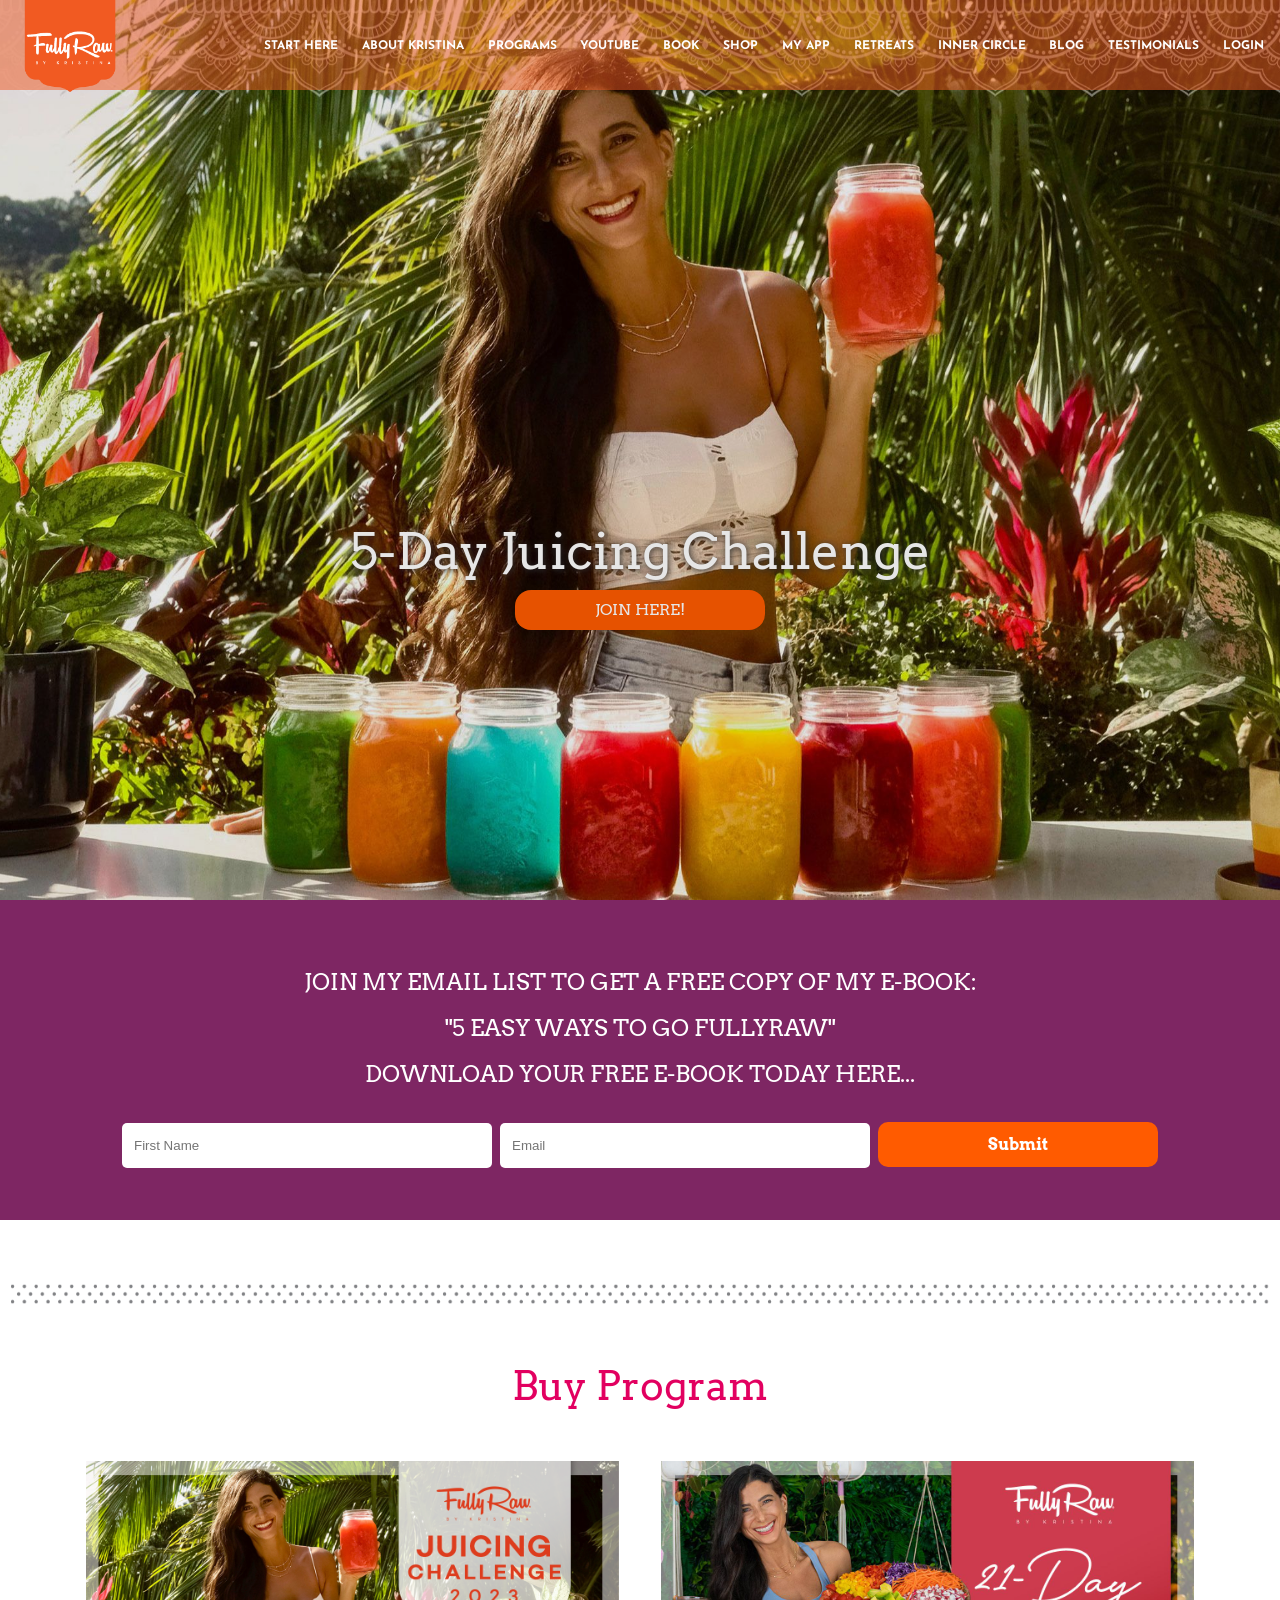
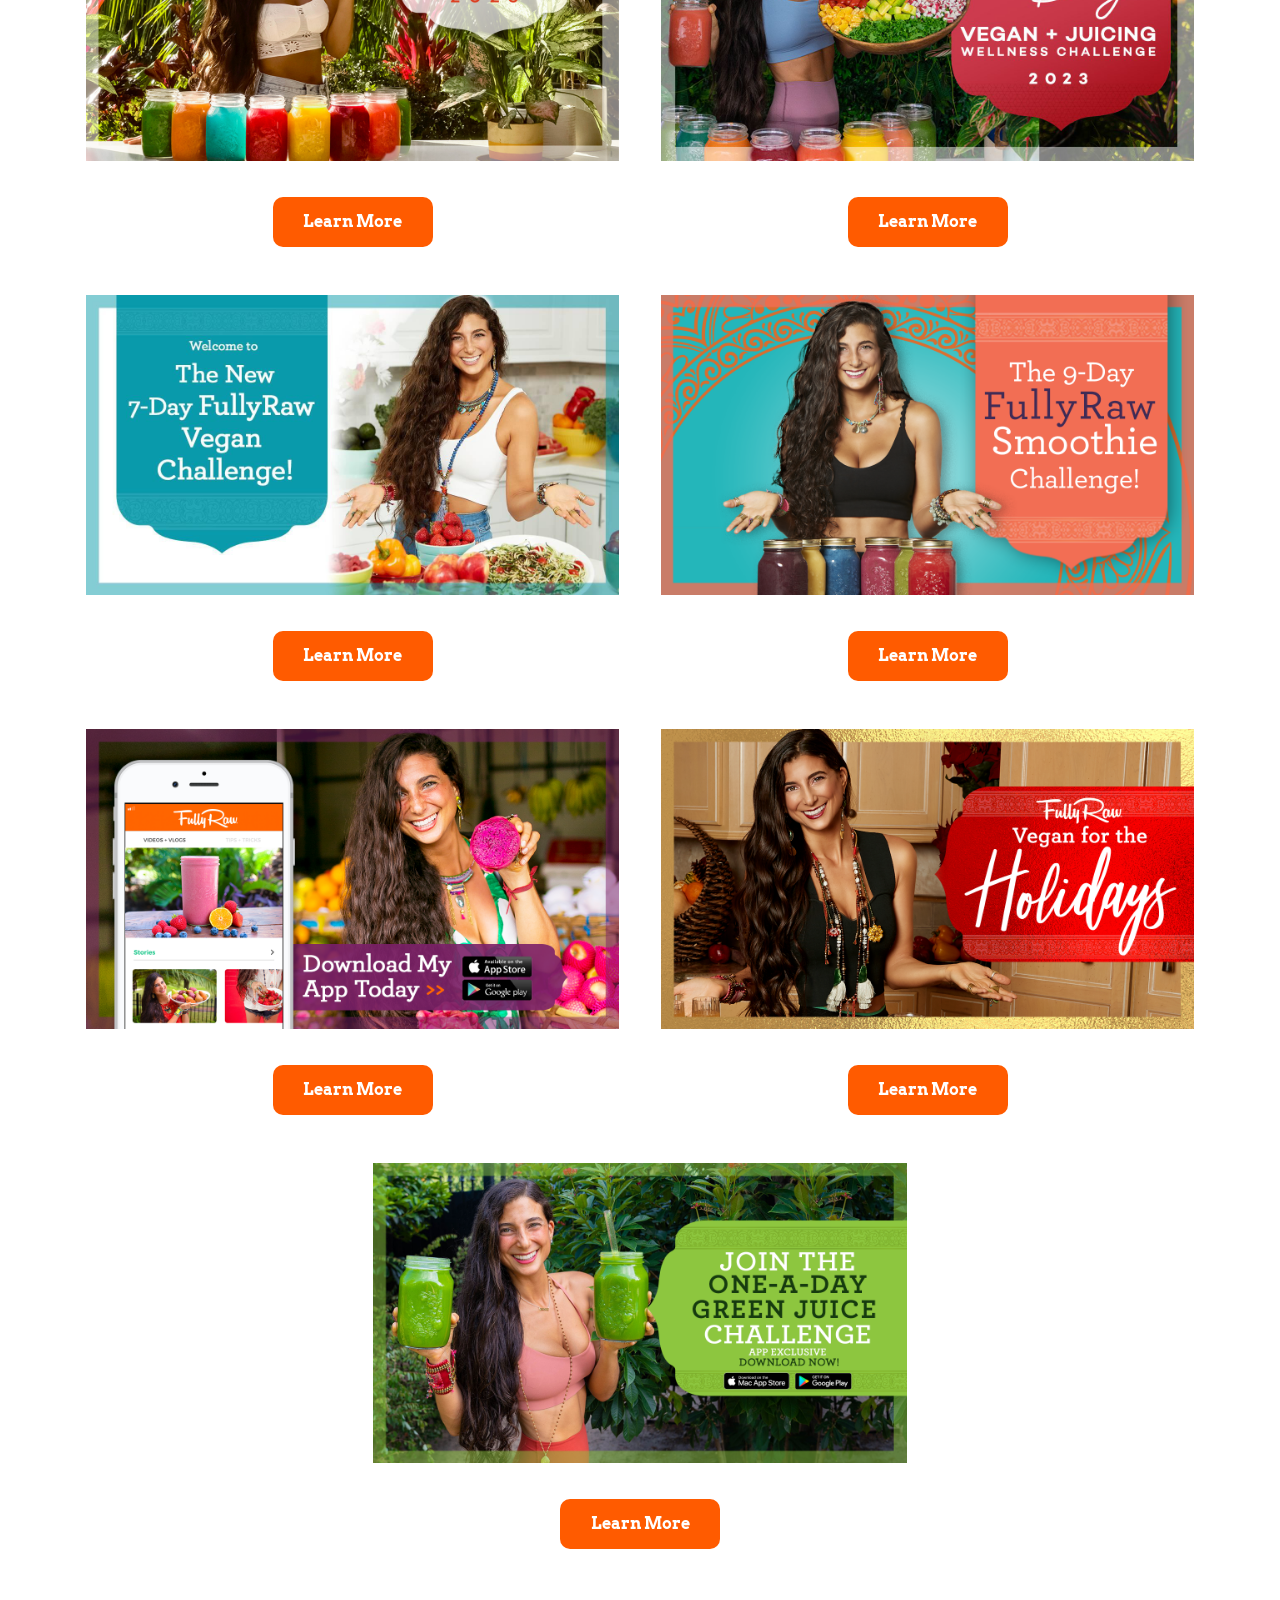
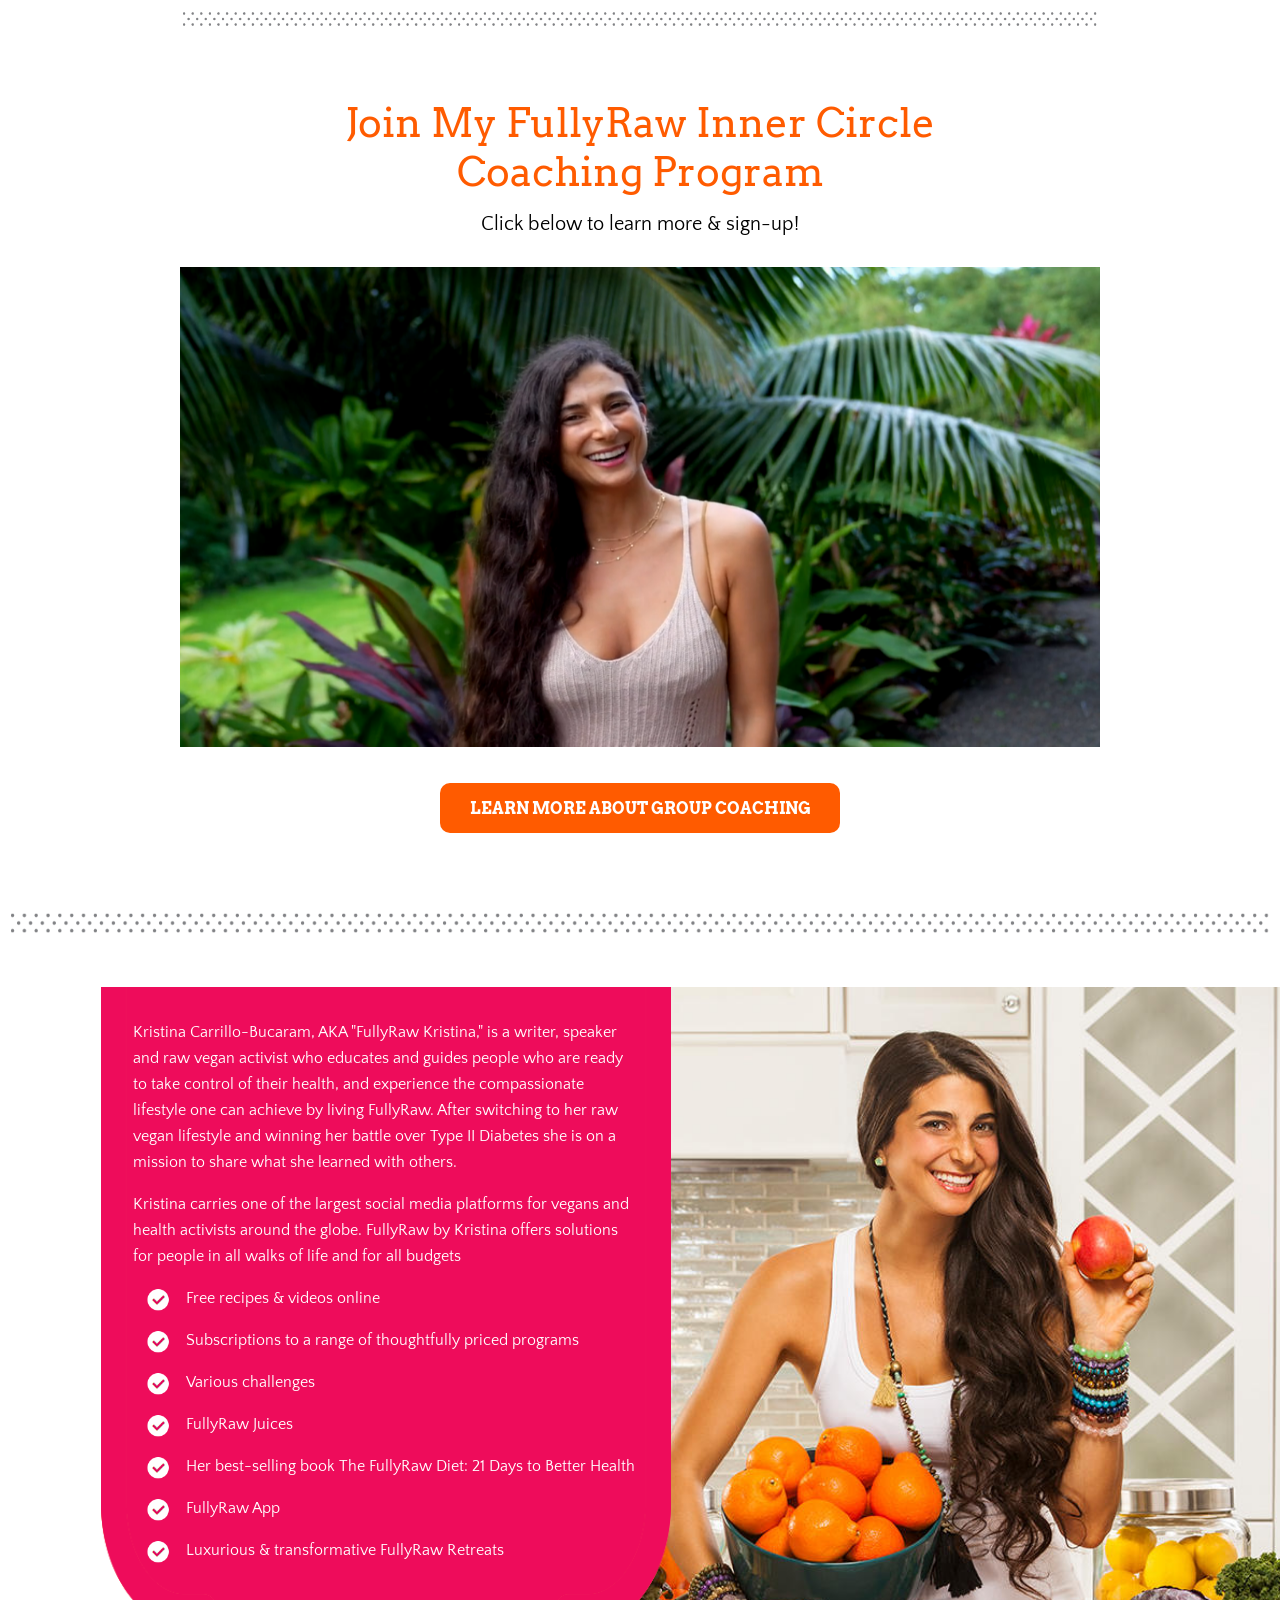
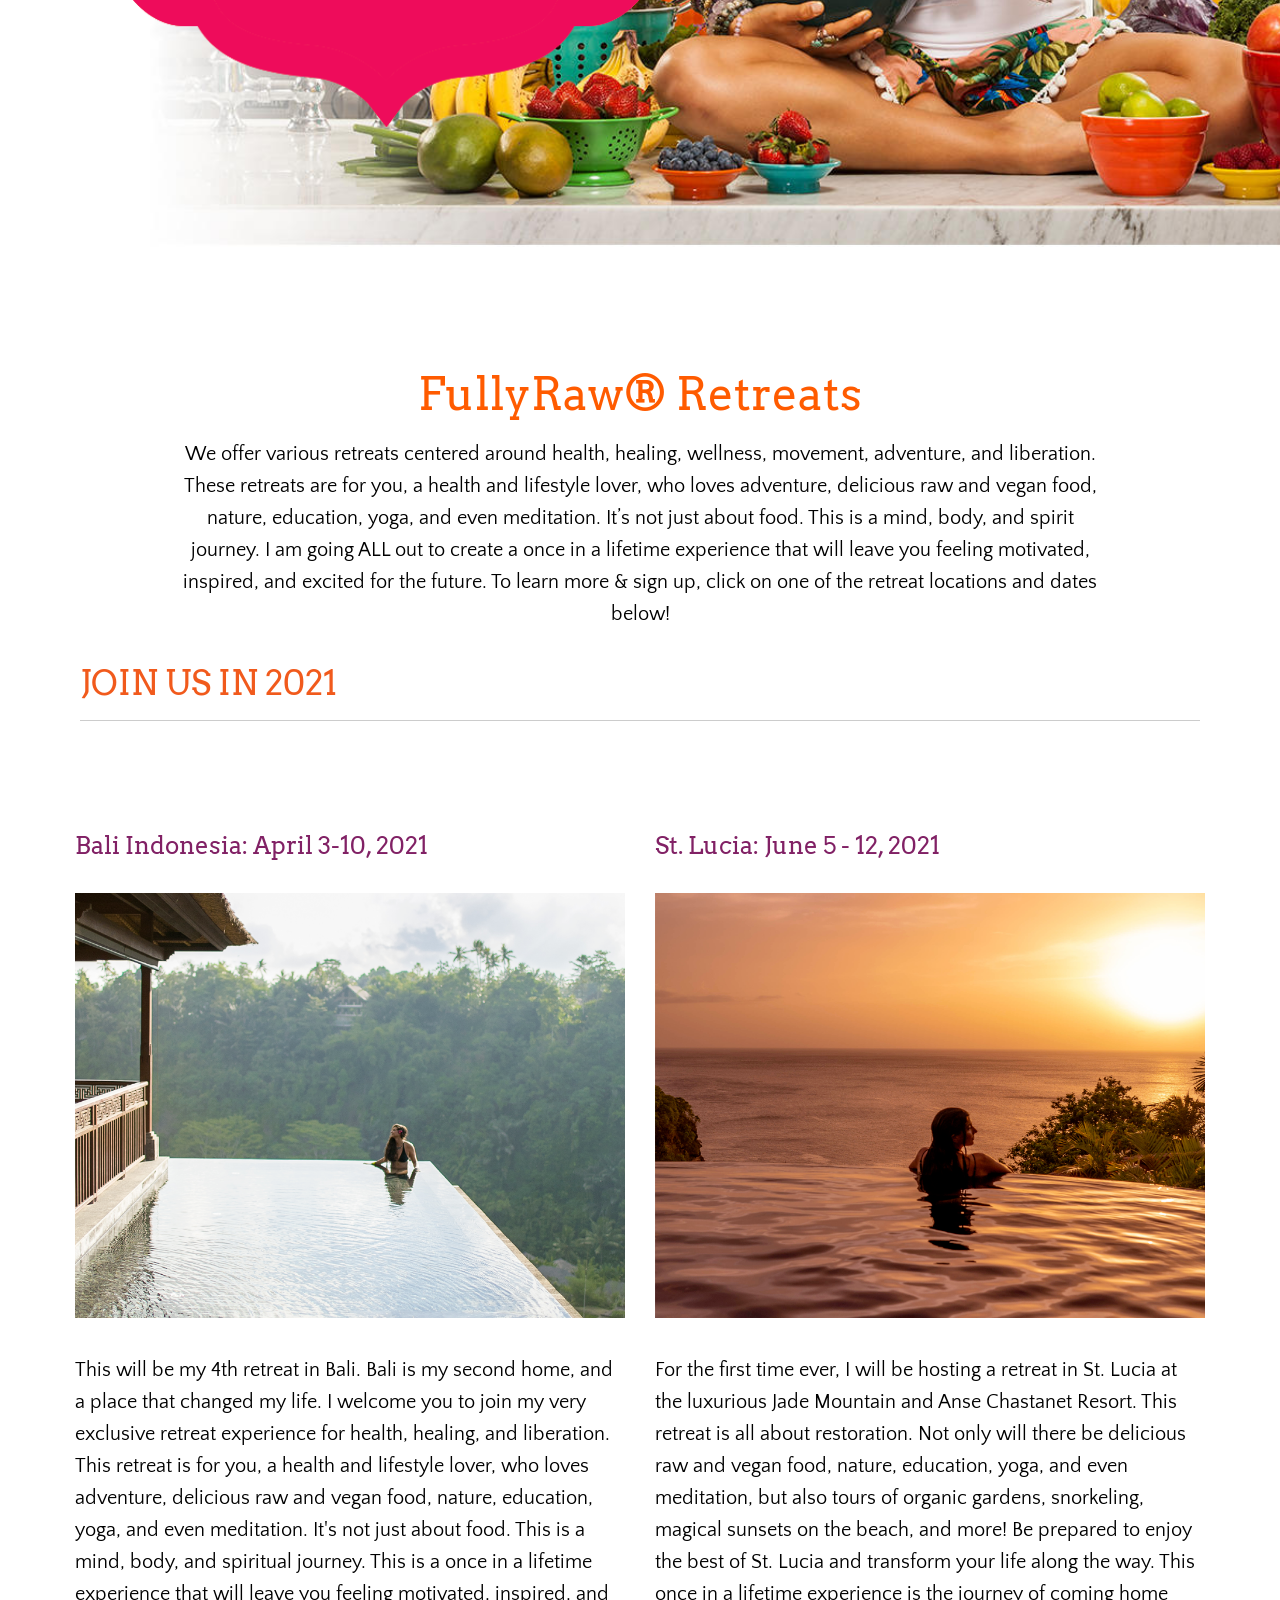
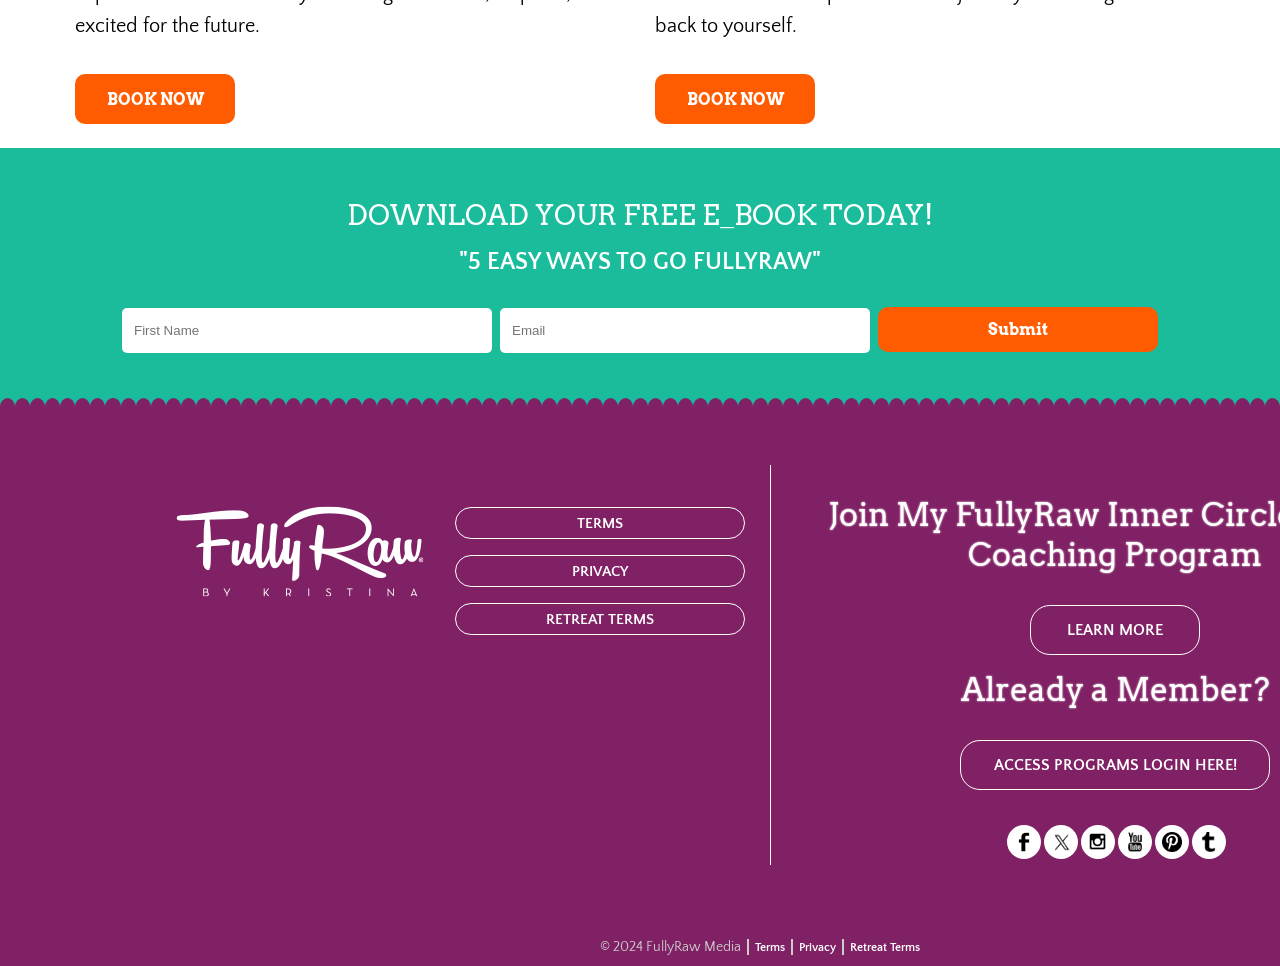
<file: Month 1/FullyRaw/index.html>
<!DOCTYPE html>
<html lang="en">

<head>
    <meta charset="UTF-8">
    <meta name="viewport" content="width=device-width, initial-scale=1.0">
    <title>FullyRaw by Kristina: Raw Vegan Recipes, Retreats & Online Programs</title>
    <link rel="stylesheet" href="./mainstyle.css">
    <link rel="icon" type="image" href="./img/favicon.png">
</head>

<body>
    <header>
        <img class="site_logo" src="./img/9cGwDZRRi4lfOuGD2ogo_preview-full-FullyRaw-logo-with-emblishment.webp"
            alt="kajabi-cdn">
        <nav>
            <ul class="header-ul">
                <li><a href="./index.html">START HERE</a></li>
                <li><a href="./aboutkristina.html">ABOUT KRISTINA</a></li>
                <li><a href="./programs.html">PROGRAMS</a></li>
                <li><a href="https://www.youtube.com/user/FullyRawKristina">YOUTUBE</a></li>
                <li><a href="./book.html">BOOK</a></li>
                <li><a href="./shop.html">SHOP</a></li>
                <li><a href="https://www.fullyraw.com/app?">MY APP</a></li>
                <li><a href="https://www.fullyraw.com/kristina-retreat">RETREATS</a></li>
                <li><a href="https://innercircle.fullyraw.com/fully-raw-inner-circle-july-2023">INNER CIRCLE</a></li>
                <li><a href="https://www.fullyraw.com/blog">BLOG</a></li>
                <li><a href="https://www.fullyraw.com/testimonials">TESTIMONIALS</a></li>
                <li><a href="https://www.fullyraw.com/login">LOGIN</a></li>
            </ul>
        </nav>
    </header>
    <main>
        <div class="img-container">
            <div class="title-button-container">
                <h1>5-Day Juicing Challenge</h1>
                <a href="https://challenge.fullyraw.com/21-day-vegan-juicing-wellness-challenge-2023"><button>JOIN
                        HERE!</button></a>
            </div>
        </div>
        <div class="free-copy">
            <h3>JOIN MY EMAIL LIST TO GET A FREE COPY OF MY E-BOOK:</h3>
            <h3>"5 EASY WAYS TO GO FULLYRAW"</h3>
            <h3>DOWNLOAD YOUR FREE E-BOOK TODAY HERE...</h3>
            <div class="inputs-container">
                <input type="text" placeholder="First Name">
                <input type="email" placeholder="Email">
                <button class="submit">Submit</button>
            </div>
        </div>
        <section class="advertisment">
            <img src="./img/GegKdh3wTfCAdMJFErwJ_FR_dot-border.webp" alt="GegKdh3wTfCAdMJFErwJ_FR_dot-border"
                class="border">
            <h2>Buy Program</h2>
            <div class="gallery-container">
                <div class="one-row-container">
                    <div class="img-button-container">
                        <a href="https://juicechallenge.fullyraw.com/5-day-juice-challenge-202360030213"><img
                                src="./img/17abc3-6bb5-565f-886-61d6d31a185a_YouTube-thumbnail-Juicing-Challegne-2023-1280x720_2_.webp"
                                alt="17abc3-6bb5-565f-886-61d6d31a185a_YouTube-thumbnail-Juicing-Challegne-2023-1280x720_2_"></a>
                        <a href="https://juicechallenge.fullyraw.com/5-day-juice-challenge-202360030213">
                            <button class="learn-button">Learn More</button></a>
                    </div>
                    <div class="img-button-container">
                        <a href="https://challenge.fullyraw.com/21-day-vegan-juicing-wellness-challenge-2023"><img
                                src="./img/da7a1df-7b68-ac5c-7ea5-24bf14cb2a_YouTube-thumbnail-21Day-Vegan-Juicing-2023-v5-1280x720.jpg"
                                alt="da7a1df-7b68-ac5c-7ea5-24bf14cb2a_YouTube-thumbnail-21Day-Vegan-Juicing-2023-v5-1280x720"></a>
                        <a href="https://challenge.fullyraw.com/21-day-vegan-juicing-wellness-challenge-2023"><button
                                class="learn-button">Learn More</button></a>
                    </div>
                </div>
                <div class="one-row-container">
                    <div class="img-button-container">
                        <a href="https://challenge.fullyraw.com/7-days-fullyraw"><img
                                src="./img/zO81nxH4Q6KwY3Lq4XqS_file.jpg" alt="zO81nxH4Q6KwY3Lq4XqS_file"></a>
                        <a href="https://challenge.fullyraw.com/7-days-fullyraw"><button class="learn-button">Learn
                                More</button></a>
                    </div>
                    <div class="img-button-container">
                        <a href="https://challenge.fullyraw.com/smoothie"><img
                                src="./img/M50aMWQXiHrbrJyjxB7Q_YouTube-thumbnail-9-day-1280x720.webp"
                                alt="M50aMWQXiHrbrJyjxB7Q_YouTube-thumbnail-9-day-1280x720"></a>
                        <a href="https://challenge.fullyraw.com/smoothie"><button class="learn-button">Learn
                                More</button></a>
                    </div>
                </div>
                <div class="one-row-container">
                    <div class="img-button-container">
                        <a href="https://www.fullyraw.com/app"><img
                                src="./img/ryQPbRYQTSCryr69d6RZ_FullyRaw-Kristina-download-my-app-1280x720-8.webp"
                                alt="ryQPbRYQTSCryr69d6RZ_FullyRaw-Kristina-download-my-app-1280x720-8"></a>
                        <a href="https://www.fullyraw.com/app"><button class="learn-button">Learn More</button></a>
                    </div>
                    <div class="img-button-container">
                        <a href="https://ebook.fullyraw.com/vegan-for-the-holidays1"><img
                                src="./img/3i0uZvK3TxmZpKgCV06a_8DSkHaHLSZ2ifxqVx6qg_vegan.webp"
                                alt="3i0uZvK3TxmZpKgCV06a_8DSkHaHLSZ2ifxqVx6qg_vegan"></a>
                        <a href="https://ebook.fullyraw.com/vegan-for-the-holidays1"><button class="learn-button">Learn
                                More</button></a>
                    </div>
                </div>
                <div class="img-button-container">
                    <a href="https://apps.apple.com/us/app/fullyraw-by-kristina/id1351412313"><img
                            src="./img/nkcoA53Ra8rex4x0Nkmg_new.webp" alt="nkcoA53Ra8rex4x0Nkmg_new"></a>
                    <a href="https://apps.apple.com/us/app/fullyraw-by-kristina/id1351412313"><button
                            class="learn-button">Learn More</button></a>
                </div>
            </div>
        </section>
        <section class="video-section">
            <img src="./img/GegKdh3wTfCAdMJFErwJ_FR_dot-border.webp" alt="GegKdh3wTfCAdMJFErwJ_FR_dot-border"
                class="border">
            <h2>Join My FullyRaw Inner Circle Coaching Program</h2>
            <h3>Click below to learn more & sign-up!</h3>
            <a href="https://www.fullyraw.com?wvideo=h2tq0fqmkz"><img
                    src="./img/5ed535f-22f-bcc2-713-3d2d62113b_Screenshot_5_.webp"
                    alt="5ed535f-22f-bcc2-713-3d2d62113b_Screenshot_5_" class="video-thumbnail"></a>
            <a href="https://innercircle.fullyraw.com/fully-raw-inner-circle-july-2023"><button
                    class="learn-more-button">LEARN MORE ABOUT GROUP COACHING</button></a>
        </section>
        <img src="./img/GegKdh3wTfCAdMJFErwJ_FR_dot-border.webp" alt="GegKdh3wTfCAdMJFErwJ_FR_dot-border"
            class="border">
        <section class="madarin">
            <div class="kristina-mandarin-container">
                <div class="vardisferi-container">
                    <p>Kristina Carrillo-Bucaram, AKA "FullyRaw Kristina," is a writer, speaker and raw vegan activist
                        who educates and guides people who are ready to take control of their health, and experience the
                        compassionate lifestyle one can achieve by living FullyRaw. After switching to her raw vegan
                        lifestyle and winning her battle over Type II Diabetes she is on a mission to share what she
                        learned with others.</p>
                    <p>Kristina carries one of the largest social media platforms for vegans and health activists around
                        the globe. FullyRaw by Kristina offers solutions for people in all walks of life and for all
                        budgets</p>
                    <ul>
                        <li><img src="./img/style-list.png" alt="style-list" class="style-list">Free recipes & videos
                            online</li>
                        <li><img src="./img/style-list.png" alt="style-list" class="style-list">Subscriptions to a range
                            of thoughtfully priced programs</li>
                        <li><img src="./img/style-list.png" alt="style-list" class="style-list">Various challenges</li>
                        <li><img src="./img/style-list.png" alt="style-list" class="style-list">FullyRaw Juices</li>
                        <li><img src="./img/style-list.png" alt="style-list" class="style-list">Her best-selling book
                            The FullyRaw Diet: 21 Days to Better Health</li>
                        <li><img src="./img/style-list.png" alt="style-list" class="style-list">FullyRaw App</li>
                        <li><img src="./img/style-list.png" alt="style-list" class="style-list">Luxurious &
                            transformative FullyRaw Retreats</li>
                    </ul>
                </div>
            </div>
        </section>
        <section class="retreats">
            <div class="retreats-text-container">
                <h2>FullyRaw® Retreats</h2>
                <p>We offer various retreats centered around health, healing, wellness, movement, adventure, and
                    liberation. These retreats are for you, a health and lifestyle lover, who loves adventure, delicious
                    raw and vegan food, nature, education, yoga, and even meditation. It’s not just about food. This is
                    a mind, body, and spirit journey. I am going ALL out to create a once in a lifetime experience that
                    will leave you feeling motivated, inspired, and excited for the future. To learn more & sign up,
                    click on one of the retreat locations and dates below!</p>
            </div>
            <div class="line-container">
                <h3>JOIN US IN 2021</h3>
                <div class="main-line"></div>
            </div>
        </section>
        <section class="bookings">
            <div class="bali">
                <h4>Bali Indonesia: April 3-10, 2021</h4>
                <a href="https://www.fullyraw.com/bali-retreat-april-2021"><img
                        src="./img/wxUJG9JVSMKvAmwD9d4L_3HW8AJqfSXGjeZQpM1AU_bali.webp"
                        alt="wxUJG9JVSMKvAmwD9d4L_3HW8AJqfSXGjeZQpM1AU_bali"></a>
                <p>This will be my 4th retreat in Bali. Bali is my second home, and a place that changed my life. I
                    welcome you to join my very exclusive retreat experience for health, healing, and liberation. This
                    retreat is for you, a health and lifestyle lover, who loves adventure, delicious raw and vegan food,
                    nature, education, yoga, and even meditation. It's not just about food. This is a mind, body, and
                    spiritual journey. This is a once in a lifetime experience that will leave you feeling motivated,
                    inspired, and excited for the future.</p>
                <a href="https://www.fullyraw.com/bali-retreat-april-2021"><button class="book-button">BOOK
                        NOW</button></a>
            </div>
            <div class="lucia">
                <h4>St. Lucia: June 5 - 12, 2021</h4>
                <a href="https://www.fullyraw.com/st-lucia-retreat-june-2020"><img
                        src="./img/HYoArfrxTFyyKeMdYA1z_tEzGLumFRlKPcJNS8vTw_lucia.webp"
                        alt="HYoArfrxTFyyKeMdYA1z_tEzGLumFRlKPcJNS8vTw_lucia"></a>
                <p>For the first time ever, I will be hosting a retreat in St. Lucia at the luxurious Jade Mountain and
                    Anse Chastanet Resort. This retreat is all about restoration. Not only will there be delicious raw
                    and vegan food, nature, education, yoga, and even meditation, but also tours of organic gardens,
                    snorkeling, magical sunsets on the beach, and more! Be prepared to enjoy the best of St. Lucia and
                    transform your life along the way. This once in a lifetime experience is the journey of coming home
                    back to yourself.</p>
                <a href="https://www.fullyraw.com/st-lucia-retreat-june-2020"><button class="book-button">BOOK
                        NOW</button></a>
            </div>
        </section>
        <div class="book-download">
            <h2>DOWNLOAD YOUR FREE E_BOOK TODAY!</h2>
            <h3>"5 EASY WAYS TO GO FULLYRAW"</h3>
            <div class="inputs-container">
                <input type="text" placeholder="First Name">
                <input type="email" placeholder="Email">
                <button class="submit">Submit</button>
            </div>
        </div>
    </main>
    <div class="footer-circle-line">
        <div class="circle"></div>
        <div class="circle"></div>
        <div class="circle"></div>
        <div class="circle"></div>
        <div class="circle"></div>
        <div class="circle"></div>
        <div class="circle"></div>
        <div class="circle"></div>
        <div class="circle"></div>
        <div class="circle"></div>
        <div class="circle"></div>
        <div class="circle"></div>
        <div class="circle"></div>
        <div class="circle"></div>
        <div class="circle"></div>
        <div class="circle"></div>
        <div class="circle"></div>
        <div class="circle"></div>
        <div class="circle"></div>
        <div class="circle"></div>
        <div class="circle"></div>
        <div class="circle"></div>
        <div class="circle"></div>
        <div class="circle"></div>
        <div class="circle"></div>
        <div class="circle"></div>
        <div class="circle"></div>
        <div class="circle"></div>
        <div class="circle"></div>
        <div class="circle"></div>
        <div class="circle"></div>
        <div class="circle"></div>
        <div class="circle"></div>
        <div class="circle"></div>
        <div class="circle"></div>
        <div class="circle"></div>
        <div class="circle"></div>
        <div class="circle"></div>
        <div class="circle"></div>
        <div class="circle"></div>
        <div class="circle"></div>
        <div class="circle"></div>
        <div class="circle"></div>
        <div class="circle"></div>
        <div class="circle"></div>
        <div class="circle"></div>
        <div class="circle"></div>
        <div class="circle"></div>
        <div class="circle"></div>
        <div class="circle"></div>
        <div class="circle"></div>
        <div class="circle"></div>
        <div class="circle"></div>
        <div class="circle"></div>
        <div class="circle"></div>
        <div class="circle"></div>
        <div class="circle"></div>
        <div class="circle"></div>
        <div class="circle"></div>
        <div class="circle"></div>
        <div class="circle"></div>
        <div class="circle"></div>
        <div class="circle"></div>
        <div class="circle"></div>
        <div class="circle"></div>
        <div class="circle"></div>
        <div class="circle"></div>
        <div class="circle"></div>
        <div class="circle"></div>
        <div class="circle"></div>
        <div class="circle"></div>
        <div class="circle"></div>
        <div class="circle"></div>
        <div class="circle"></div>
        <div class="circle"></div>
        <div class="circle"></div>
        <div class="circle"></div>
        <div class="circle"></div>
        <div class="circle"></div>
        <div class="circle"></div>
        <div class="circle"></div>
        <div class="circle"></div>
        <div class="circle"></div>
        <div class="circle"></div>
        <div class="circle"></div>
    </div>
    <footer>
        <img class="FullyRaw-logo" src="./img/YdxyAXrQuKUqsffXF23f_fullyraw-kristina-whitelogo.webp"
            alt="fullyraw-logo">
        <div class="buttons">
            <a href="https://www.fullyraw.com/pages/terms"><button>TERMS</button></a>
            <a href="https://www.fullyraw.com/pages/privacy-policy"><button>PRIVACY</button></a>
            <a href="https://www.fullyraw.com/pages/retreat-terms-and-conditions"><button>RETREAT TERMS</button></a>
        </div>
        <div class="footer-line"></div>
        <div class="footer-right-part">
            <h1 style="text-align: center;">Join My FullyRaw Inner Circle Group Coaching Program</h1>
            <a href="https://challenge.fullyraw.com/coaching"><button class="first-button">LEARN
                    MORE</button></a>
            <h1>Already a Member?</h1>
            <a href="https://fullyraw.mykajabi.com/login"><button class="second-button">ACCESS PROGRAMS LOGIN
                    HERE!</button></a>
            <div class="socials">
                <a href="https://www.facebook.com/FullyRawKristina">
                    <div><img class="fb" src="./img/jcx6e6Egi.png" alt="FB"></div>
                </a>
                <a href="https://x.com/FullyRaw">
                    <div><img class="x" src="./img/image-removebg-preview.png" alt="X"></div>
                </a>
                <a href="https://www.instagram.com/fullyrawkristina/">
                    <div><img class="ig" src="./img/instagram-icon-pictures-7.jpg" alt="IG"></div>
                </a>
                <a href="https://www.youtube.com/user/FullyRawKristina">
                    <div><img class="yt" src="./img/image-removebg-preview (1).png" alt="YT"></div>
                </a>
                <a href="https://www.pinterest.com/fullyrawk/">
                    <div><img class="p" src="./img/image-removebg-preview (2).png" alt="Pin"></div>
                </a>
                <a href="https://fullyrawkristina.tumblr.com/">
                    <div><img class="tum" src="./img/image-removebg-preview (3).png" alt="tum"></div>
                </a>
            </div>
        </div>
        <div class="copyright">
            <h5 class="c">© 2024 FullyRaw Media</h5>
            <a href="https://www.fullyraw.com/fully-raw-programs">
                <h5>Terms</h5>
            </a>
            <a href="https://www.fullyraw.com/pages/privacy-policy">
                <h5>Privacy</h5>
            </a>
            <a href="https://www.fullyraw.com/pages/retreat-terms-and-conditions">
                <h5>Retreat Terms</h5>
            </a>
        </div>
    </footer>
</body>

</html>
</file>
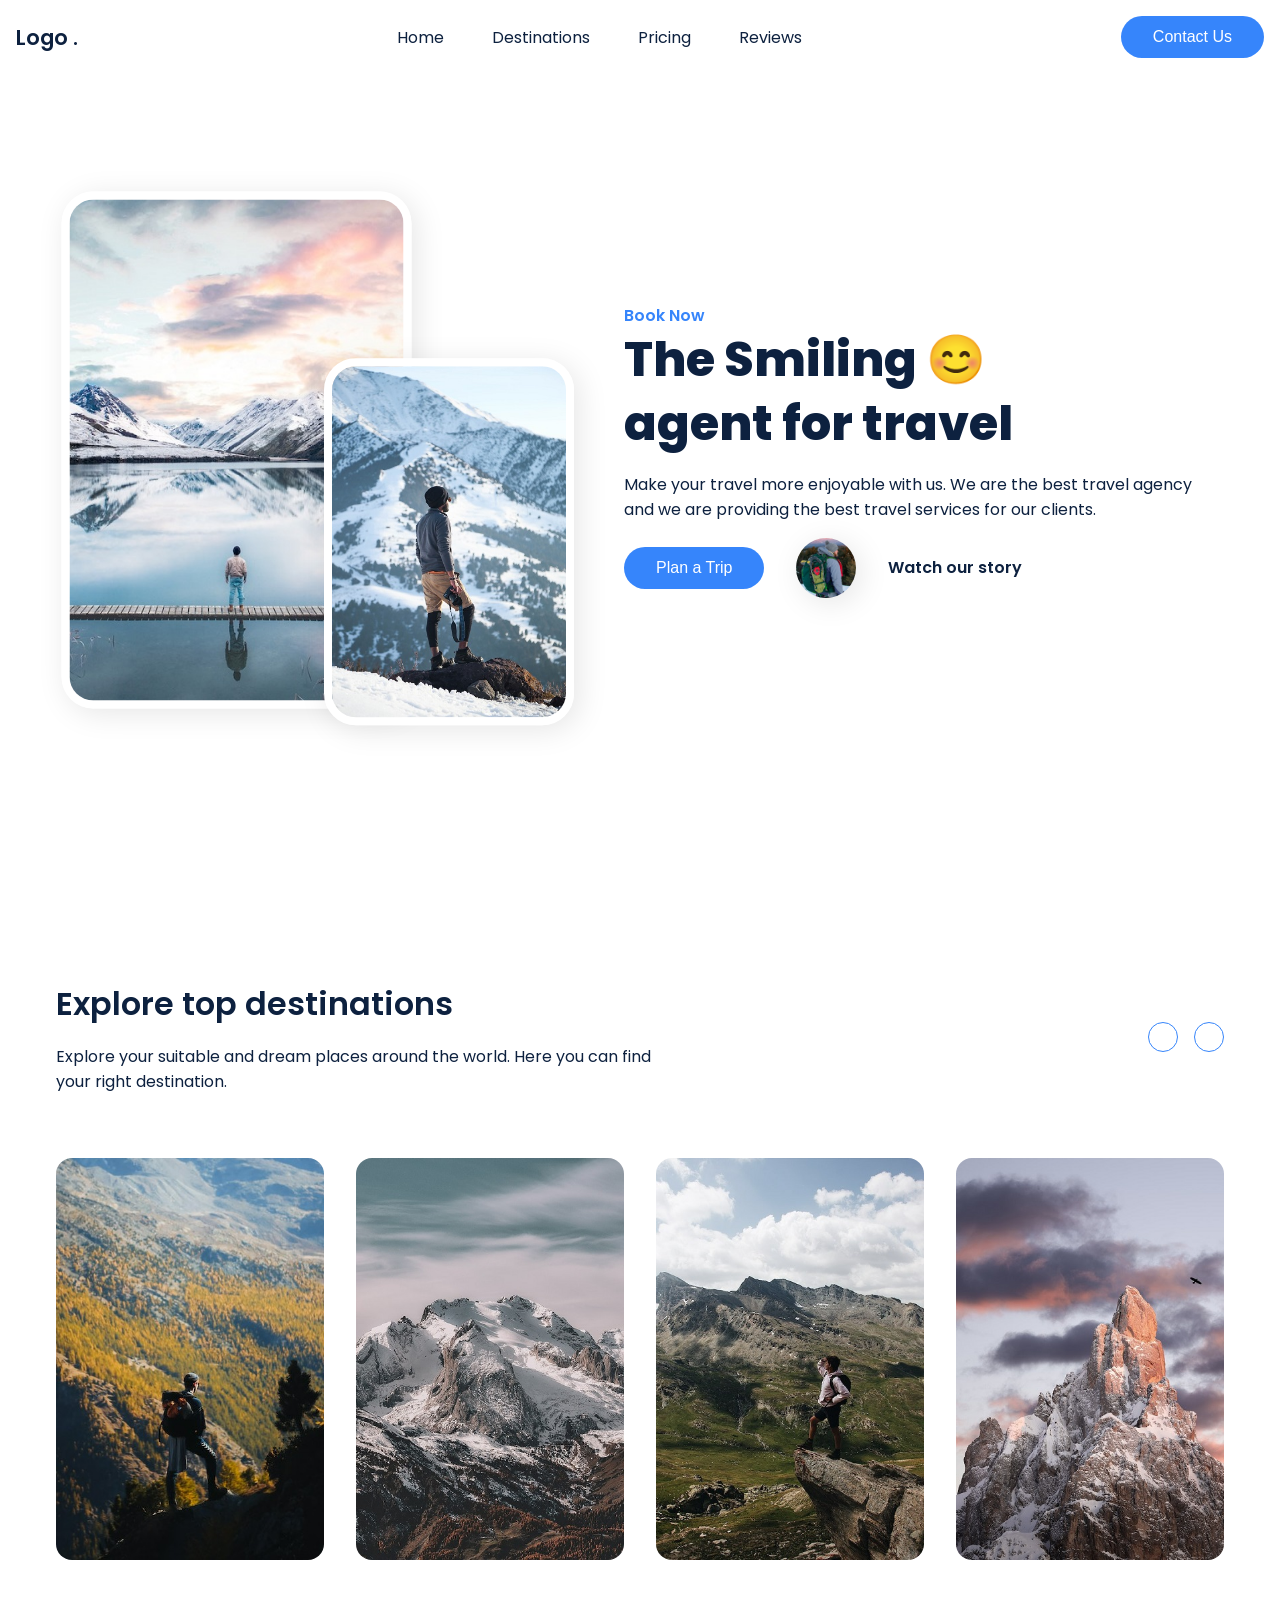
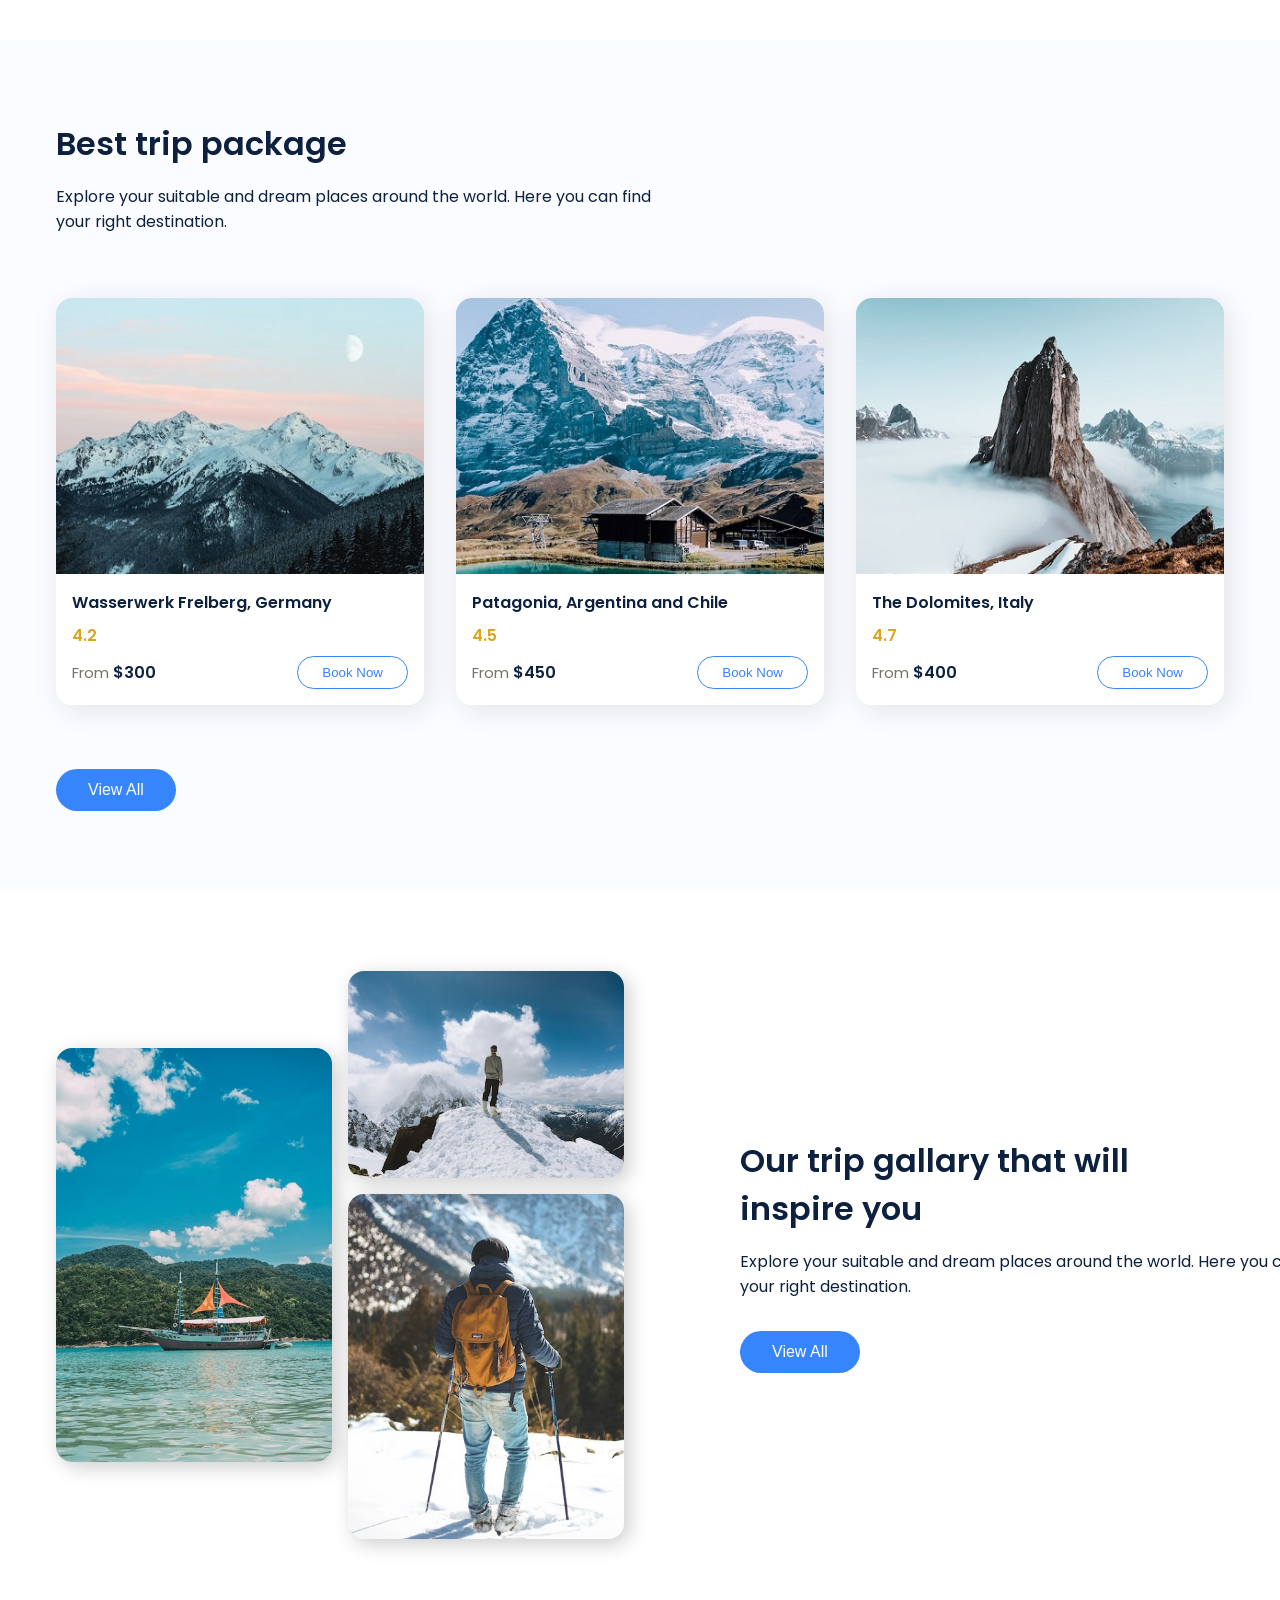
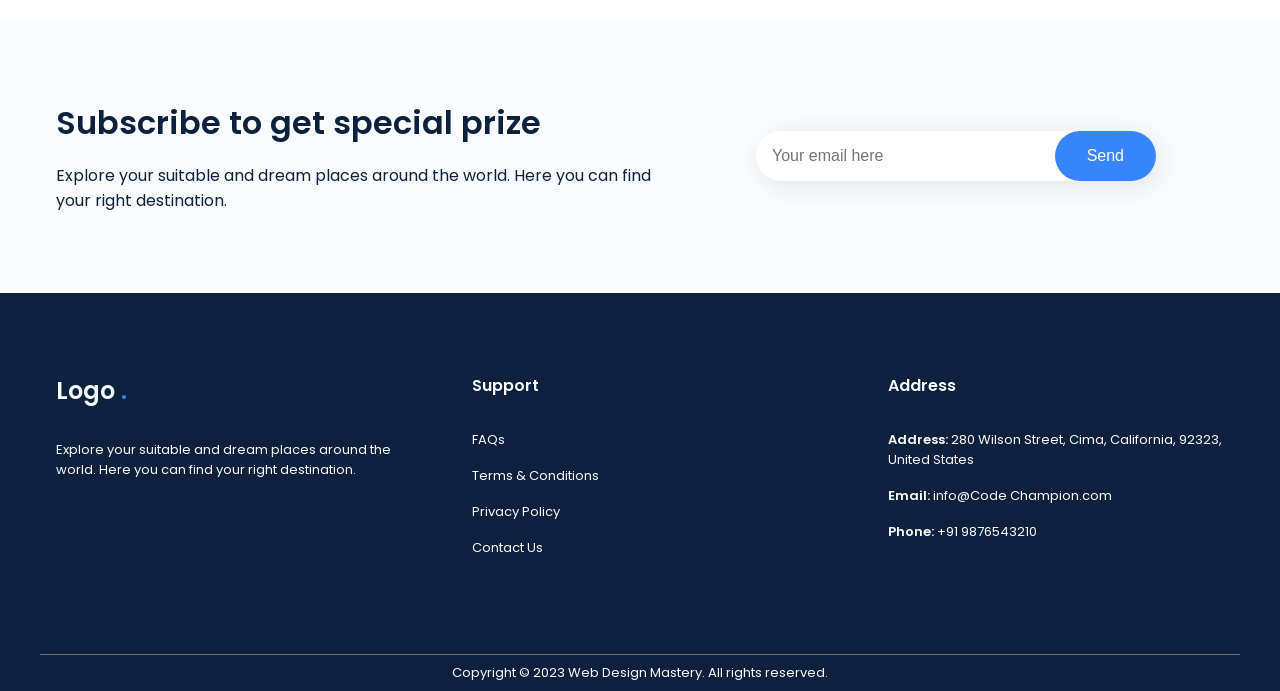
<file: Month 1/Travel Website/index.html>
<!DOCTYPE html>
<html lang="en">

<head>
  <meta charset="UTF-8" />
  <meta name="viewport" content="width=device-width, initial-scale=1.0" />
  <link rel="stylesheet" href="./style.css" />
  <title>Travel website</title>
</head>

<body>
  <header>
    <nav>
      <div class="nav-logo">Logo .</div>
      <ul class="nav-links">
        <li class="link"><a href="#">Home</a></li>
        <li class="link"><a href="#">Destinations</a></li>
        <li class="link"><a href="#">Pricing</a></li>
        <li class="link"><a href="#">Reviews</a></li>
      </ul>
      <button class="btn">Contact Us</button>
    </nav>
  </header>
  <div class="section-container header-container">
    <div class="header-image">
      <img src="./img/header-1.jpg" alt="header" />
      <img src="./img/header-2.jpg" alt="header" />
    </div>
    <div class="header-content">
      <div>
        <p class="sub-header">Book Now</p>
        <h1>The Smiling 😊<br />agent for travel</h1>
        <p class="section-subtitle">
          Make your travel more enjoyable with us. We are the best travel
          agency and we are providing the best travel services for our
          clients.
        </p>
        <div class="action-btns">
          <button class="btn">Plan a Trip</button>
          <div class="story">
            <div class="video-image">
              <img src="./img/story.jpg" alt="story" />
            </div>
            <span>Watch our story</span>
          </div>
        </div>
      </div>
    </div>
  </div>
  <section class="section-container destination-container">
    <div class="section-header">
      <div>
        <h2 class="section-title">Explore top destinations</h2>
        <p class="section-subtitle">
          Explore your suitable and dream places around the world. Here you
          can find your right destination.
        </p>
      </div>
      <div class="destination-nav">
        <span></span>
        <span></span>
      </div>
    </div>
    <div class="destination-grid">
      <div class="destination-card">
        <img src="./img/destination-1.jpg" alt="destination" />
        <div class="destination-details">
          <p class="destination-title">Banff</p>
          <p class="destination-subtitle">Canada</p>
        </div>
      </div>
      <div class="destination-card">
        <img src="./img/destination-2.jpg" alt="destination" />
        <div class="destination-details">
          <p class="destination-title">Machu Picchu</p>
          <p class="destination-subtitle">Peru</p>
        </div>
      </div>
      <div class="destination-card">
        <img src="./img/destination-3.jpg" alt="destination" />
        <div class="destination-details">
          <p class="destination-title">Lauterbrunnen</p>
          <p class="destination-subtitle">Switzerland</p>
        </div>
      </div>
      <div class="destination-card">
        <img src="./img/destination-4.jpg" alt="destination" />
        <div class="destination-details">
          <p class="destination-title">Zhangjiajie</p>
          <p class="destination-subtitle">China</p>
        </div>
      </div>
    </div>
  </section>
  <section class="trip">
    <div class="section-container trip-container">
      <h2 class="section-title">Best trip package</h2>
      <p class="section-subtitle">
        Explore your suitable and dream places around the world. Here you can
        find your right destination.
      </p>
      <div class="trip-grid">
        <div class="trip-card">
          <img src="./img/trip-1.jpg" alt="trip" />
          <div class="trip-details">
            <p>Wasserwerk Frelberg, Germany</p>
            <div class="rating">4.2</div>
            <div class="booking-price">
              <div class="price"><span>From</span> $300</div>
              <button class="book-now">Book Now</button>
            </div>
          </div>
        </div>
        <div class="trip-card">
          <img src="./img/trip-2.jpg" alt="trip" />
          <div class="trip-details">
            <p>Patagonia, Argentina and Chile</p>
            <div class="rating"> 4.5</div>
            <div class="booking-price">
              <div class="price"><span>From</span> $450</div>
              <button class="book-now">Book Now</button>
            </div>
          </div>
        </div>
        <div class="trip-card">
          <img src="./img/trip-3.jpg" alt="trip" />
          <div class="trip-details">
            <p>The Dolomites, Italy</p>
            <div class="rating">4.7</div>
            <div class="booking-price">
              <div class="price"><span>From</span> $400</div>
              <button class="book-now">Book Now</button>
            </div>
          </div>
        </div>
      </div>
      <div class="view-all">
        <button class="btn">View All</button>
      </div>
    </div>
  </section>
  <section class="gallery">
    <div class="section-container gallery-container">
      <div class="image-gallery">
        <div class="gallery-col">
          <img src="./img/gallery-1.jpg" alt="gallery" />
        </div>
        <div class="gallery-col">
          <img src="./img/gallery-2.jpg" alt="gallery" />
          <img src="./img/gallery-3.jpg" alt="gallery" />
        </div>
      </div>
      <div class="gallery-content">
        <div>
          <h2 class="section-title">
            Our trip gallary that will inspire you
          </h2>
          <p class="section-subtitle">
            Explore your suitable and dream places around the world. Here you
            can find your right destination.
          </p>
          <button class="btn">View All</button>
        </div>
      </div>
    </div>
  </section>
  <section class="subscribe">
    <div class="section-container subscribe-container">
      <div class="subscribe-content">
        <h2 class="section-title">Subscribe to get special prize</h2>
        <p class="section-subtitle">
          Explore your suitable and dream places around the world. Here you
          can find your right destination.
        </p>
      </div>
      <div class="subscribe-form">
        <form>
          <input type="email" placeholder="Your email here" />
          <button class="btn" type="submit">Send</button>
        </form>
      </div>
    </div>
  </section>
  <footer class="footer">
    <div class="section-container footer-container">
      <div class="footer-col">
        <h3>Logo <span>.</span></h3>
        <p>
          Explore your suitable and dream places around the world. Here you
          can find your right destination.
        </p>
      </div>
      <div class="footer-col">
        <h4>Support</h4>
        <p>FAQs</p>
        <p>Terms & Conditions</p>
        <p>Privacy Policy</p>
        <p>Contact Us</p>
      </div>
      <div class="footer-col">
        <h4>Address</h4>
        <p>
          <span>Address:</span> 280 Wilson Street, Cima, California, 92323,
          United States
        </p>
        <p><span>Email:</span> info@Code Champion.com</p>
        <p><span>Phone:</span> +91 9876543210</p>
      </div>
    </div>
    <div class="footer-bar">
      Copyright © 2023 Web Design Mastery. All rights reserved.
    </div>
  </footer>
</body>

</html>
</file>
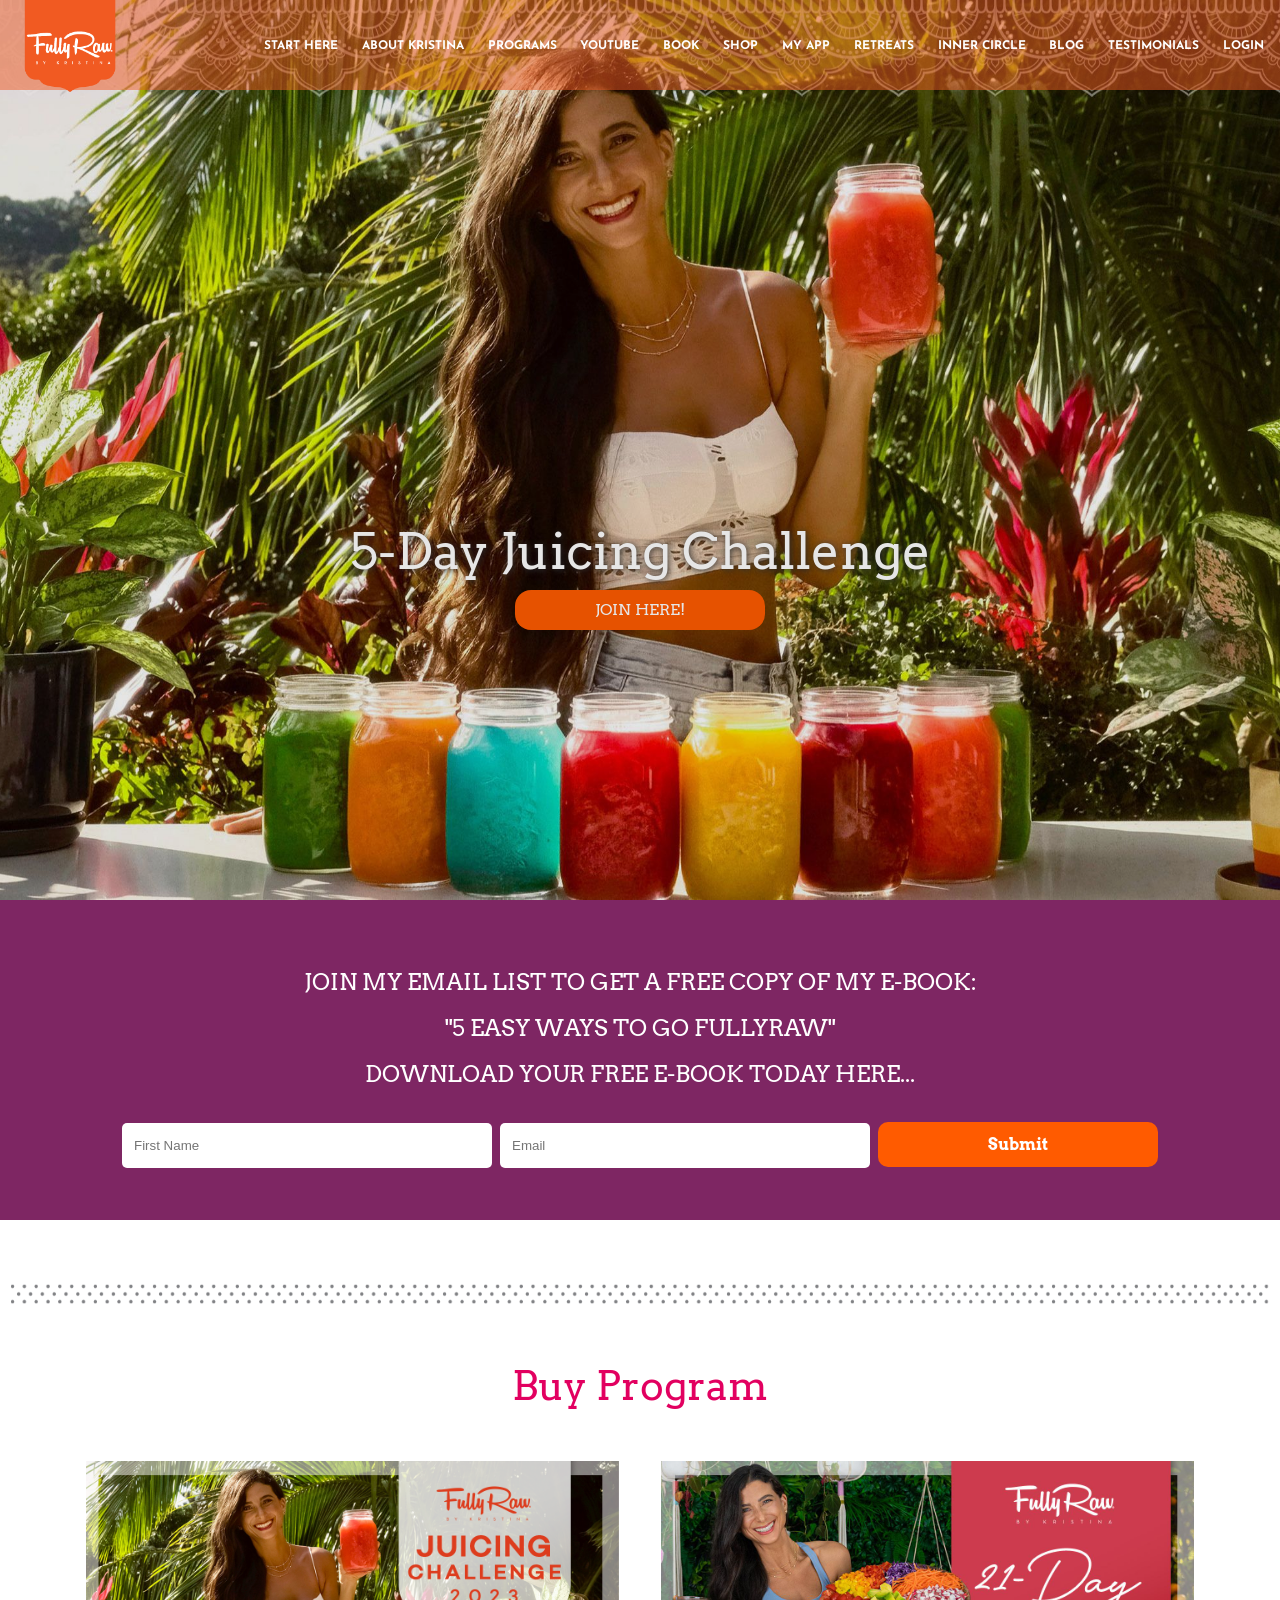
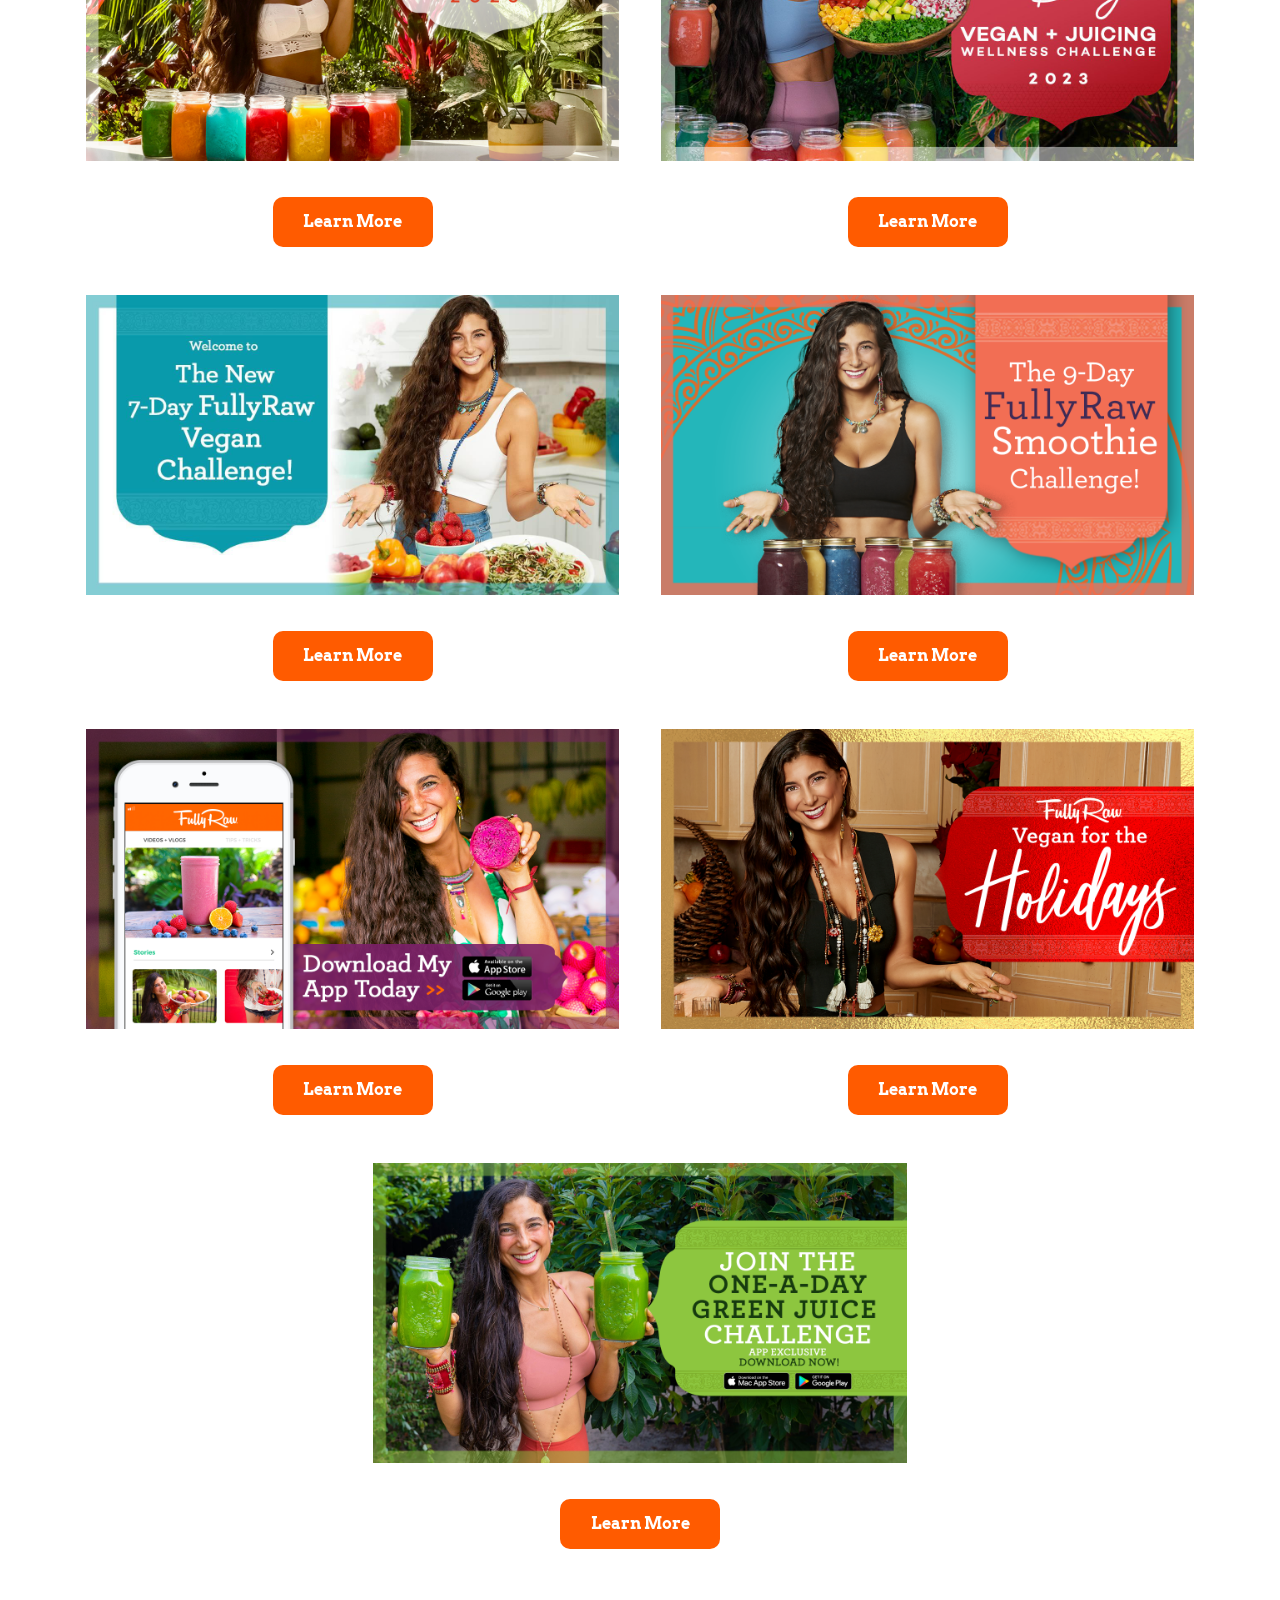
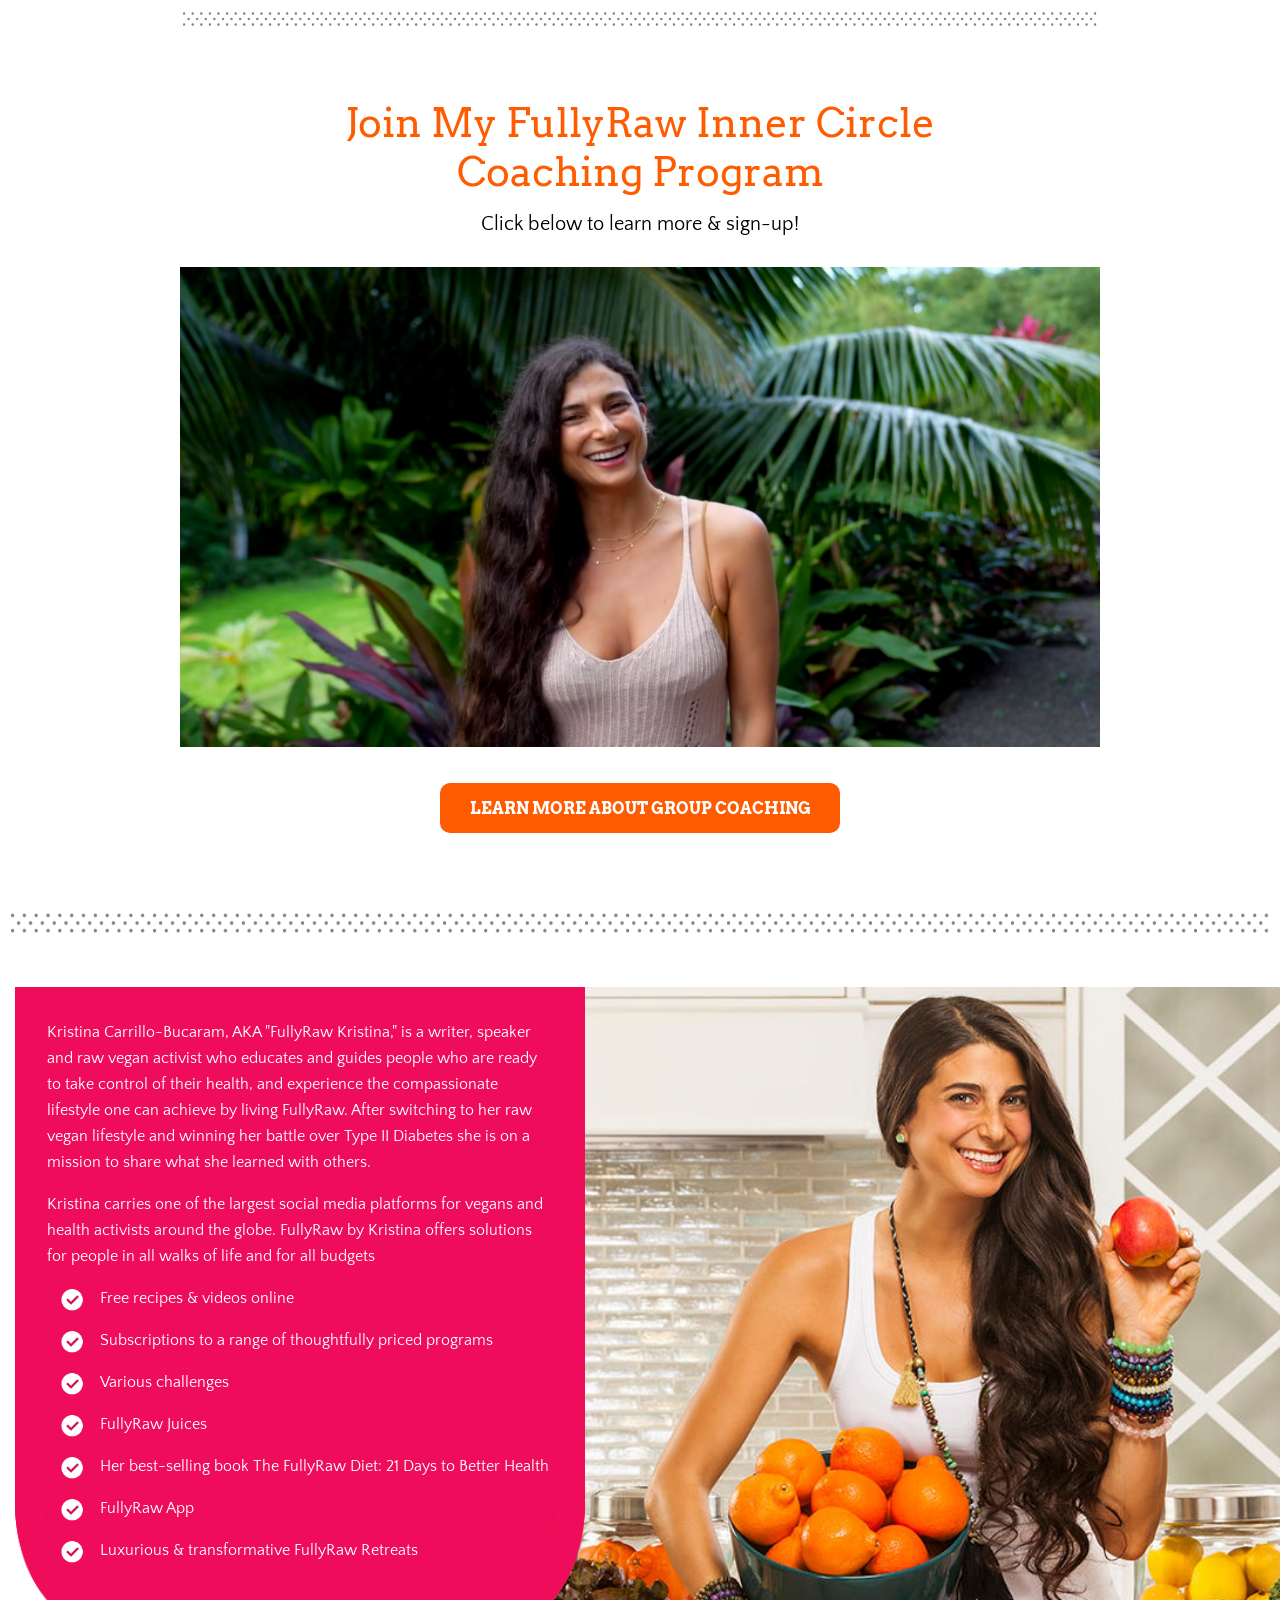
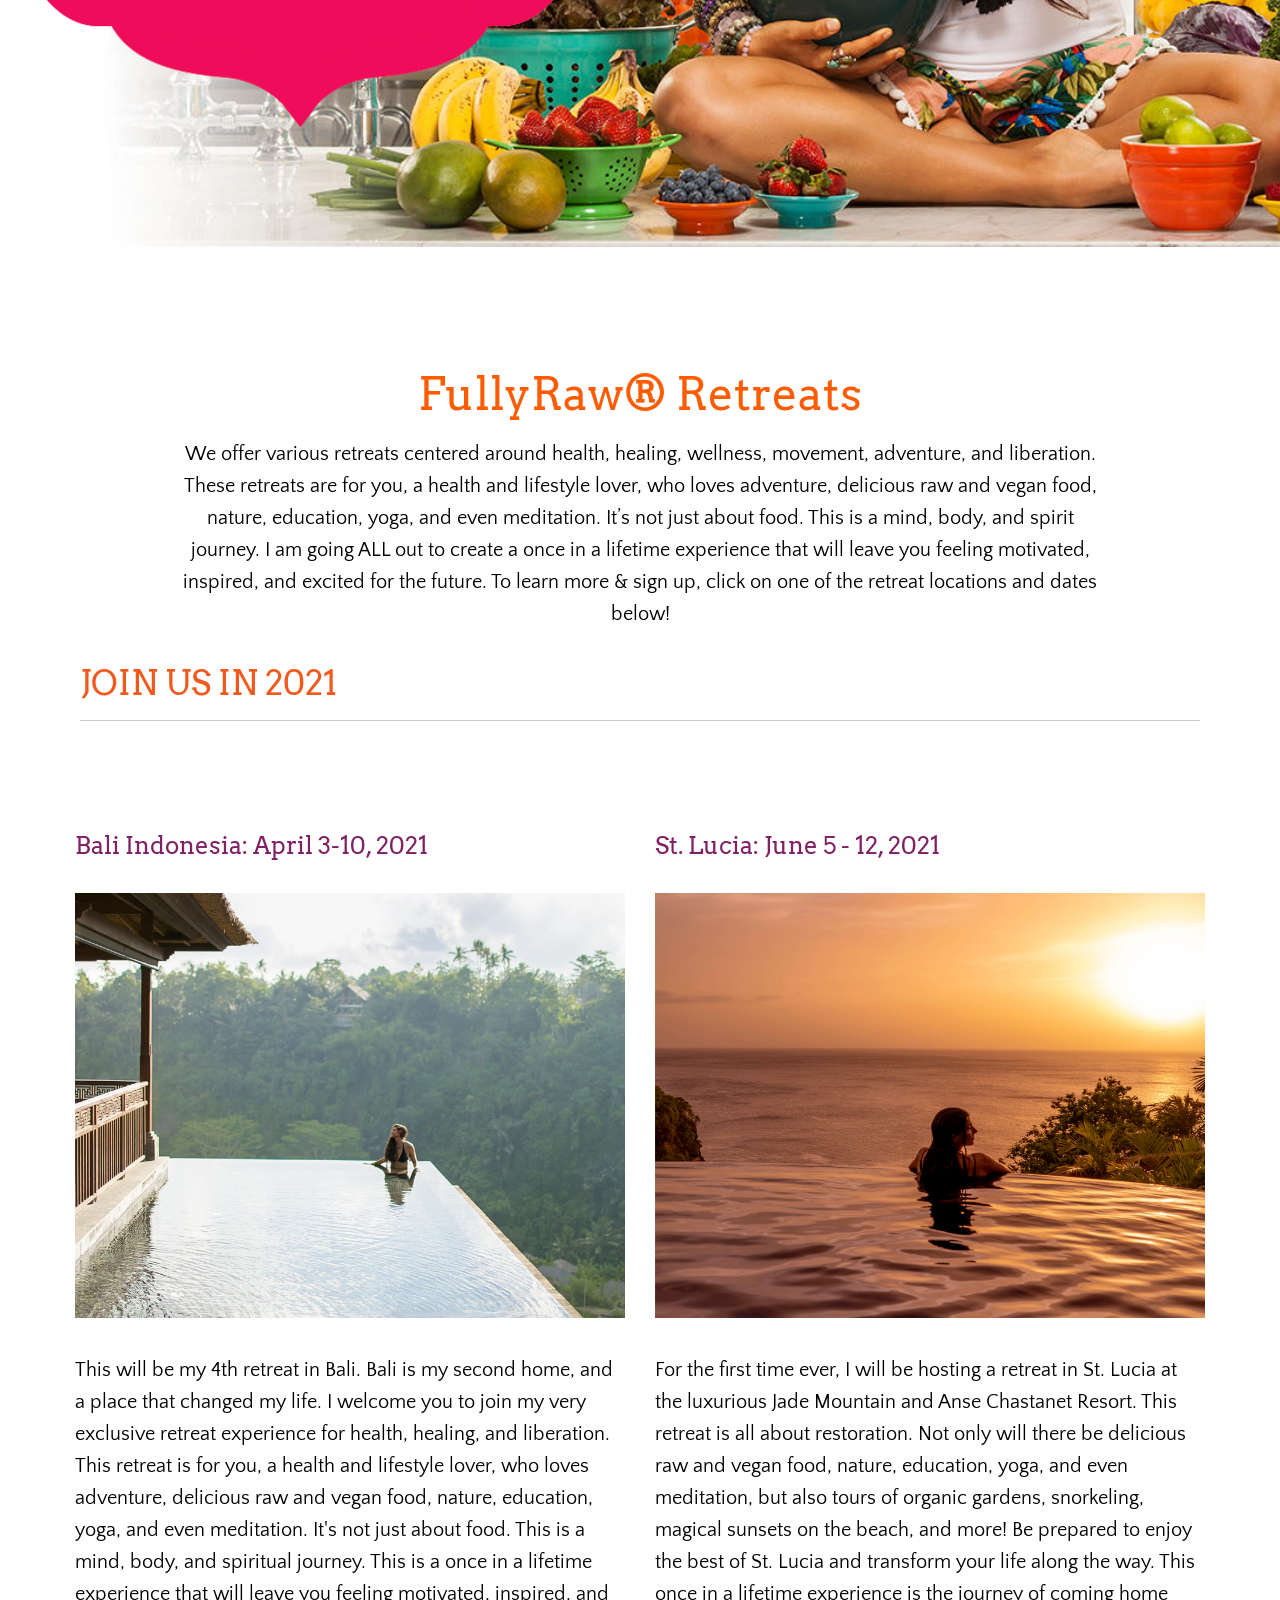
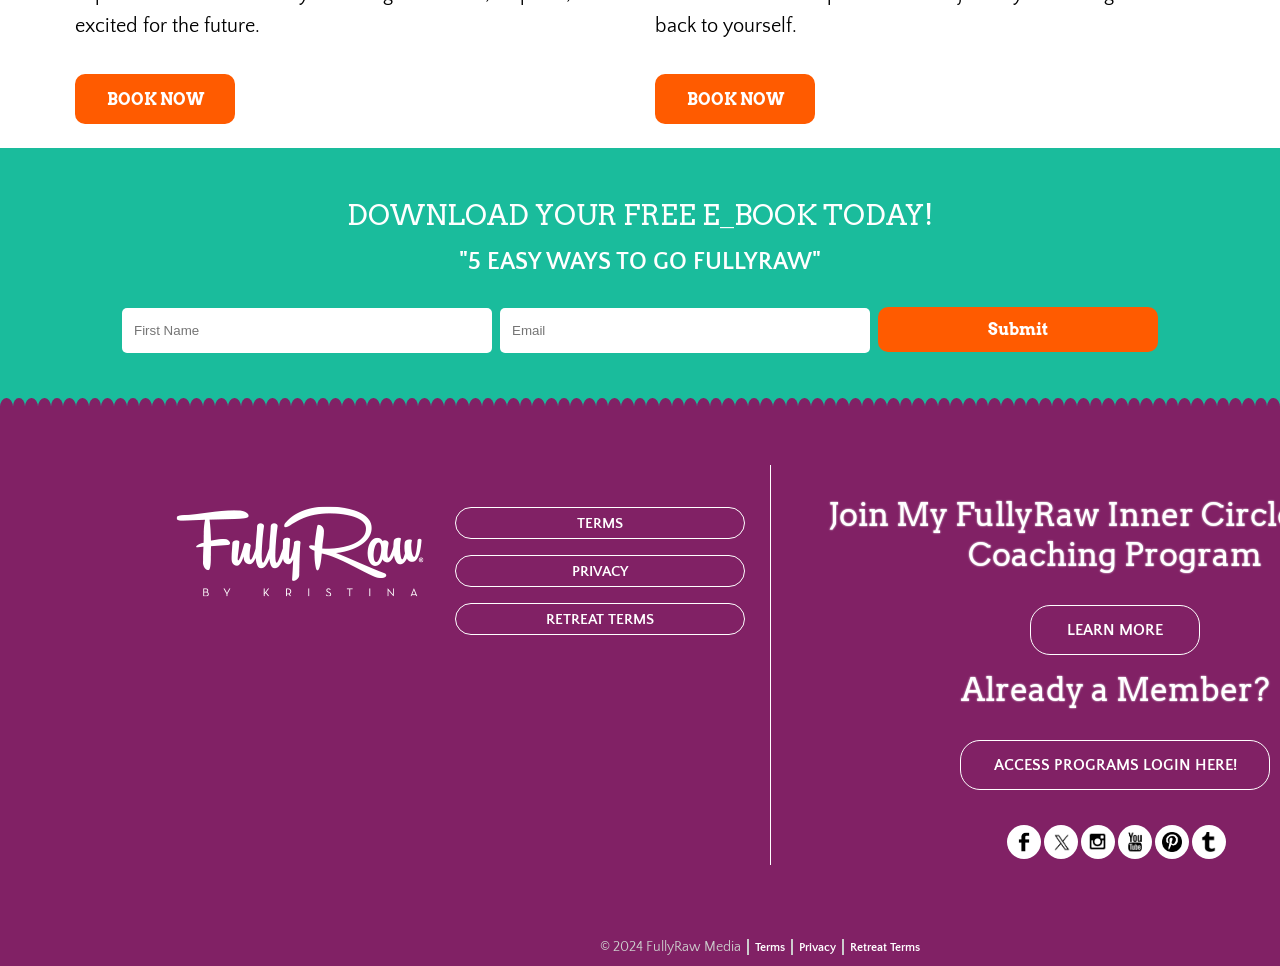
<file: As Leader/Month 1/FullyRaw/index.html>
<!DOCTYPE html>
<html lang="en">

<head>
    <meta charset="UTF-8">
    <meta name="viewport" content="width=device-width, initial-scale=1.0">
    <title>FullyRaw by Kristina: Raw Vegan Recipes, Retreats & Online Programs</title>
    <link rel="stylesheet" href="./mainstyle.css">
    <link rel="icon" type="image" href="./img/favicon.png">
</head>

<body>
    <header>
        <img class="site_logo" src="./img/9cGwDZRRi4lfOuGD2ogo_preview-full-FullyRaw-logo-with-emblishment.webp"
            alt="kajabi-cdn">
        <nav>
            <ul class="header-ul">
                <li><a href="./main.html">START HERE</a></li>
                <li><a href="./aboutkristina.html">ABOUT KRISTINA</a></li>
                <li><a href="./programs.html">PROGRAMS</a></li>
                <li><a href="https://www.youtube.com/user/FullyRawKristina">YOUTUBE</a></li>
                <li><a href="./book.html">BOOK</a></li>
                <li><a href="./shop.html">SHOP</a></li>
                <li><a href="https://www.fullyraw.com/app?">MY APP</a></li>
                <li><a href="https://www.fullyraw.com/kristina-retreat">RETREATS</a></li>
                <li><a href="https://innercircle.fullyraw.com/fully-raw-inner-circle-july-2023">INNER CIRCLE</a></li>
                <li><a href="https://www.fullyraw.com/blog">BLOG</a></li>
                <li><a href="https://www.fullyraw.com/testimonials">TESTIMONIALS</a></li>
                <li><a href="https://www.fullyraw.com/login">LOGIN</a></li>
            </ul>
        </nav>
    </header>
    <main>
        <div class="img-container">
            <div class="title-button-container">
                <h1>5-Day Juicing Challenge</h1>
                <a href="https://challenge.fullyraw.com/21-day-vegan-juicing-wellness-challenge-2023"><button>JOIN
                        HERE!</button></a>
            </div>
        </div>
        <div class="free-copy">
            <h3>JOIN MY EMAIL LIST TO GET A FREE COPY OF MY E-BOOK:</h3>
            <h3>"5 EASY WAYS TO GO FULLYRAW"</h3>
            <h3>DOWNLOAD YOUR FREE E-BOOK TODAY HERE...</h3>
            <div class="inputs-container">
                <input type="text" placeholder="First Name">
                <input type="email" placeholder="Email">
                <button class="submit">Submit</button>
            </div>
        </div>
        <section class="advertisment">
            <img src="./img/GegKdh3wTfCAdMJFErwJ_FR_dot-border.webp" alt="GegKdh3wTfCAdMJFErwJ_FR_dot-border"
                class="border">
            <h2>Buy Program</h2>
            <div class="gallery-container">
                <div class="one-row-container">
                    <div class="img-button-container">
                        <a href="https://juicechallenge.fullyraw.com/5-day-juice-challenge-202360030213"><img
                                src="./img/17abc3-6bb5-565f-886-61d6d31a185a_YouTube-thumbnail-Juicing-Challegne-2023-1280x720_2_.webp"
                                alt="17abc3-6bb5-565f-886-61d6d31a185a_YouTube-thumbnail-Juicing-Challegne-2023-1280x720_2_"></a>
                        <a href="https://juicechallenge.fullyraw.com/5-day-juice-challenge-202360030213">
                            <button class="learn-button">Learn More</button></a>
                    </div>
                    <div class="img-button-container">
                        <a href="https://challenge.fullyraw.com/21-day-vegan-juicing-wellness-challenge-2023"><img
                                src="./img/da7a1df-7b68-ac5c-7ea5-24bf14cb2a_YouTube-thumbnail-21Day-Vegan-Juicing-2023-v5-1280x720.jpg"
                                alt="da7a1df-7b68-ac5c-7ea5-24bf14cb2a_YouTube-thumbnail-21Day-Vegan-Juicing-2023-v5-1280x720"></a>
                        <a href="https://challenge.fullyraw.com/21-day-vegan-juicing-wellness-challenge-2023"><button
                                class="learn-button">Learn More</button></a>
                    </div>
                </div>
                <div class="one-row-container">
                    <div class="img-button-container">
                        <a href="https://challenge.fullyraw.com/7-days-fullyraw"><img
                                src="./img/zO81nxH4Q6KwY3Lq4XqS_file.jpg" alt="zO81nxH4Q6KwY3Lq4XqS_file"></a>
                        <a href="https://challenge.fullyraw.com/7-days-fullyraw"><button class="learn-button">Learn
                                More</button></a>
                    </div>
                    <div class="img-button-container">
                        <a href="https://challenge.fullyraw.com/smoothie"><img
                                src="./img/M50aMWQXiHrbrJyjxB7Q_YouTube-thumbnail-9-day-1280x720.webp"
                                alt="M50aMWQXiHrbrJyjxB7Q_YouTube-thumbnail-9-day-1280x720"></a>
                        <a href="https://challenge.fullyraw.com/smoothie"><button class="learn-button">Learn
                                More</button></a>
                    </div>
                </div>
                <div class="one-row-container">
                    <div class="img-button-container">
                        <a href="https://www.fullyraw.com/app"><img
                                src="./img/ryQPbRYQTSCryr69d6RZ_FullyRaw-Kristina-download-my-app-1280x720-8.webp"
                                alt="ryQPbRYQTSCryr69d6RZ_FullyRaw-Kristina-download-my-app-1280x720-8"></a>
                        <a href="https://www.fullyraw.com/app"><button class="learn-button">Learn More</button></a>
                    </div>
                    <div class="img-button-container">
                        <a href="https://ebook.fullyraw.com/vegan-for-the-holidays1"><img
                                src="./img/3i0uZvK3TxmZpKgCV06a_8DSkHaHLSZ2ifxqVx6qg_vegan.webp"
                                alt="3i0uZvK3TxmZpKgCV06a_8DSkHaHLSZ2ifxqVx6qg_vegan"></a>
                        <a href="https://ebook.fullyraw.com/vegan-for-the-holidays1"><button class="learn-button">Learn
                                More</button></a>
                    </div>
                </div>
                <div class="img-button-container">
                    <a href="https://apps.apple.com/us/app/fullyraw-by-kristina/id1351412313"><img
                            src="./img/nkcoA53Ra8rex4x0Nkmg_new.webp" alt="nkcoA53Ra8rex4x0Nkmg_new"></a>
                    <a href="https://apps.apple.com/us/app/fullyraw-by-kristina/id1351412313"><button
                            class="learn-button">Learn More</button></a>
                </div>
            </div>
        </section>
        <section class="video-section">
            <img src="./img/GegKdh3wTfCAdMJFErwJ_FR_dot-border.webp" alt="GegKdh3wTfCAdMJFErwJ_FR_dot-border"
                class="border">
            <h2>Join My FullyRaw Inner Circle Coaching Program</h2>
            <h3>Click below to learn more & sign-up!</h3>
            <a href="https://www.fullyraw.com?wvideo=h2tq0fqmkz"><img
                    src="./img/5ed535f-22f-bcc2-713-3d2d62113b_Screenshot_5_.webp"
                    alt="5ed535f-22f-bcc2-713-3d2d62113b_Screenshot_5_" class="video-thumbnail"></a>
            <a href="https://innercircle.fullyraw.com/fully-raw-inner-circle-july-2023"><button
                    class="learn-more-button">LEARN MORE ABOUT GROUP COACHING</button></a>
        </section>
        <img src="./img/GegKdh3wTfCAdMJFErwJ_FR_dot-border.webp" alt="GegKdh3wTfCAdMJFErwJ_FR_dot-border"
            class="border">
        <section class="madarin">
            <div class="kristina-mandarin-container">
                <div class="vardisferi-container">
                    <p>Kristina Carrillo-Bucaram, AKA "FullyRaw Kristina," is a writer, speaker and raw vegan activist
                        who educates and guides people who are ready to take control of their health, and experience the
                        compassionate lifestyle one can achieve by living FullyRaw. After switching to her raw vegan
                        lifestyle and winning her battle over Type II Diabetes she is on a mission to share what she
                        learned with others.</p>
                    <p>Kristina carries one of the largest social media platforms for vegans and health activists around
                        the globe. FullyRaw by Kristina offers solutions for people in all walks of life and for all
                        budgets</p>
                    <ul>
                        <li><img src="./img/style-list.png" alt="style-list" class="style-list">Free recipes & videos
                            online</li>
                        <li><img src="./img/style-list.png" alt="style-list" class="style-list">Subscriptions to a range
                            of thoughtfully priced programs</li>
                        <li><img src="./img/style-list.png" alt="style-list" class="style-list">Various challenges</li>
                        <li><img src="./img/style-list.png" alt="style-list" class="style-list">FullyRaw Juices</li>
                        <li><img src="./img/style-list.png" alt="style-list" class="style-list">Her best-selling book
                            The FullyRaw Diet: 21 Days to Better Health</li>
                        <li><img src="./img/style-list.png" alt="style-list" class="style-list">FullyRaw App</li>
                        <li><img src="./img/style-list.png" alt="style-list" class="style-list">Luxurious &
                            transformative FullyRaw Retreats</li>
                    </ul>
                </div>
            </div>
        </section>
        <section class="retreats">
            <div class="retreats-text-container">
                <h2>FullyRaw® Retreats</h2>
                <p>We offer various retreats centered around health, healing, wellness, movement, adventure, and
                    liberation. These retreats are for you, a health and lifestyle lover, who loves adventure, delicious
                    raw and vegan food, nature, education, yoga, and even meditation. It’s not just about food. This is
                    a mind, body, and spirit journey. I am going ALL out to create a once in a lifetime experience that
                    will leave you feeling motivated, inspired, and excited for the future. To learn more & sign up,
                    click on one of the retreat locations and dates below!</p>
            </div>
            <div class="line-container">
                <h3>JOIN US IN 2021</h3>
                <div class="main-line"></div>
            </div>
        </section>
        <section class="bookings">
            <div class="bali">
                <h4>Bali Indonesia: April 3-10, 2021</h4>
                <a href="https://www.fullyraw.com/bali-retreat-april-2021"><img
                        src="./img/wxUJG9JVSMKvAmwD9d4L_3HW8AJqfSXGjeZQpM1AU_bali.webp"
                        alt="wxUJG9JVSMKvAmwD9d4L_3HW8AJqfSXGjeZQpM1AU_bali"></a>
                <p>This will be my 4th retreat in Bali. Bali is my second home, and a place that changed my life. I
                    welcome you to join my very exclusive retreat experience for health, healing, and liberation. This
                    retreat is for you, a health and lifestyle lover, who loves adventure, delicious raw and vegan food,
                    nature, education, yoga, and even meditation. It's not just about food. This is a mind, body, and
                    spiritual journey. This is a once in a lifetime experience that will leave you feeling motivated,
                    inspired, and excited for the future.</p>
                <a href="https://www.fullyraw.com/bali-retreat-april-2021"><button class="book-button">BOOK
                        NOW</button></a>
            </div>
            <div class="lucia">
                <h4>St. Lucia: June 5 - 12, 2021</h4>
                <a href="https://www.fullyraw.com/st-lucia-retreat-june-2020"><img
                        src="./img/HYoArfrxTFyyKeMdYA1z_tEzGLumFRlKPcJNS8vTw_lucia.webp"
                        alt="HYoArfrxTFyyKeMdYA1z_tEzGLumFRlKPcJNS8vTw_lucia"></a>
                <p>For the first time ever, I will be hosting a retreat in St. Lucia at the luxurious Jade Mountain and
                    Anse Chastanet Resort. This retreat is all about restoration. Not only will there be delicious raw
                    and vegan food, nature, education, yoga, and even meditation, but also tours of organic gardens,
                    snorkeling, magical sunsets on the beach, and more! Be prepared to enjoy the best of St. Lucia and
                    transform your life along the way. This once in a lifetime experience is the journey of coming home
                    back to yourself.</p>
                <a href="https://www.fullyraw.com/st-lucia-retreat-june-2020"><button class="book-button">BOOK
                        NOW</button></a>
            </div>
        </section>
        <div class="book-download">
            <h2>DOWNLOAD YOUR FREE E_BOOK TODAY!</h2>
            <h3>"5 EASY WAYS TO GO FULLYRAW"</h3>
            <div class="inputs-container">
                <input type="text" placeholder="First Name">
                <input type="email" placeholder="Email">
                <button class="submit">Submit</button>
            </div>
        </div>
    </main>
    <div class="footer-circle-line">
        <div class="circle"></div>
        <div class="circle"></div>
        <div class="circle"></div>
        <div class="circle"></div>
        <div class="circle"></div>
        <div class="circle"></div>
        <div class="circle"></div>
        <div class="circle"></div>
        <div class="circle"></div>
        <div class="circle"></div>
        <div class="circle"></div>
        <div class="circle"></div>
        <div class="circle"></div>
        <div class="circle"></div>
        <div class="circle"></div>
        <div class="circle"></div>
        <div class="circle"></div>
        <div class="circle"></div>
        <div class="circle"></div>
        <div class="circle"></div>
        <div class="circle"></div>
        <div class="circle"></div>
        <div class="circle"></div>
        <div class="circle"></div>
        <div class="circle"></div>
        <div class="circle"></div>
        <div class="circle"></div>
        <div class="circle"></div>
        <div class="circle"></div>
        <div class="circle"></div>
        <div class="circle"></div>
        <div class="circle"></div>
        <div class="circle"></div>
        <div class="circle"></div>
        <div class="circle"></div>
        <div class="circle"></div>
        <div class="circle"></div>
        <div class="circle"></div>
        <div class="circle"></div>
        <div class="circle"></div>
        <div class="circle"></div>
        <div class="circle"></div>
        <div class="circle"></div>
        <div class="circle"></div>
        <div class="circle"></div>
        <div class="circle"></div>
        <div class="circle"></div>
        <div class="circle"></div>
        <div class="circle"></div>
        <div class="circle"></div>
        <div class="circle"></div>
        <div class="circle"></div>
        <div class="circle"></div>
        <div class="circle"></div>
        <div class="circle"></div>
        <div class="circle"></div>
        <div class="circle"></div>
        <div class="circle"></div>
        <div class="circle"></div>
        <div class="circle"></div>
        <div class="circle"></div>
        <div class="circle"></div>
        <div class="circle"></div>
        <div class="circle"></div>
        <div class="circle"></div>
        <div class="circle"></div>
        <div class="circle"></div>
        <div class="circle"></div>
        <div class="circle"></div>
        <div class="circle"></div>
        <div class="circle"></div>
        <div class="circle"></div>
        <div class="circle"></div>
        <div class="circle"></div>
        <div class="circle"></div>
        <div class="circle"></div>
        <div class="circle"></div>
        <div class="circle"></div>
        <div class="circle"></div>
        <div class="circle"></div>
        <div class="circle"></div>
        <div class="circle"></div>
        <div class="circle"></div>
        <div class="circle"></div>
        <div class="circle"></div>
        <div class="circle"></div>
        <div class="circle"></div>
        <div class="circle"></div>
        <div class="circle"></div>
        <div class="circle"></div>
        <div class="circle"></div>
        <div class="circle"></div>
        <div class="circle"></div>
        <div class="circle"></div>
        <div class="circle"></div>
        <div class="circle"></div>
        <div class="circle"></div>
        <div class="circle"></div>
        <div class="circle"></div>
        <div class="circle"></div>
        <div class="circle"></div>
    </div>
    <footer>
        <img class="FullyRaw-logo" src="./img/YdxyAXrQuKUqsffXF23f_fullyraw-kristina-whitelogo.webp"
            alt="fullyraw-logo">
        <div class="buttons">
            <a href="https://www.fullyraw.com/pages/terms"><button>TERMS</button></a>
            <a href="https://www.fullyraw.com/pages/privacy-policy"><button>PRIVACY</button></a>
            <a href="https://www.fullyraw.com/pages/retreat-terms-and-conditions"><button>RETREAT TERMS</button></a>
        </div>
        <div class="footer-line"></div>
        <div class="footer-right-part">
            <h1 style="text-align: center;">Join My FullyRaw Inner Circle Group Coaching Program</h1>
            <a href="https://challenge.fullyraw.com/coaching"><button class="first-button">LEARN
                    MORE</button></a>
            <h1>Already a Member?</h1>
            <a href="https://fullyraw.mykajabi.com/login"><button class="second-button">ACCESS PROGRAMS LOGIN
                    HERE!</button></a>
            <div class="socials">
                <a href="https://www.facebook.com/FullyRawKristina">
                    <div><img class="fb" src="./img/jcx6e6Egi.png" alt="FB"></div>
                </a>
                <a href="https://x.com/FullyRaw">
                    <div><img class="x" src="./img/image-removebg-preview.png" alt="X"></div>
                </a>
                <a href="https://www.instagram.com/fullyrawkristina/">
                    <div><img class="ig" src="./img/instagram-icon-pictures-7.jpg" alt="IG"></div>
                </a>
                <a href="https://www.youtube.com/user/FullyRawKristina">
                    <div><img class="yt" src="./img/image-removebg-preview (1).png" alt="YT"></div>
                </a>
                <a href="https://www.pinterest.com/fullyrawk/">
                    <div><img class="p" src="./img/image-removebg-preview (2).png" alt="Pin"></div>
                </a>
                <a href="https://fullyrawkristina.tumblr.com/">
                    <div><img class="tum" src="./img/image-removebg-preview (3).png" alt="tum"></div>
                </a>
            </div>
        </div>
        <div class="copyright">
            <h5 class="c">© 2024 FullyRaw Media</h5>
            <a href="https://www.fullyraw.com/fully-raw-programs">
                <h5>Terms</h5>
            </a>
            <a href="https://www.fullyraw.com/pages/privacy-policy">
                <h5>Privacy</h5>
            </a>
            <a href="https://www.fullyraw.com/pages/retreat-terms-and-conditions">
                <h5>Retreat Terms</h5>
            </a>
        </div>
    </footer>
</body>

</html>
</file>
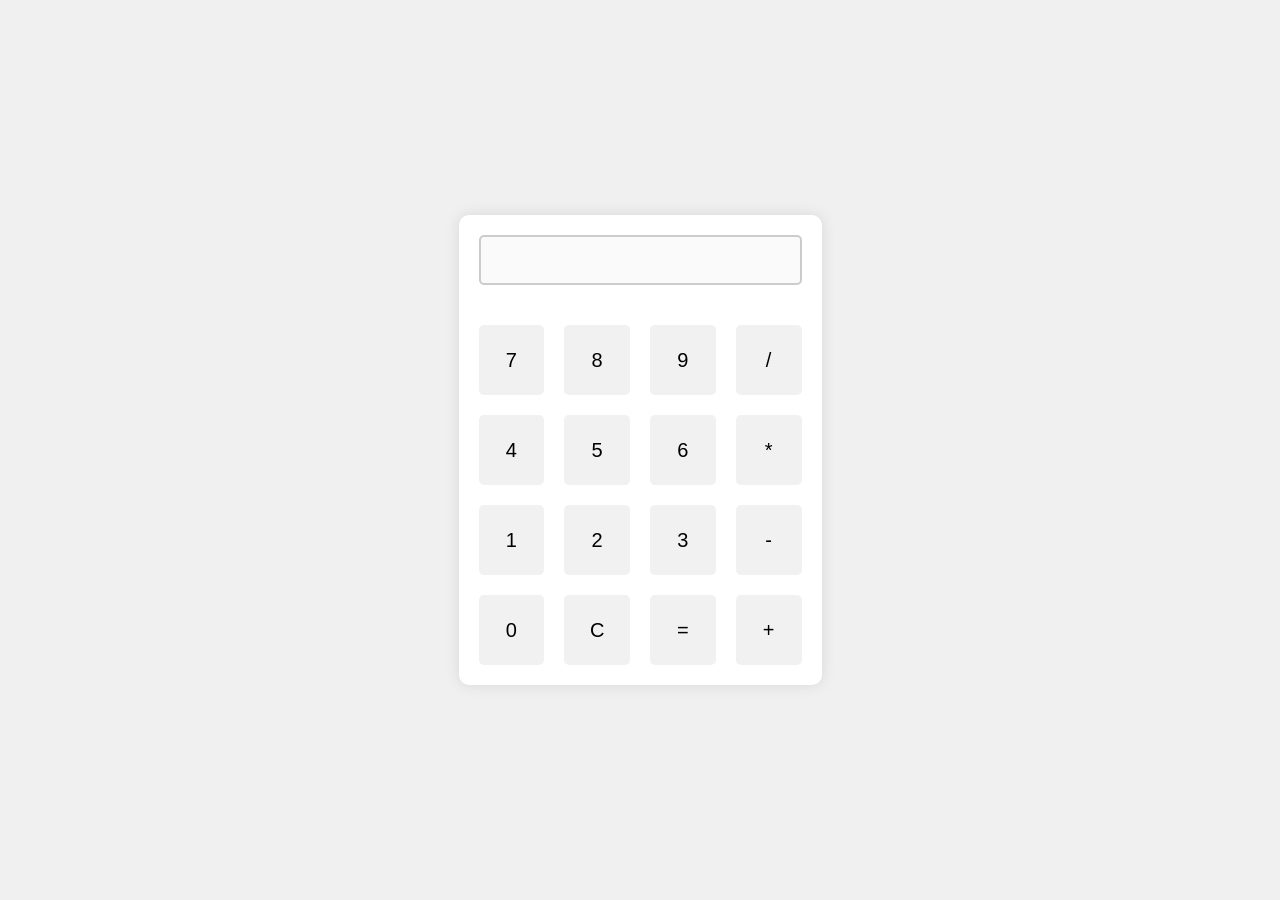
<file: As Leader/Month 2/Calculator/index.html>
<!DOCTYPE html>
<html lang="en">

<head>
    <meta charset="UTF-8">
    <meta name="viewport" content="width=device-width, initial-scale=1.0">
    <title>Document</title>
    <link rel="stylesheet" href="./style.css">
</head>

<body>
    <div class="calculator">
        <input type="text" id="display" class="display" disabled>

        <div class="row">
            <button id="btn7">7</button>
            <button id="btn8">8</button>
            <button id="btn9">9</button>
            <button id="btnDiv">/</button>
        </div>


        <div class="row">
            <button id="btn4">4</button>
            <button id="btn5">5</button>
            <button id="btn6">6</button>
            <button id="btnMul">*</button>
        </div>

        <div class="row">

            <button id="btn1">1</button>
            <button id="btn2">2</button>
            <button id="btn3">3</button>
            <button id="btnSub">-</button>
        </div>

        <div class="row">
            <button id="btn0">0</button>
            <button id="clear">C</button>
            <button id="equals">=</button>
            <button id="btnAdd">+</button>
        </div>
    </div>


    <script src="./script.js"></script>
</body>

</html>
</file>
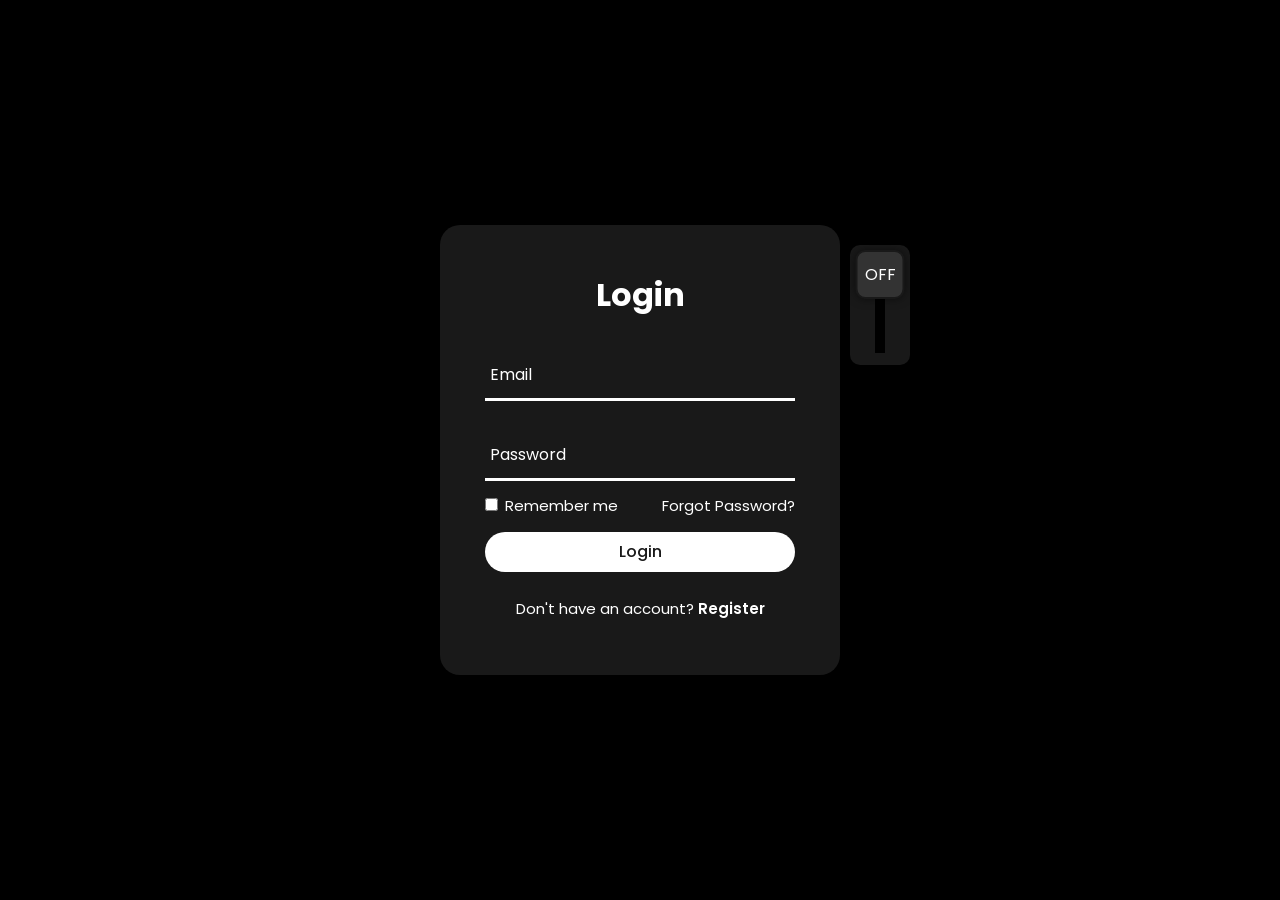
<file: As Leader/Month 2/Neon Login/index.html>
<!DOCTYPE html>
<html lang="en">

<head>
    <meta charset="UTF-8">
    <meta name="viewport" content="width=device-width, initial-scale=1.0">
    <title>Login Form With NEON</title>
    <link rel="stylesheet" href="style.css">
</head>

<body>
    <div class="login-box">
        <form action="#">
            <input type="checkbox" class="input-check" id="input-check">
            <label for="input-check" class="toggle">
                <!--ინფუთი დაკავშირებულია ლეიბლთან, თუ ლეიბლს გავსტილავ და მას დავაჭერ ეს იმოქმედებს ჩექბოქსზე-->
                <span class="text off">off</span>
                <span class="text on">on</span>
            </label>

            <h2>Login</h2>
            <div class="input-box">
                <h6 class="icon">
                </h6>
                <input type="email" required>
                <label>Email</label>
                <div class="input-line"></div>
            </div>
            <div class="input-box">
                <h6 class="icon">
                </h6>
                <input type="password" required>
                <label>Password</label>
                <div class="input-line"></div>
            </div>
            <div class="remember-forgot">
                <label><input type="checkbox"> Remember me</label>
                <a href="#">Forgot Password?</a>
            </div>
            <button type="submit">Login</button>
            <div class="register-link">
                <p>Don't have an account? <a href="#">Register</a></p>
            </div>
        </form>
    </div>

</body>

</html>
</file>
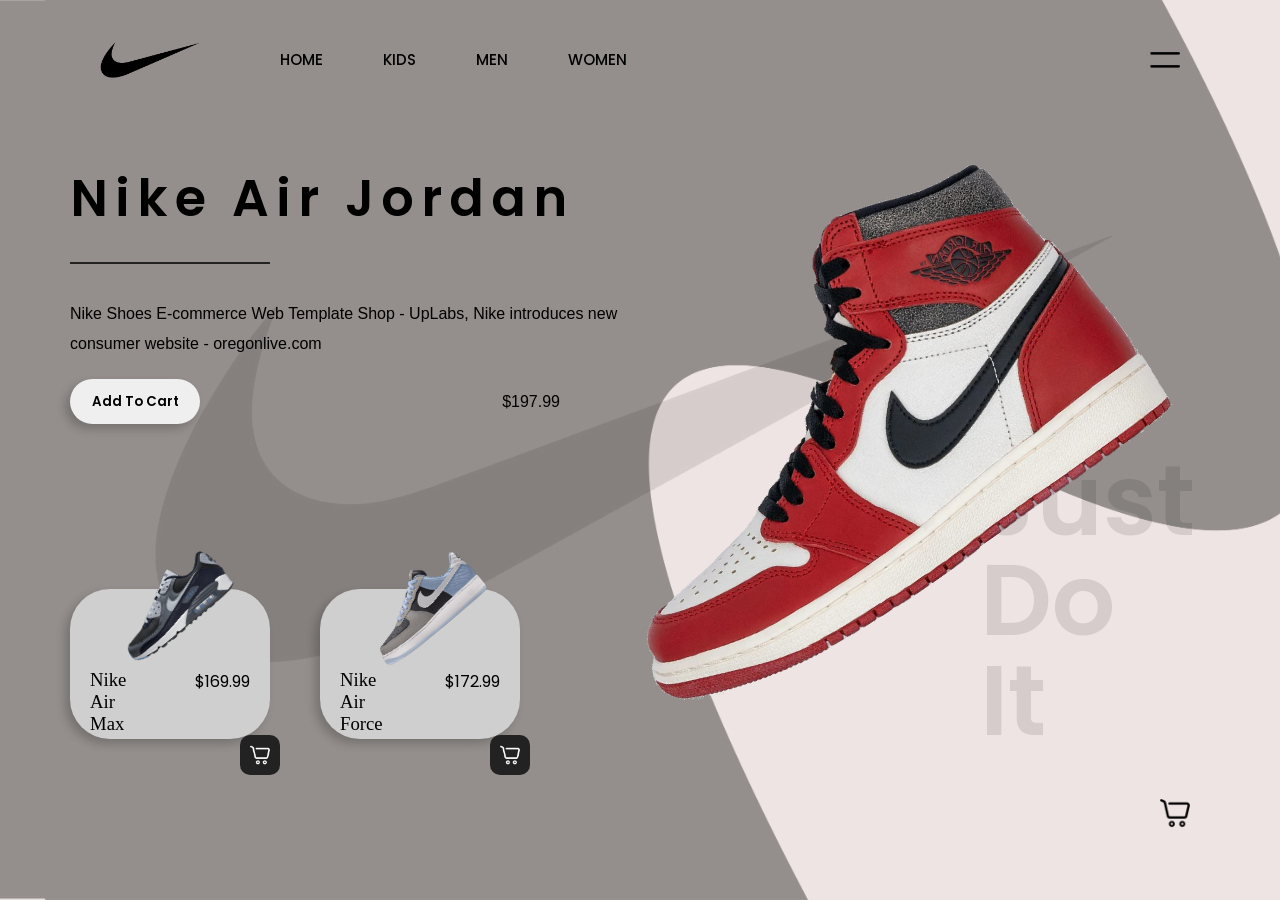
<file: As Leader/Month 2/Nike Air Jordan/index.html>
<!DOCTYPE html>
<html lang="en">

<head>
    <meta charset="UTF-8">
    <meta name="viewport" content="width=device-width, initial-scale=1.0">
    <title>Nike Shoes Website</title>
    <link href='https://unpkg.com/boxicons@2.1.4/css/boxicons.min.css' rel='stylesheet'>
    <link rel="stylesheet" href="style.css">
</head>

<body>
    <div class="body_items">
        <div class="item_1">
            <img src="images/6.png" alt="">
        </div>
        <div class="item_2">
            <img src="images/logo.png" alt="">
        </div>
        <div class="just_do_it">
            <p>Just
                Do
                It
            </p>
        </div>
    </div>
    <div class="container">
        <nav>
            <div class="left_nav">
                <div class="nav_logo">
                    <img src="images/logo.png" alt="">
                </div>
                <div class="nav_menu">
                    <ul>
                        <li>
                            <a href="#" class="link">HOME</a>
                            <div class="link_border"></div>
                        </li>
                        <li>
                            <a href="#" class="link">KIDS</a>
                            <div class="link_border"></div>
                        </li>
                        <li>
                            <a href="#" class="link">MEN</a>
                            <div class="link_border"></div>
                        </li>
                        <li>
                            <a href="#" class="link">WOMEN</a>
                            <div class="link_border"></div>
                        </li>
                    </ul>
                </div>
            </div>
            <div class="right_nav">
                <div class="dropdown">
                    <div class="menu_bars">
                        <div class="menu_bars_btn">
                            <img src="images/bar.png" class="bar_1">
                            <img src="images/bar.png" class="bar_2">
                        </div>
                    </div>
                </div>
            </div>
        </nav>
        <div class="main">
            <div class="left_col">
                <div class="shoe_title">
                    <p>Nike Air Jordan</p>
                </div>
                <div class="line">
                    <hr>
                </div>
                <div class="shoe_description">
                    <p>Nike Shoes E-commerce Web Template Shop - UpLabs, Nike introduces
                        new consumer website - oregonlive.com</p>
                </div>
                <div class="cart">
                    <button class="cart_btn">Add To Cart</button>
                    <p class="price">$197.99</p>
                </div>

                <div class="shop_box">
                    <div class="shop_item_container">
                        <div class="shoe_img_box">
                            <img src="images/2.png" class="shoe_img">
                        </div>
                        <div class="shoe_name_price">
                            <h3>Nike Air Max</h3>
                            <p>$169.99</p>
                        </div>
                        <div class="add_to_shop">
                            <img src="./images/online-shopping .png" alt="online-shopping">
                        </div>
                    </div>
                    <div class="shop_item_container">
                        <div class="shoe_img_box">
                            <img src="images/3.png" class="shoe_img">
                        </div>
                        <div class="shoe_name_price">
                            <h3>Nike Air Force</h3>
                            <p>$172.99</p>
                        </div>
                        <div class="add_to_shop">
                            <img src="./images/online-shopping .png" alt="online-shopping">
                        </div>
                    </div>
                </div>
            </div>
            <div class="right_col">
                <img src="images/1.png" class="featured_img" alt="">
                <div class="shopping_cart_btn">
                    <img src="./images/online-shopping.png" alt="online-shopping">
                </div>
            </div>
        </div>
    </div>
</body>

</html>
</file>
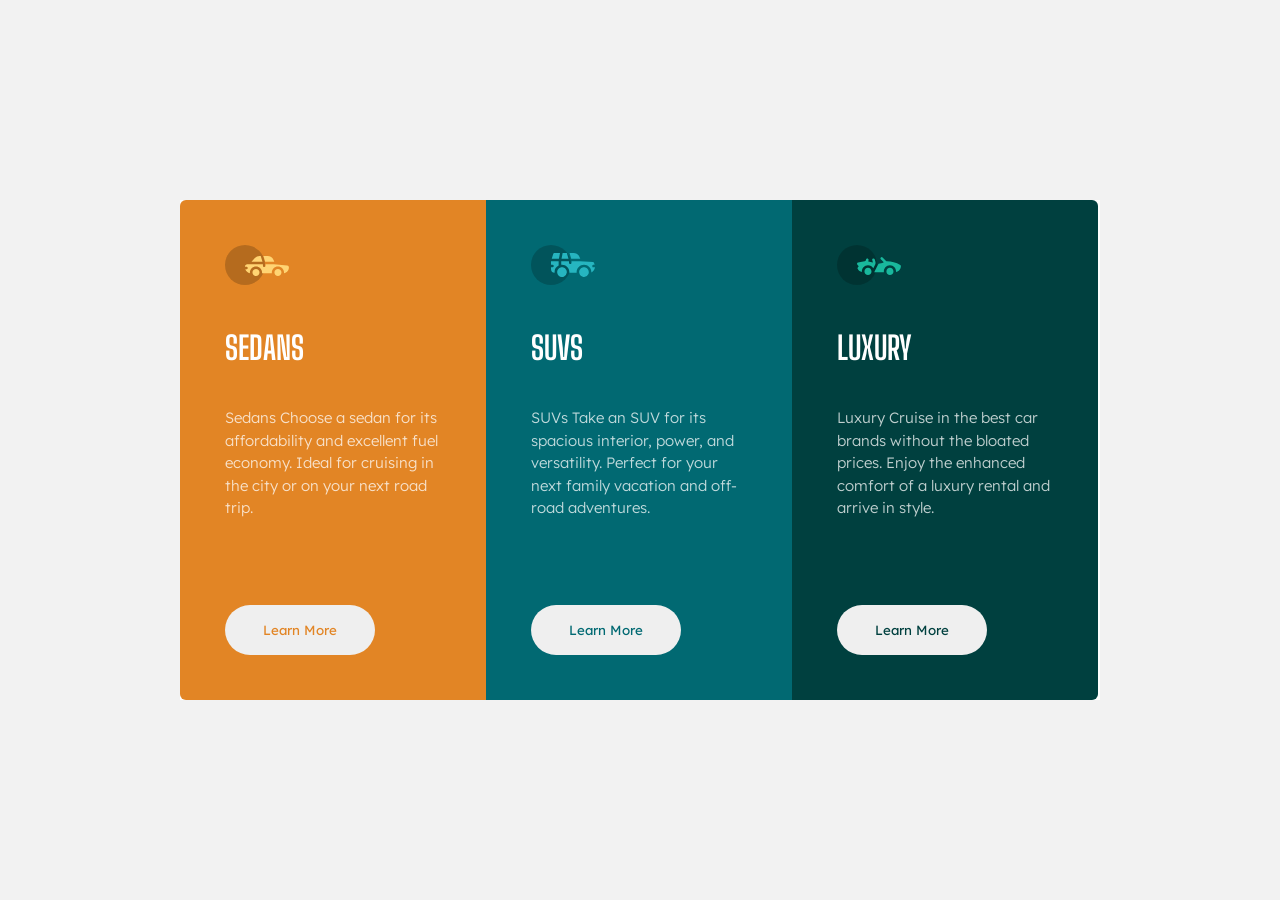
<file: As Mini-Leader/Projects Month 1/3-column preview card component/index.html>
<!DOCTYPE html>
<html lang="en">
<head>
    <meta charset="UTF-8">
    <meta name="viewport" content="width=device-width, initial-scale=1.0">
    <title>Project</title>
    <link rel="stylesheet" href="./style.css">
    <link rel="preconnect" href="https://fonts.googleapis.com">
    <link rel="preconnect" href="https://fonts.gstatic.com" crossorigin>
    <link href="https://fonts.googleapis.com/css2?family=Lexend+Deca:wght@100..900&display=swap" rel="stylesheet">
    <link rel="preconnect" href="https://fonts.googleapis.com">
    <link rel="preconnect" href="https://fonts.gstatic.com" crossorigin>
    <link href="https://fonts.googleapis.com/css2?family=Big+Shoulders+Display:wght@100..900&display=swap" rel="stylesheet">
</head>
<body>
    <div class="container">
        <div class="parent">
            <div class="child1">
                <img src="./images/icon-sedans.svg" alt="icon-sedans">
                <h1>SEDANS</h1>
                <p>Sedans Choose a sedan for its affordability and excellent fuel economy. Ideal for cruising in the city or on your next road trip.</p>
                <button class="button1">Learn More</button>
            </div>
            <div class="child2">
                <img src="./images/icon-suvs.svg" alt="icon-suvs">
                <h1>SUVS</h1>
                <p>SUVs Take an SUV for its spacious interior, power, and versatility. Perfect for your next family vacation and off-road adventures.</p>
                <button class="button2"">Learn More</button>
            </div>
            <div class="child3">
                <img src="./images/icon-luxury.svg" alt="icon-luxury">
                <h1>LUXURY</h1>
                <p>Luxury Cruise in the best car brands without the bloated prices. Enjoy the enhanced comfort of a luxury rental and arrive in style.</p>
                <button class="button3">Learn More</button>
            </div>
        </div>
    </div>
</body>
</html>
</file>
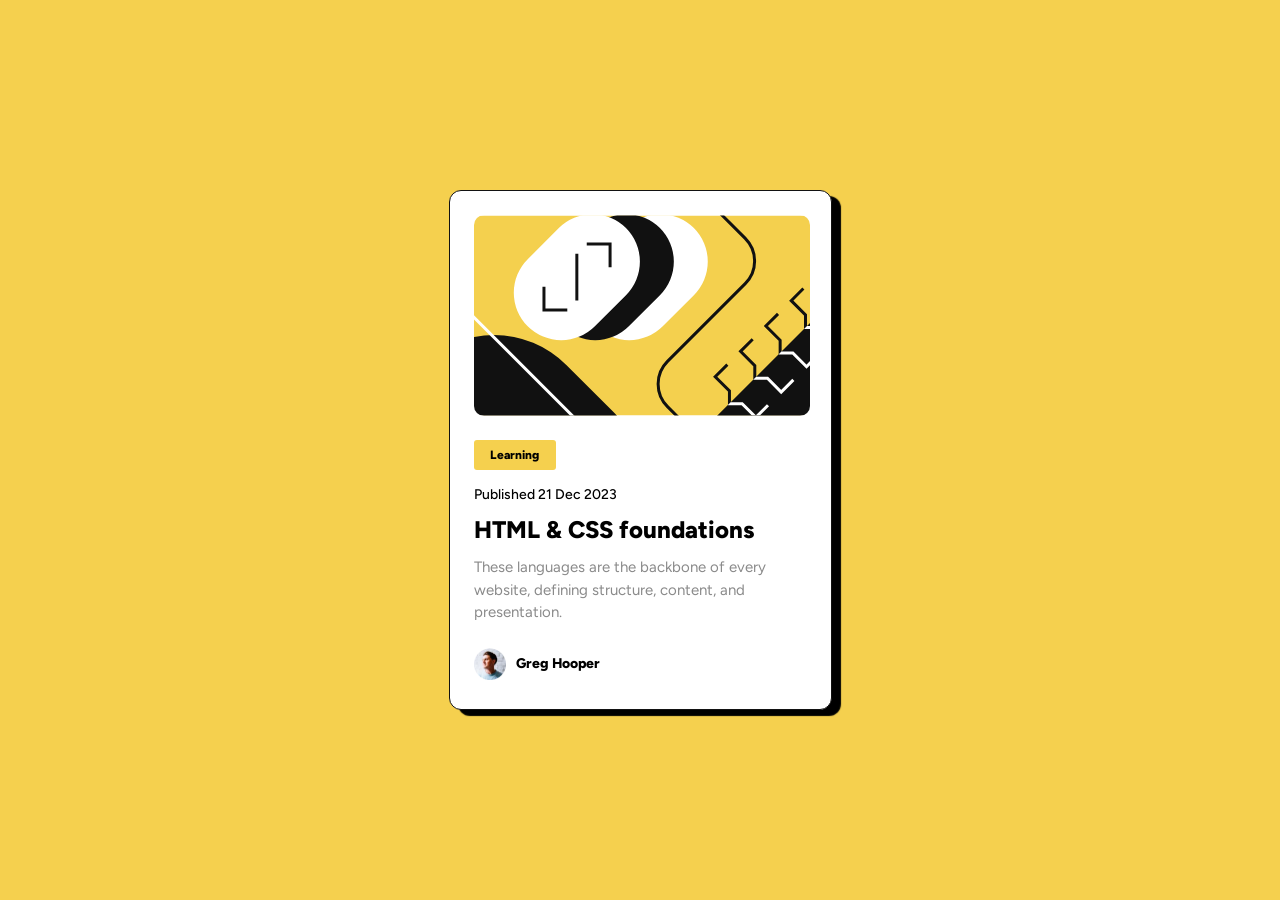
<file: As Mini-Leader/Projects Month 1/Blog preview card/index.html>
<!DOCTYPE html>
<html lang="en">
<head>
    <meta charset="UTF-8">
    <meta name="viewport" content="width=device-width, initial-scale=1.0">
    <title>Project</title>
    <link rel="stylesheet" href="./style.css">
    <link rel="preconnect" href="https://fonts.googleapis.com">
    <link rel="preconnect" href="https://fonts.gstatic.com" crossorigin>
    <link href="https://fonts.googleapis.com/css2?family=Figtree:ital,wght@0,300..900;1,300..900&display=swap" rel="stylesheet">
</head>
<body>
    <div class="container">
        <div class="box">
            <div class="illustration-article"></div>
            <button>Learning</button>
            <h2>Published 21 Dec 2023</h2>
            <h1>HTML & CSS foundations</h1>
            <p>These languages are the backbone of every website, defining structure, content, and presentation.</p>
            <div class="image-container">
                <img class="avatar" src="./images/image-avatar.webp" alt="image-avatar">
                <h3>Greg Hooper</h3>
            </div>
        </div>
    </div>
</body>
</html>
</file>
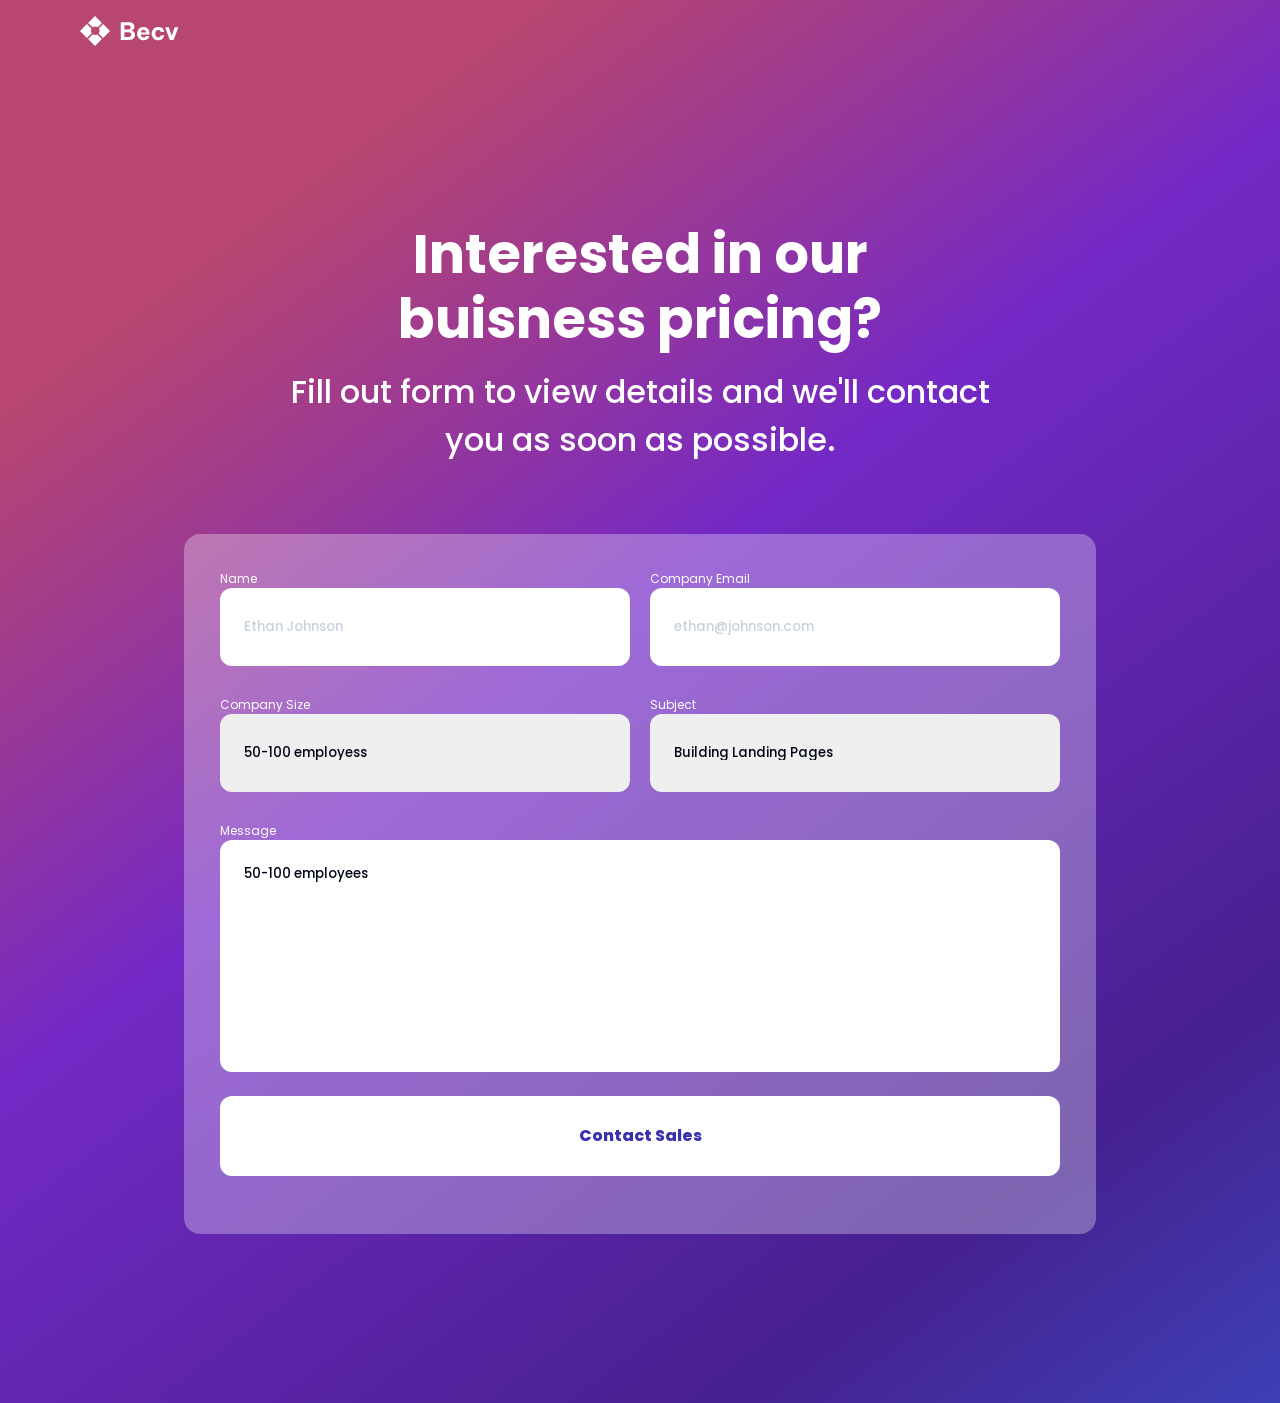
<file: As Mini-Leader/Projects Month 1/Contact Page/index.html>
<!DOCTYPE html>
<html lang="en">
<head>
    <meta charset="UTF-8">
    <meta name="viewport" content="width=device-width, initial-scale=1.0">
    <title>Project</title>
    <link rel="stylesheet" href="./style.css">
    <link rel="preconnect" href="https://fonts.googleapis.com">
    <link rel="preconnect" href="https://fonts.gstatic.com" crossorigin>        
    <link href="https://fonts.googleapis.com/css2?family=Hanken+Grotesk:ital,wght@0,100..900;1,100..900&family=Poppins:ital,wght@0,100;0,200;0,300;0,400;0,500;0,600;0,700;0,800;0,900;1,100;1,200;1,300;1,400;1,500;1,600;1,700;1,800;1,900&family=Rubik:ital,wght@0,300..900;1,300..900&display=swap" rel="stylesheet">
</head>
<body>
    <div class="img-icon-container">
        <img src="./images/contact-form-icon.svg" alt="">
    </div>
    <div class="container">
        <div class="content">
            <h1>Interested in our buisness pricing?</h1>
            <p>Fill out form to view details and we'll contact you as soon as possible.</p>
        </div>
        <div class="box">
                <div class="box-item1">
                    <div class="name-input">
                        <label for="name">Name</label>
                        <input type="text" id="name" placeholder="Ethan Johnson">
                    </div>
                    <div class="email-input">
                        <label for="email">Company Email</label>
                        <input type="email" id="email" placeholder="ethan@johnson.com">
                    </div>    
                </div>
                <div class="box-item2">
                    <div class="dropdown-menu-1">
                        <label for="company-size">Company Size</label>
                        <select name="company-size" id="company-size">
                            <option value="50-100" selected>50-100 employess</option>
                            <option value="1">1</option>
                            <option value="2">2</option>
                            <option value="3">3</option>
                        </select>
                    </div>
                    <div class="dropdown-menu-2">
                        <label for="subject">Subject</label>
                        <select name="subject" id="subject">
                            <option value="landing-pages" selected>Building Landing Pages</option>
                            <option value="1">1</option>
                            <option value="2">2</option>
                            <option value="3">3</option>
                        </select>
                    </div>    
                </div>
                <div class="box-item3">
                    <div class="message-input">
                        <label for="message">Message</label>
                        <textarea type="text" name="message" id="message" placeholder="50-100 employees"></textarea>
                        <button>Contact Sales</button>
                    </div>    
                </div>
        </div>
    </div>
</body>
</html>
</file>
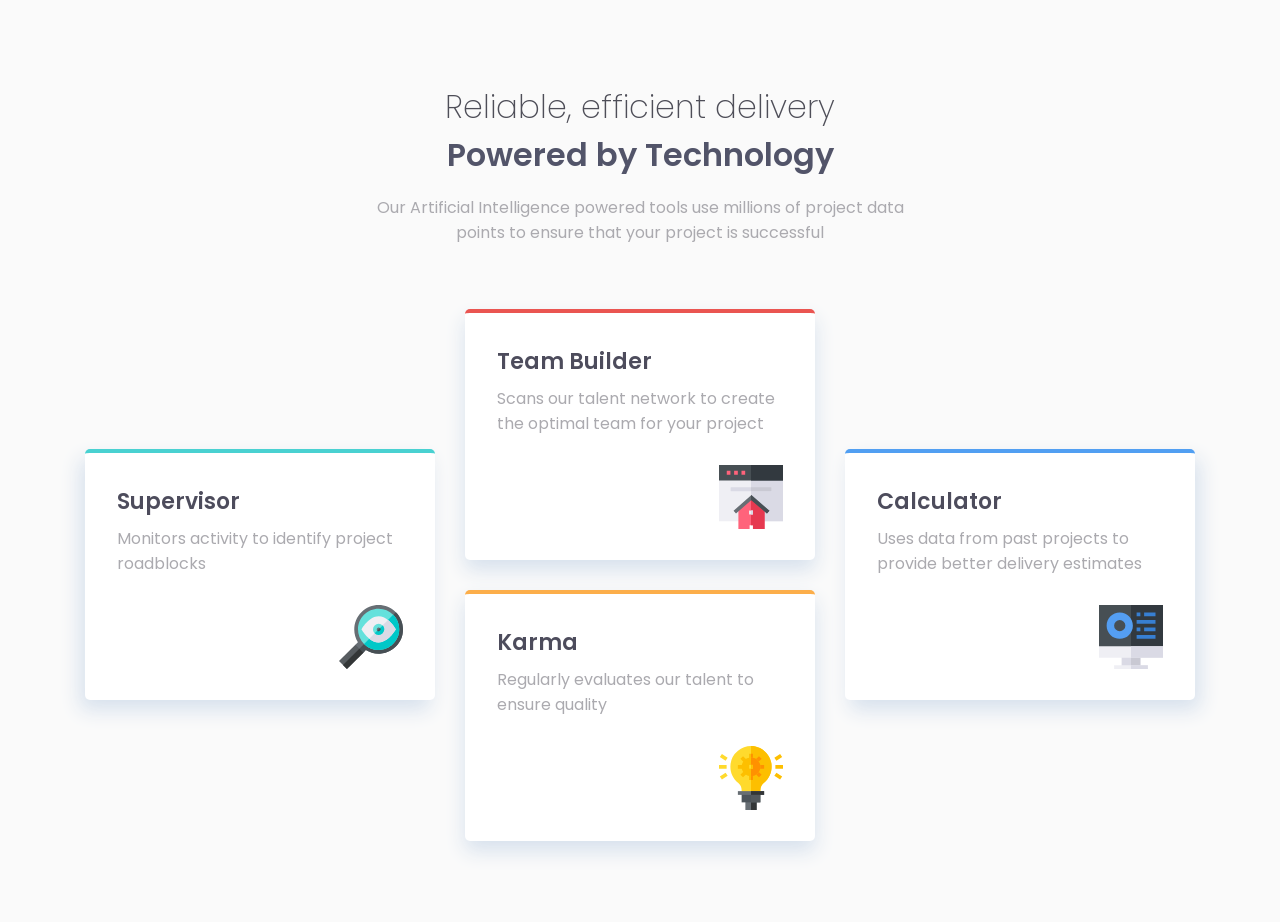
<file: As Mini-Leader/Projects Month 1/Four card feature section/index.html>
<!DOCTYPE html>
<html lang="en">
<head>
    <meta charset="UTF-8">
    <meta name="viewport" content="width=device-width, initial-scale=1.0">
    <title>Project</title>
    <link rel="stylesheet" href="./style.css">
    <link rel="preconnect" href="https://fonts.googleapis.com">
    <link rel="preconnect" href="https://fonts.gstatic.com" crossorigin>
    <link href="https://fonts.googleapis.com/css2?family=Poppins:ital,wght@0,100;0,200;0,300;0,400;0,500;0,600;0,700;0,800;0,900;1,100;1,200;1,300;1,400;1,500;1,600;1,700;1,800;1,900&display=swap" rel="stylesheet">
</head>
<body>
    <div class="container">
        <div class="text">
                <h1>Reliable, efficient delivery</h1>
                <h2>Powered by Technology</h2>
                <p>Our Artificial Intelligence powered tools use millions of project data points to ensure that your project is successful</p>
        </div>
        <div class="box">
            <div class="box-item1">
                <div class="supervisor">
                    <h3>Supervisor</h3>
                    <p>Monitors activity to identify project roadblocks</p>
                    <div class="img-container">
                        <img src="./images/icon-supervisor.svg" alt="icon-supervisor">
                    </div>    
                </div>
            </div>
            <div class="box-item2">
                <div class="team-builder">
                    <h3>Team Builder</h3>
                    <p>Scans our talent network to create the optimal team for your project</p>
                    <div class="img-container">
                        <img src="./images/icon-team-builder.svg" alt="icon-team-builder">
                    </div>    
                </div>
                <div class="karma">
                    <h3>Karma</h3>
                    <p>Regularly evaluates our talent to ensure quality</p>
                    <div class="img-container">
                        <img src="./images/icon-karma.svg" alt="icon-karma">
                    </div>
                </div>
            </div>
            <div class="box-item3">
                <div class="calculator">
                    <h3>Calculator</h3>
                    <p>Uses data from past projects to provide better delivery estimates</p>
                    <div class="img-container">
                        <img src="./images/icon-calculator.svg" alt="icon-calculator">
                    </div>
                </div>
            </div>
        </div>
    </div> 
</body>
</html>
</file>
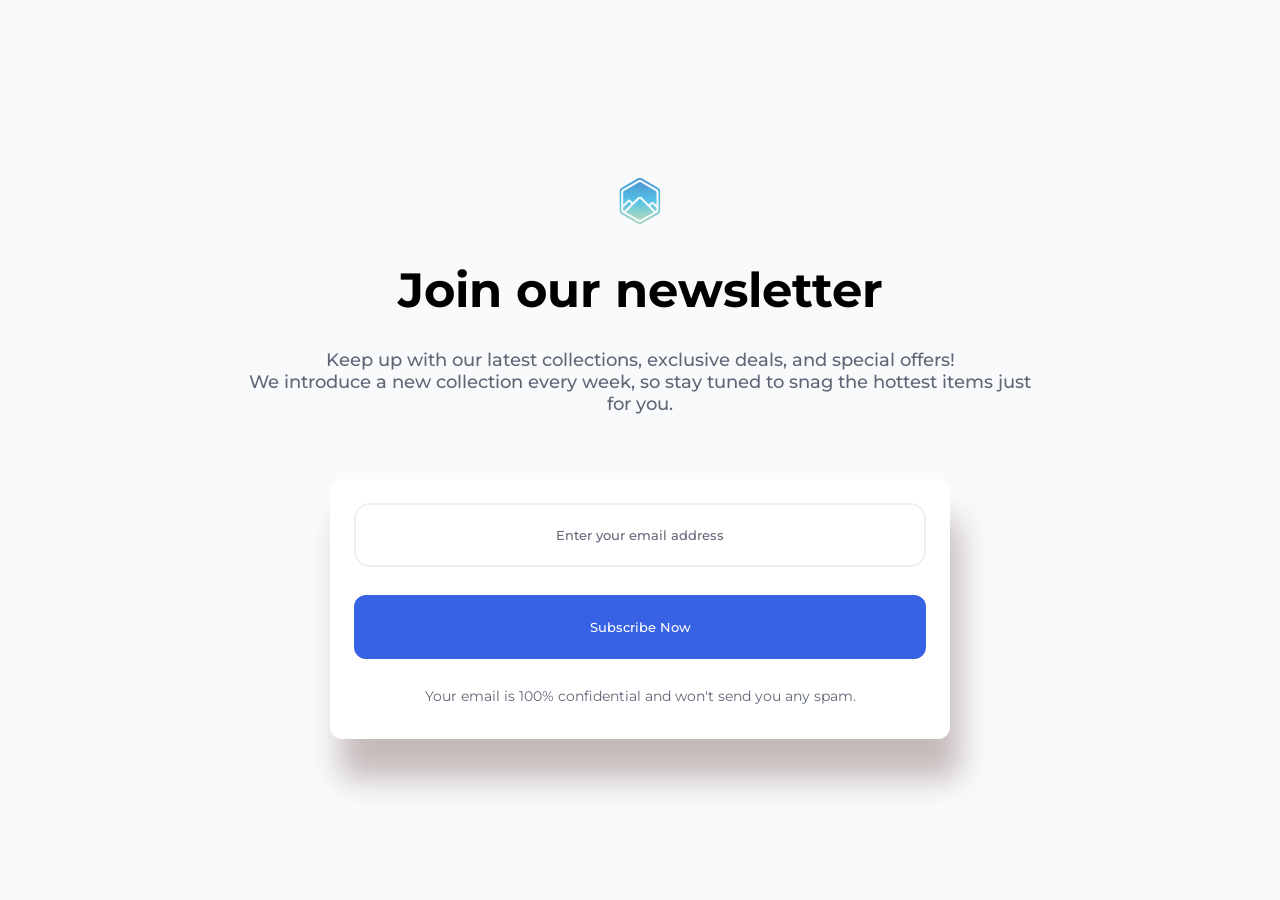
<file: As Mini-Leader/Projects Month 1/Join Our Newsletter/index.html>
<!DOCTYPE html>
<html lang="en">
<head>
    <meta charset="UTF-8">
    <meta name="viewport" content="width=device-width, initial-scale=1.0">
    <title>Project</title>
    <link rel="stylesheet" href="./style.css">
    <link rel="preconnect" href="https://fonts.googleapis.com">
    <link rel="preconnect" href="https://fonts.gstatic.com" crossorigin>
    <link href="https://fonts.googleapis.com/css2?family=Hanken+Grotesk:ital,wght@0,100..900;1,100..900&family=Montserrat:ital,wght@0,100..900;1,100..900&family=Poppins:ital,wght@0,100;0,200;0,300;0,400;0,500;0,600;0,700;0,800;0,900;1,100;1,200;1,300;1,400;1,500;1,600;1,700;1,800;1,900&family=Rubik:ital,wght@0,300..900;1,300..900&display=swap" rel="stylesheet">
</head>
<body>
    <div class="container">
        <div class="text-container">
            <img src="./images/logo-newsletter.svg" alt="logo-newsletter">
            <h1>Join our newsletter</h1>
            <p class="top-p">Keep up with our latest collections, exclusive deals, and special offers!</p>
            <p>We introduce a new collection every week, so stay tuned to snag the hottest items just for you.</p>
        </div>
        <div class="box">
            <form>
                <input type="email" placeholder="Enter your email address" name="email" id="email">
            </form>
            <button>Subscribe Now</button>
            <h2>Your email is 100% confidential and won't send you any spam.</h2>
        </div>
    </div>
</body>
</html>
</file>
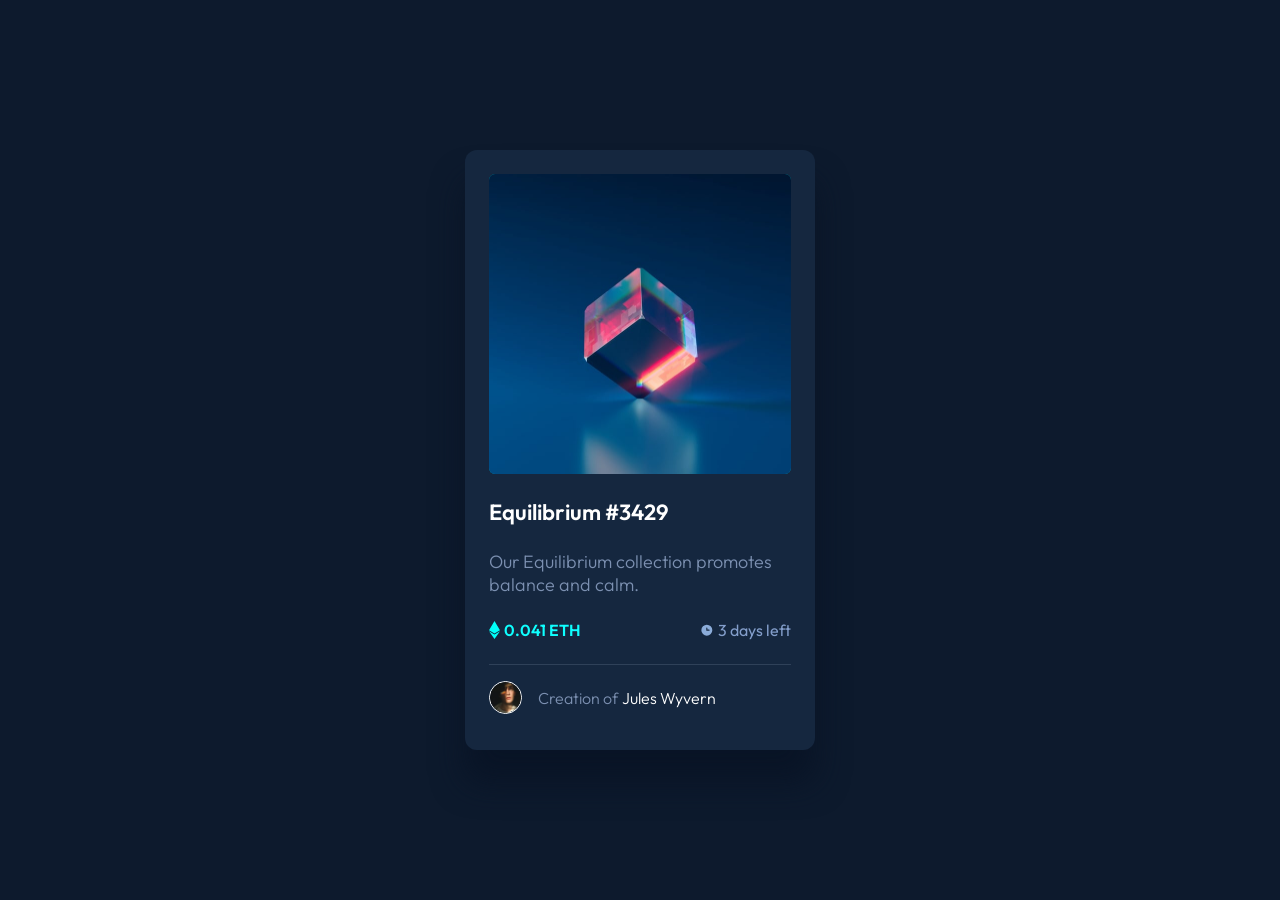
<file: As Mini-Leader/Projects Month 1/NFT preview card component/index.html>
<!DOCTYPE html>
<html lang="en">

<head>
    <meta charset="UTF-8">
    <meta name="viewport" content="width=device-width, initial-scale=1.0">
    <title>Project</title>
    <link rel="stylesheet" href="./style.css">
    <link rel="preconnect" href="https://fonts.googleapis.com">
    <link rel="preconnect" href="https://fonts.gstatic.com" crossorigin>
    <link href="https://fonts.googleapis.com/css2?family=Outfit:wght@100..900&display=swap" rel="stylesheet">
</head>

<body>
    <div class="container">
        <div class="box">
            <div class="equilibrium-container">
                <img class="equilibrium" src="./images/image-equilibrium.jpg" alt="">
            </div>
            <h1>Equilibrium #3429</h1>
            <p>Our Equilibrium collection promotes balance and calm.</p>
            <div class="balance-and-time">
                <div class="balance">
                    <img src="./images/icon-ethereum.svg" alt="icon-ethereum">
                    <h2>0.041 ETH</h2>
                </div> 
                <div class="time">
                    <img class="clock" src="./images/icon-clock.svg" alt="icon-clock">
                    <h2>3 days left</h2>
                </div>
            </div>
            <div class="line"></div>
            <div class="author">
                <img class="avatar" src="./images/image-avatar.png" alt="image-avatar">
                <h3 class="h3-1">Creation of </h3>
                <h3 class="h3-2">Jules Wyvern</h3>
            </div>
        </div>
    </div>
</body>

</html>
</file>
<file: Month 1/FullyRaw/mainstyle.css>
@import url('https://fonts.googleapis.com/css2?family=Arvo:ital,wght@0,400;0,700;1,400;1,700&display=swap');
@import url('https://fonts.googleapis.com/css2?family=Quattrocento+Sans:ital,wght@0,400;0,700;1,400;1,700&display=swap');
@import url('https://fonts.googleapis.com/css2?family=Josefin+Sans:ital,wght@0,100..700;1,100..700&display=swap');
@import url('https://fonts.googleapis.com/css2?family=Roboto+Condensed:ital,wght@0,100..900;1,100..900&display=swap');
@import url('https://fonts.googleapis.com/css2?family=Roboto:ital,wght@0,100;0,300;0,400;0,500;0,700;0,900;1,100;1,300;1,400;1,500;1,700;1,900&display=swap');

*{
    margin: 0;
    padding: 0;
    box-sizing: border-box;
} 

header{
    background-color: rgb(241, 90, 34, 0.5);
    width: 100%;
    height: 90px;
    display: flex;
    justify-content: space-between;
    position: fixed;
    color: white;
    align-items: center;
    z-index: 100; /* z-index თვისება CSS-ში აკონტროლებს ელემენტების დაწყობის თანმიმდევრობას ვებგვერდზე. ის განსაზღვრავს, თუ რომელი ელემენტები ჩნდება სხვების წინ ან უკან, როდესაც ისინი დაფარულია. */
}

header img{
    height: 100px;
    width: 140px;
}

header img:hover{
    filter: brightness(1.2);
}

.header-ul{
    display: flex;
    font-family: Josefin Sans;
    width: 1000px;
    justify-content: space-between;
    margin-right: 16px;
    font-weight: 800;
}

.header-ul a{
    text-decoration: none;
    font-size: 12px;
    color: #ffffff;
}

.header-ul li{
    list-style-type: none;
}

.img-container{
    width: 100%;
    height: 100vh;
    background-image: url(./img/edbd68-2da-ddd-47a5-b6f44e477266_juicing-challenge-slider-2880x1200.jpg);
    background-repeat: no-repeat;
    background-position: center;
    background-size: cover;
    display: flex;
    align-items: center;
    justify-content: center;
    filter: brightness(0.9);
}


.img-container h1{
    color: rgb(255, 255, 255);
    font-family: Arvo;
    font-size: 50px;
    font-weight: 400;
    text-shadow: 1px 1px 6px #333;
}

.img-container button{
    background-color: rgb(255, 91, 0);
    color: rgb(255, 255, 255);
    font-size: 16px;
    font-family: Arvo;
    width: 250px;
    height: 40px;
    border-radius: 16px;
    outline: none;
    border: none;
    margin-top: 8px;
}

.img-container button:hover{
    filter: brightness(1.2);
}

a{
    text-decoration: none;
}

.title-button-container{
    display: flex;
    align-items: center;
    justify-content: center;
    flex-direction: column;
    margin-top: 250px;
}

.book-download, .free-copy{
    height: 250px;
    background-color: rgb(26, 188, 156);
    width: 100%;
    display: flex;
    align-items: center;
    flex-direction: column;
}

.free-copy{
    background-color: #7e2663;
    height: 320px;
    display: flex;
    align-items: center;
    justify-content: center;
}

.book-download h2{
    color: rgb(255, 255, 255);
    font-family: Arvo;
    font-size: 28px;
    font-weight: 400;
    margin-top: 50px;
}

.book-download h3, .free-copy h3{
    color: rgb(255, 255, 255);
    font-size: 24px;
    font-family: Quattrocento Sans;
    text-align: center;
    font-weight: 700;
    margin-top: 16px;
}

.free-copy h3{
    font-family: Arvo;
    font-weight: 400;
    font-size: 23px;
    line-height: 1.3;
}

.inputs-container{
    margin-top: 32px;
}

.inputs-container input{
    height: 45px;
    width: 370px;
    background-color: #ffffff;
    border: none;
    padding: 12px;
    border-radius: 5px;
    margin-right: 4px;
    outline: none;
}

.submit{
    background-color: rgb(255, 91, 0);
    font-family: Arvo;
    font-weight: 700;
    font-size: 16px;
    width: 280px;
    height: 45px; 
    border: none;
    outline: none;
    border-radius: 10px;
    color: #ffffff;   
}

.border{
    width: 100%;
    margin-top: 60px;
}

.advertisment h2{
    color: rgb(226, 0, 96);
    font-family: Arvo;
    font-size: 40px;
    font-weight: 400;
    text-align: center;    
    margin-top: 50px;
    margin-bottom: 50px;
}

.gallery-container{
    display: flex;
    flex-direction: column;
    align-items: center;
}

.learn-button, .learn-more-button{
    width: 160px;
    height: 50px;
    background-color: rgb(255, 91, 0);
    border-radius: 10px;
    font-family: Arvo;
    font-size: 16px;
    font-weight: 700;
    color: #ffffff;
    border: none;
    outline: none;
    margin-top: 32px;
}

.learn-more-button{
    width: 400px;
    margin-bottom: 16px;
}

.img-button-container{
    width: 545px;
    display: flex;
    justify-content: center;
    align-items: center;
    flex-direction: column;
}

.img-button-container img{
    width: 100%;
    height: 300px;
    transition: 0.1s;
}

.one-row-container{
    display: flex;
    width: 1120px;
    justify-content: space-between;
    margin-bottom: 48px;
}

.img-button-container img:hover, .learn-button:hover, .learn-more-button:hover{
    filter: brightness(1.2);
}

.video-section{
    width: 930px;
    display: flex;
    flex-direction: column;
    align-items: center;
    justify-content: center;
}

main{
    display: flex;
    align-items: center; 
    justify-content: center;
    flex-direction: column;   
}

.video-section h2{
    color: rgb(255, 91, 0);
    font-family: Arvo;
    font-size: 40px;
    font-weight: 400;
    text-align: center;
    width: 700px;
    margin-top: 70px;
}

.video-section h3{
    color: #000000;
    font-family: Quattrocento Sans;
    font-size: 20px;
    font-weight: 400;
    margin-top: 16px;
    margin-bottom: 32px;
}

.video-thumbnail{
    width: 920px;
    height: 480px;
}

.video-thumbnail:hover{
    filter: brightness(1.2);
}

.kristina-mandarin-container{
    background-image: url(./img/qristiniamandarinit.jpg);
    width: 1519px;
    height: 860px;
    background-position: center;
    background-repeat: no-repeat;
    background-size: cover;
    margin-top: 50px;
}

.mandarin{
    display: flex;
    align-items: center;
    justify-content: center;
    width: 100%;
}

.vardisferi-container{
    background-image: url(./img/vardisferifoni.png);
    width: 570px;
    background-position: center;
    height: 740px;
    background-repeat: no-repeat;
    background-size: 570px 740px;
    margin-left: 220px;
    padding: 16px 32px 32px 32px;
}

.vardisferi-container p, .vardisferi-container li{
    color: rgb(255, 255, 255);
    font-family: Quattrocento Sans;
    font-size: 16px;
    line-height: 26px;
}

.vardisferi-container p{
    margin-top: 16px;
}

.vardisferi-container li{
    margin-top: 16px;
    list-style-type: none;
    display: flex;
    align-items: center;
}

.vardisferi-container ul{
    margin-left: 12px;
}

.style-list{
    width: 25px;
    height: 25px;
    margin-right: 16px;
}

.retreats{
    display: flex;
    align-items: center;
    justify-content: center;
    flex-direction: column;
}

.retreats-text-container{
    width: 930px;
    display: flex;
    align-items: center;
    justify-content: center;
    flex-direction: column;
}

.retreats h2{
    color: rgb(255, 91, 0);
    font-family: Arvo;
    font-size: 45px;
    font-weight: 400;
    margin-top: 120px;
}

.retreats p{
    color: rgb(0, 0, 0);
    font-family: Quattrocento Sans;
    text-align: center;
    font-size: 20px;
    margin-top: 16px;
    line-height: 32px;    
}

.line-container{
    width: 1120px;
    display: flex;
    flex-direction: column;
}

.line-container h3{
    color: rgb(241, 90, 28);
    font-family: Arvo;
    font-size: 34px;
    font-weight: 400;
    margin-top: 32px;
}
.main-line{
    width: 100%;
    height: 1px;
    background-color: rgb(204, 204, 204);
    margin-top: 16px;
    margin-bottom: 10px;
}

.bookings{
    display: flex;
}

.bali, .lucia{
    width: 550px;
    margin-top: 100px;
}

.bali{
    margin-right: 30px;
}

.bali img, .lucia img{
    width: 100%;
    transition: 0.3s;
}

.bali h4, .lucia h4{
    color: rgb(129, 33, 101);
    font-family: Arvo;
    font-size: 24px;
    font-weight: 400;
    margin-bottom: 32px;
}

.bali p, .lucia p{
    color: rgb(0, 0, 0);
    font-family: Quattrocento Sans;
    font-size: 20px;
    line-height: 32px;
    margin-top: 32px;
}

.bali button, .lucia button{
    background-color: rgb(255, 91, 0);
    height: 50px;
    width: 160px;
    border-radius: 10px;
    font-family: Arvo;
    font-size: 16px;
    font-weight: 700;
    color: #ffffff;
    display: flex;
    align-items: center;
    justify-content: center;
    border: none;
    outline: none;
    margin-top: 32px;
    margin-bottom: 24px;
    transition: 0.3s;
}

.bali img:hover, .lucia img:hover, .bali button:hover, .lucia button:hover, .submit:hover{
    filter: brightness(1.3);
}

footer{
    width: 100%;
    height: 560px;
    background-color: rgb(129, 33, 101);
    position: relative;
}

.purchase-button-container-orange-bottom{
    border: none;
}

.footer-line{
    width: 1px;
    height: 400px;
    background-color: #ffffff;
    position: relative;
    left: 770px;
    bottom: 180px;
}

.FullyRaw-logo{
    position: relative;
    top: 100px;
    left: 170px;
}

.buttons{
    display: flex;
    width: 250px;
    flex-direction: column;
    position: relative;
    left: 455px;
    bottom: 10px;
}

.buttons button{
    width: 290px;
    height: 32px;
    background-color: rgb(129, 33, 101);
    border: 1px solid #ffffff;
    border-radius: 24px;
    margin-top: 16px;
    color: #ffffff;
    font-family: Quattrocento Sans;
    font-weight: 700;
    font-size: 15px;
    transition: 0.4s;
}

.buttons button:hover{
    background-color: #ffffff;
    color: #000000;
}

.footer-right-part{
    position: relative;
    bottom: 550px;
    left: 765px;
    width: 700px;
    display: flex;
    align-items: center;
    justify-content: center;
    flex-direction: column;
}

.footer-right-part h1{
    font-family: Arvo;
    color: rgb(255, 255, 255);
    font-size: 32px;
    text-shadow: rgb(255, 255, 255) 0px 0px 2px;
    font-weight: 400;
}

.footer-right-part button{
    height: 50px;
    border-radius: 20px;
    font-family: Quattrocento Sans;
    font-size: 16px;
    font-weight: 700;
    border: 1px solid rgb(255, 255, 255);
    outline: none;
    background-color: rgb(129, 33, 101);
    color: #ffffff;
}
    
.first-button{
    width: 170px;
    margin: 30px 0 15px 0;
    transition: 0.4s;
}

.first-button:hover{
    background-color: #ffffff;
    color: #000000;   
}

.second-button:hover{
    background-color: #ffffff;
    color: #000000;
}

.second-button{
    width: 310px;
    margin: 30px 0 0 0;
    transition: 0.4s;
}

.fb{
    width: 40px;
    height: 30px;
}

.x{
    width: 20px;
    height: 20px;
}

.ig{
    width: 25px;
    height: 25px;
}

.yt{
    width: 35px;
    height: 24px;
}

.p{
    width: 20px;
    height: 20px;
}

.tum{
    width: 35px;
    height: 20px;
}

.copyright{
    position: relative;
    bottom: 470px;
    display: flex;
    left: 600px;
    width: 400px;
}

.c{
    color: rgb(204, 204, 204);
    font-family: Quattrocento Sans;
    font-size: 14px;
    font-weight: 400;
    margin-right: 6px;
}

.copyright a{
    border-left: 1px solid rgb(204, 204, 204);
    border-left-width: 2px;
    padding:0 6px 0 6px;
    color: rgb(255, 255, 255);
    display: flex;
    justify-content: center;
    align-items: center;
    font-family: Quattrocento Sans;
    font-size: 14px;
    font-weight: 400;
    text-decoration: none;
}

.copyright a:hover{
    filter: brightness(1.2);
}

.category-section{
    height: 65px;
    width: 950px;
    background-color: rgba(255, 91, 0, 0.16);
    display: flex;
    align-items: center;
    margin-bottom: 25px;
    padding-left: 15px;
    margin-left: 100px;
}

.category-section h3{
    color: rgb(255, 91, 0);
    font-family: Josefin Sans;
    font-size: 24px;
    font-weight: 400;
}

.footer-circle-line{
    display: flex;
    background-color: rgb(26, 188, 156);
}

.circle{
    width: 18px;
    height: 18px;
    border-radius: 100%;
    background-color: rgb(129, 33, 101);
    margin-bottom: -10px;
}

.socials{
    display: flex;
    margin-top: 32px;
}

.socials div{
    width: 34px;
    height: 34px;
    border-radius: 100%;
    background-color: rgb(255, 255, 255);
    position: relative;
    top: 1px;
    left: 1px;
    margin: 1.5px;
    color: black;
    display: flex;
    align-items: center;
    justify-content: center;
}
</file>
<file: Month 1/Travel Website/style.css>
@import url("https://fonts.googleapis.com/css2?family=Poppins:wght@400;600;800&display=swap");

* {
    padding: 0;
    margin: 0;
    box-sizing: border-box;
}

.section-container {
    width: 1200px;
    margin: auto;
    padding: 80px 16px;
}

.section-header {
    display: flex;
    align-items: center;
    justify-content: space-between;
    gap: 32px;
    flex-wrap: wrap;
    margin-bottom: 64px;
}

.section-title {
    font-size: 32px;
    font-weight: 600;
    color: #0d213f;
    margin-bottom: 16px;
}

.section-subtitle {
    font-size: 16px;
    color: #0d213f;
    width: 600px;
}

.btn {
    padding: 12px 32px;
    outline: none;
    border: none;
    font-size: 16px;
    color: #ffffff;
    background-color: #3685fb;
    border-radius: 80px;
    cursor: pointer;
    transition: 0.3s;
}

.btn:hover {
    background-color: #2f73d9;
}

a {
    text-decoration: none;
}

img {
    width: 100%;
    display: block;
}

body {
    font-family: "Poppins", sans-serif;
}

nav {
    padding: 16px;
    position: absolute;
    width: 100%;
    display: flex;
    align-items: center;
    justify-content: space-between;
}

.nav-logo {
    font-size: 21px;
    font-weight: 600;
    color: #0d213f;
    cursor: pointer;
}

.nav-logo span {
    color: #3685fb;
}

.nav-links {
    list-style: none;
    display: flex;
    align-items: center;
    gap: 16px;
}

.link a {
    padding: 0 16px;
    color: #0d213f;
    transition: 0.3s;
}

.link a:hover {
    color: #3685fb;
}

header {
    background-color: #fafcff;
}

.header-container {
    min-height: 100vh;
    display: grid;
    grid-template-columns: 1fr 1fr;  /* სვეტების სიგრძეების შეფარდება*/
    gap: 32px;
}

.header-image {
    position: relative;
}

.header-image img{
    position: absolute;
    top: 50%;
    left: 50%;
    border: 8px solid #ffffff;
    border-radius: 32px;
    box-shadow: 5px 5px 30px rgba(0, 0, 0, 0.1);
}

.header-image img:nth-child(1) {  /*ამ სელექტორის დახმარებით ეს სტილები უმიზნებენ დივში მოცემულ პირველ ფოტოს.*/
    width: 350px;
    transform: translate(-75%, -50%);
}

.header-image img:nth-child(2) { /* აქ კი მეორეს */
    width: 250px;
    transform: translate(0%, -25%);
}

.header-content {
    display: flex;
    align-items: center;
    justify-content: center;
}

.header-content .sub-header {
    font-size: 16px;
    font-weight: 600;
    color: #3685fb;
}

.header-content h1 {
    font-size: 48px;
    line-height: 64px;
    font-weight: 800;
    color: #0d213f;
    margin-bottom: 16px;
}

.header-content .action-btns {
    display: flex;
    align-items: center;
    gap: 32px;
    margin-top: 16px;
}

.story {
    display: flex;
    align-items: center;
    gap: 32px;
    cursor: pointer;
}

.video-image img {
    width: 60px;
    height: 60px;
    border-radius: 100%;
    box-shadow: 5px 5px 30px rgba(0, 0, 0, 0.1);
}

.story span {
    font-size: 16px;
    font-weight: 600;
    color: #0d213f;
}

.destination-nav {
    display: flex;
    gap: 16px;
}

.destination-nav span {
    width: 30px;
    height: 30px;
    place-content: center;
    color: #3685fb;
    border: 1px solid #3685fb;
    border-radius: 100%;
    font-size: 24px;
    cursor: pointer;
    transition: 0.3s;
}

.destination-nav span:hover {
    color: #ffffff;
    background-color: #3685fb;
}

.destination-grid {
    display: grid;
    grid-template-columns: 1fr 1fr 1fr 1fr;
    gap: 32px;
}

.destination-card {
    overflow: hidden;
    position: relative;
    cursor: pointer;
}

.destination-card img {
    border-radius: 16px;
}

.destination-details {
    position: absolute;
    width: 240px;
    padding: 16px;
    bottom: -96px;
    left: 50%;
    transform: translateX(-50%);
    text-align: center;
    color: #ffffff;
    background-color: rgba(255, 255, 255, 0.1);
    backdrop-filter: blur(4px);
    border-radius: 10px;
    z-index: 1;
    transition: 0.3s;
}

.destination-card:hover .destination-details {
    bottom: 16px;
}

.destination__title {
    font-size: 15px;
    margin-bottom: 8px;
}

.destination-subtitle {
    font-size: 16px;
    font-weight: 600;
}

.trip {
    background-color: #fafcff;
}

.trip-grid {
    display: grid;
    grid-template-columns: 1fr 1fr 1fr;
    gap: 32px;
    margin: 64px 0;
}

.trip-card {
    border-radius: 16px;
    overflow: hidden;
    box-shadow: 5px 5px 30px rgba(0, 0, 0, 0.1);
}

.trip-details {
    padding: 16px;
    display: grid;
    gap: 8px;
    font-size: 16px;
    font-weight: 600;
    color: #0d213f;
    background-color: #ffffff;
    cursor: pointer;
}

.rating {
    color: goldenrod;
}

.booking-price {
    display: flex;
    align-items: center;
    justify-content: space-between;
}

.price span {
    font-weight: 400;
    font-size: 15px;
    color: #767268;
}

.book-now {
    padding: 8px 24px;
    color: #3685fb;
    outline: none;
    border: 1px solid #3685fb;
    border-radius: 80px;
    background-color: transparent;
    cursor: pointer;
    transition: 0.3s;
}

.book-now:hover {
    color: #ffffff;
    background-color: #3685fb;
}

.gallery-container {
    display: grid;
    grid-template-columns: 1fr 1fr;
    gap: 32px;
}

.image-gallery {
    display: grid;
    grid-template-columns: 1fr 1fr;
    gap: 16px;
}

.gallery-col {
    display: grid;
    place-content: center;
    gap: 16px;
}

.gallery-col img {
    border-radius: 16px;
    box-shadow: 5px 5px 20px rgba(0, 0, 0, 0.2);
}

.gallery-content {
    display: flex;
    align-items: center;
    justify-content: center;
    flex-direction: column;
}

.gallery-content div {
    width: 400px;
}

.gallery-content .section-subtitle {
    margin-bottom: 32px;
}

.subscribe {
    background-color: #fafcff;
}

.subscribe-container {
    display: grid;
    grid-template-columns: 1fr 1fr;
    gap: 32px;
}

.subscribe-form {
    display: flex;
    align-items: center;
    justify-content: center;
}

.subscribe-form form {
    width: 100%;
    max-width: 400px;
    display: flex;
    background-color: #ffffff;
    box-shadow: 5px 5px 30px rgba(0, 0, 0, 0.1);
    border-radius: 80px;
}

.subscribe-form input {
    width: 100%;
    padding: 1rem;
    outline: none;
    border: none;
    border-radius: 80px;
    font-size: 16px;
}

.footer {
    background-color: #0d213f;
}

.footer-container {
    display: grid;
    grid-template-columns: 1fr 1fr 1fr;
    gap: 80px;
    color: #fafcff;
}

.footer-col h3 {
    font-size: 24px;
    font-weight: 600;
    margin-bottom: 32px;
}

.footer-col h3 span {
    color: #3685fb;
}

.footer-col p {
    font-size: 13px;
    margin-bottom: 16px;
    cursor: pointer;
    transition: 0.3s;
}

.footer-сol p:hover {
    color: #3685fb;
}

.footer-col p span {
    font-weight: 600;
}

.footer-col h4 {
    font-size: 16px;
    font-weight: 600;
    margin-bottom: 32px;
}

.footer-bar {
    width: 1200px;
    margin: auto;
    padding: 8px;
    text-align: center;
    font-size: 13px;
    color: #fafcff;
    border-top: 1px solid #767268;
}
</file>
<file: As Leader/Month 1/FullyRaw/mainstyle.css>
@import url('https://fonts.googleapis.com/css2?family=Arvo:ital,wght@0,400;0,700;1,400;1,700&display=swap');
@import url('https://fonts.googleapis.com/css2?family=Quattrocento+Sans:ital,wght@0,400;0,700;1,400;1,700&display=swap');
@import url('https://fonts.googleapis.com/css2?family=Josefin+Sans:ital,wght@0,100..700;1,100..700&display=swap');
@import url('https://fonts.googleapis.com/css2?family=Roboto+Condensed:ital,wght@0,100..900;1,100..900&display=swap');
@import url('https://fonts.googleapis.com/css2?family=Roboto:ital,wght@0,100;0,300;0,400;0,500;0,700;0,900;1,100;1,300;1,400;1,500;1,700;1,900&display=swap');

*{
    margin: 0;
    padding: 0;
    box-sizing: border-box;
} 

header{
    background-color: rgb(241, 90, 34, 0.5);
    width: 100%;
    height: 90px;
    display: flex;
    justify-content: space-between;
    position: fixed;
    color: white;
    align-items: center;
    z-index: 100; /* z-index თვისება CSS-ში აკონტროლებს ელემენტების დაწყობის თანმიმდევრობას ვებგვერდზე. ის განსაზღვრავს, თუ რომელი ელემენტები ჩნდება სხვების წინ ან უკან, როდესაც ისინი დაფარულია. */
}

header img{
    height: 100px;
    width: 140px;
}

header img:hover{
    filter: brightness(1.2);
}

.header-ul{
    display: flex;
    font-family: Josefin Sans;
    width: 1000px;
    justify-content: space-between;
    margin-right: 16px;
    font-weight: 800;
}

.header-ul a{
    text-decoration: none;
    font-size: 12px;
    color: #ffffff;
}

.header-ul li{
    list-style-type: none;
}

.img-container{
    width: 100%;
    height: 100vh;
    background-image: url(./img/edbd68-2da-ddd-47a5-b6f44e477266_juicing-challenge-slider-2880x1200.jpg);
    background-repeat: no-repeat;
    background-position: center;
    background-size: cover;
    display: flex;
    align-items: center;
    justify-content: center;
    filter: brightness(0.9);
}


.img-container h1{
    color: rgb(255, 255, 255);
    font-family: Arvo;
    font-size: 50px;
    font-weight: 400;
    text-shadow: 1px 1px 6px #333;
}

.img-container button{
    background-color: rgb(255, 91, 0);
    color: rgb(255, 255, 255);
    font-size: 16px;
    font-family: Arvo;
    width: 250px;
    height: 40px;
    border-radius: 16px;
    outline: none;
    border: none;
    margin-top: 8px;
}

.img-container button:hover{
    filter: brightness(1.2);
}

a{
    text-decoration: none;
}

.title-button-container{
    display: flex;
    align-items: center;
    justify-content: center;
    flex-direction: column;
    margin-top: 250px;
}

.book-download, .free-copy{
    height: 250px;
    background-color: rgb(26, 188, 156);
    width: 100%;
    display: flex;
    align-items: center;
    flex-direction: column;
}

.free-copy{
    background-color: #7e2663;
    height: 320px;
    display: flex;
    align-items: center;
    justify-content: center;
}

.book-download h2{
    color: rgb(255, 255, 255);
    font-family: Arvo;
    font-size: 28px;
    font-weight: 400;
    margin-top: 50px;
}

.book-download h3, .free-copy h3{
    color: rgb(255, 255, 255);
    font-size: 24px;
    font-family: Quattrocento Sans;
    text-align: center;
    font-weight: 700;
    margin-top: 16px;
}

.free-copy h3{
    font-family: Arvo;
    font-weight: 400;
    font-size: 23px;
    line-height: 1.3;
}

.inputs-container{
    margin-top: 32px;
}

.inputs-container input{
    height: 45px;
    width: 370px;
    background-color: #ffffff;
    border: none;
    padding: 12px;
    border-radius: 5px;
    margin-right: 4px;
    outline: none;
}

.submit{
    background-color: rgb(255, 91, 0);
    font-family: Arvo;
    font-weight: 700;
    font-size: 16px;
    width: 280px;
    height: 45px; 
    border: none;
    outline: none;
    border-radius: 10px;
    color: #ffffff;   
}

.border{
    width: 100%;
    margin-top: 60px;
}

.advertisment h2{
    color: rgb(226, 0, 96);
    font-family: Arvo;
    font-size: 40px;
    font-weight: 400;
    text-align: center;    
    margin-top: 50px;
    margin-bottom: 50px;
}

.gallery-container{
    display: flex;
    flex-direction: column;
    align-items: center;
}

.learn-button, .learn-more-button{
    width: 160px;
    height: 50px;
    background-color: rgb(255, 91, 0);
    border-radius: 10px;
    font-family: Arvo;
    font-size: 16px;
    font-weight: 700;
    color: #ffffff;
    border: none;
    outline: none;
    margin-top: 32px;
}

.learn-more-button{
    width: 400px;
    margin-bottom: 16px;
}

.img-button-container{
    width: 545px;
    display: flex;
    justify-content: center;
    align-items: center;
    flex-direction: column;
}

.img-button-container img{
    width: 100%;
    height: 300px;
    transition: 0.1s;
}

.one-row-container{
    display: flex;
    width: 1120px;
    justify-content: space-between;
    margin-bottom: 48px;
}

.img-button-container img:hover, .learn-button:hover, .learn-more-button:hover{
    filter: brightness(1.2);
}

.video-section{
    width: 930px;
    display: flex;
    flex-direction: column;
    align-items: center;
    justify-content: center;
}

main{
    display: flex;
    align-items: center; 
    justify-content: center;
    flex-direction: column;   
}

.video-section h2{
    color: rgb(255, 91, 0);
    font-family: Arvo;
    font-size: 40px;
    font-weight: 400;
    text-align: center;
    width: 700px;
    margin-top: 70px;
}

.video-section h3{
    color: #000000;
    font-family: Quattrocento Sans;
    font-size: 20px;
    font-weight: 400;
    margin-top: 16px;
    margin-bottom: 32px;
}

.video-thumbnail{
    width: 920px;
    height: 480px;
}

.video-thumbnail:hover{
    filter: brightness(1.2);
}

.kristina-mandarin-container{
    background-image: url(./img/qristiniamandarinit.jpg);
    width: 1690px;
    height: 860px;
    background-position: center;
    background-repeat: no-repeat;
    background-size: cover;
    margin-top: 50px;
}

.mandarin{
    display: flex;
    align-items: center;
    justify-content: center;
    width: 100%;
}

.vardisferi-container{
    background-image: url(./img/vardisferifoni.png);
    width: 570px;
    background-position: center;
    height: 740px;
    background-repeat: no-repeat;
    background-size: 570px 740px;
    margin-left: 220px;
    padding: 16px 32px 32px 32px;
}

.vardisferi-container p, .vardisferi-container li{
    color: rgb(255, 255, 255);
    font-family: Quattrocento Sans;
    font-size: 16px;
    line-height: 26px;
}

.vardisferi-container p{
    margin-top: 16px;
}

.vardisferi-container li{
    margin-top: 16px;
    list-style-type: none;
    display: flex;
    align-items: center;
}

.vardisferi-container ul{
    margin-left: 12px;
}

.style-list{
    width: 25px;
    height: 25px;
    margin-right: 16px;
}

.retreats{
    display: flex;
    align-items: center;
    justify-content: center;
    flex-direction: column;
}

.retreats-text-container{
    width: 930px;
    display: flex;
    align-items: center;
    justify-content: center;
    flex-direction: column;
}

.retreats h2{
    color: rgb(255, 91, 0);
    font-family: Arvo;
    font-size: 45px;
    font-weight: 400;
    margin-top: 120px;
}

.retreats p{
    color: rgb(0, 0, 0);
    font-family: Quattrocento Sans;
    text-align: center;
    font-size: 20px;
    margin-top: 16px;
    line-height: 32px;    
}

.line-container{
    width: 1120px;
    display: flex;
    flex-direction: column;
}

.line-container h3{
    color: rgb(241, 90, 28);
    font-family: Arvo;
    font-size: 34px;
    font-weight: 400;
    margin-top: 32px;
}
.main-line{
    width: 100%;
    height: 1px;
    background-color: rgb(204, 204, 204);
    margin-top: 16px;
    margin-bottom: 10px;
}

.bookings{
    display: flex;
}

.bali, .lucia{
    width: 550px;
    margin-top: 100px;
}

.bali{
    margin-right: 30px;
}

.bali img, .lucia img{
    width: 100%;
    transition: 0.3s;
}

.bali h4, .lucia h4{
    color: rgb(129, 33, 101);
    font-family: Arvo;
    font-size: 24px;
    font-weight: 400;
    margin-bottom: 32px;
}

.bali p, .lucia p{
    color: rgb(0, 0, 0);
    font-family: Quattrocento Sans;
    font-size: 20px;
    line-height: 32px;
    margin-top: 32px;
}

.bali button, .lucia button{
    background-color: rgb(255, 91, 0);
    height: 50px;
    width: 160px;
    border-radius: 10px;
    font-family: Arvo;
    font-size: 16px;
    font-weight: 700;
    color: #ffffff;
    display: flex;
    align-items: center;
    justify-content: center;
    border: none;
    outline: none;
    margin-top: 32px;
    margin-bottom: 24px;
    transition: 0.3s;
}

.bali img:hover, .lucia img:hover, .bali button:hover, .lucia button:hover, .submit:hover{
    filter: brightness(1.3);
}

footer{
    width: 100%;
    height: 560px;
    background-color: rgb(129, 33, 101);
    position: relative;
}

.purchase-button-container-orange-bottom{
    border: none;
}

.footer-line{
    width: 1px;
    height: 400px;
    background-color: #ffffff;
    position: relative;
    left: 770px;
    bottom: 180px;
}

.FullyRaw-logo{
    position: relative;
    top: 100px;
    left: 170px;
}

.buttons{
    display: flex;
    width: 250px;
    flex-direction: column;
    position: relative;
    left: 455px;
    bottom: 10px;
}

.buttons button{
    width: 290px;
    height: 32px;
    background-color: rgb(129, 33, 101);
    border: 1px solid #ffffff;
    border-radius: 24px;
    margin-top: 16px;
    color: #ffffff;
    font-family: Quattrocento Sans;
    font-weight: 700;
    font-size: 15px;
    transition: 0.4s;
}

.buttons button:hover{
    background-color: #ffffff;
    color: #000000;
}

.footer-right-part{
    position: relative;
    bottom: 550px;
    left: 765px;
    width: 700px;
    display: flex;
    align-items: center;
    justify-content: center;
    flex-direction: column;
}

.footer-right-part h1{
    font-family: Arvo;
    color: rgb(255, 255, 255);
    font-size: 32px;
    text-shadow: rgb(255, 255, 255) 0px 0px 2px;
    font-weight: 400;
}

.footer-right-part button{
    height: 50px;
    border-radius: 20px;
    font-family: Quattrocento Sans;
    font-size: 16px;
    font-weight: 700;
    border: 1px solid rgb(255, 255, 255);
    outline: none;
    background-color: rgb(129, 33, 101);
    color: #ffffff;
}
    
.first-button{
    width: 170px;
    margin: 30px 0 15px 0;
    transition: 0.4s;
}

.first-button:hover{
    background-color: #ffffff;
    color: #000000;   
}

.second-button:hover{
    background-color: #ffffff;
    color: #000000;
}

.second-button{
    width: 310px;
    margin: 30px 0 0 0;
    transition: 0.4s;
}

.fb{
    width: 40px;
    height: 30px;
}

.x{
    width: 20px;
    height: 20px;
}

.ig{
    width: 25px;
    height: 25px;
}

.yt{
    width: 35px;
    height: 24px;
}

.p{
    width: 20px;
    height: 20px;
}

.tum{
    width: 35px;
    height: 20px;
}

.copyright{
    position: relative;
    bottom: 470px;
    display: flex;
    left: 600px;
    width: 400px;
}

.c{
    color: rgb(204, 204, 204);
    font-family: Quattrocento Sans;
    font-size: 14px;
    font-weight: 400;
    margin-right: 6px;
}

.copyright a{
    border-left: 1px solid rgb(204, 204, 204);
    border-left-width: 2px;
    padding:0 6px 0 6px;
    color: rgb(255, 255, 255);
    display: flex;
    justify-content: center;
    align-items: center;
    font-family: Quattrocento Sans;
    font-size: 14px;
    font-weight: 400;
    text-decoration: none;
}

.copyright a:hover{
    filter: brightness(1.2);
}

.category-section{
    height: 65px;
    width: 950px;
    background-color: rgba(255, 91, 0, 0.16);
    display: flex;
    align-items: center;
    margin-bottom: 25px;
    padding-left: 15px;
    margin-left: 100px;
}

.category-section h3{
    color: rgb(255, 91, 0);
    font-family: Josefin Sans;
    font-size: 24px;
    font-weight: 400;
}

.footer-circle-line{
    display: flex;
    background-color: rgb(26, 188, 156);
}

.circle{
    width: 18px;
    height: 18px;
    border-radius: 100%;
    background-color: rgb(129, 33, 101);
    margin-bottom: -10px;
}

.socials{
    display: flex;
    margin-top: 32px;
}

.socials div{
    width: 34px;
    height: 34px;
    border-radius: 100%;
    background-color: rgb(255, 255, 255);
    position: relative;
    top: 1px;
    left: 1px;
    margin: 1.5px;
    color: black;
    display: flex;
    align-items: center;
    justify-content: center;
}
</file>
<file: As Leader/Month 2/Calculator/style.css>
* {
    margin: 0;
    padding: 0;
    box-sizing: border-box;
}

body {
    font-family: cursive;
    background-color: #f0f0f0;
    display: flex;
    justify-content: center;
    align-items: center;
    height: 100vh;
}

.calculator {
    background-color: #fff;
    border-radius: 10px;
    box-shadow: 0 0 15px rgba(0, 0, 0, 0.1);
    padding: 20px;
    display: flex;
    gap: 20px;
    flex-direction: column;
    
}

.display {
    height: 50px;
    text-align: right;
    font-size: 24px;
    padding: 10px;
    margin-bottom: 20px;
    border: 2px solid #ccc;
    border-radius: 5px;
}

button {
    width: 30%;
    height: 70px;
    font-size: 20px;
    border: none;
    border-radius: 5px;
    background-color: #f1f1f1;
    cursor: pointer;

}

button:hover {
    background-color: #ddd;
}

button:active {
    background-color: #ccc;
}

.row{
    width: 100%;
    display: flex;
    gap: 20px;
}
</file>
<file: As Leader/Month 2/Neon Login/style.css>
@import url('https://fonts.googleapis.com/css2?family=Poppins:wght@300;400;500;600;700;800;900&display=swap');

* {
    margin: 0;
    padding: 0;
    box-sizing: border-box;
    font-family: 'Poppins', sans-serif;
}

body {
    display: flex;
    justify-content: center;
    align-items: center;
    min-height: 100vh;
    background: #000;
    overflow: hidden;
}

.login-box {
    position: relative;
    width: 400px;
    height: 450px;
    background: #191919;
    border-radius: 20px;
    display: flex;
    justify-content: center;
    align-items: center;
}

h2 {
    font-size: 32px;
    color: #fff;
    text-align: center;
    transition: 0.5s ease;
}

.input-check:checked~h2 {
    color: #00f7ff;
    text-shadow:
        0 0 15px #00f7ff,
        0 0 30px #00f7ff;
}

.input-box {
    position: relative;
    width: 310px;
    margin: 30px 0;
}

.input-box .input-line {
    position: absolute;
    bottom: -2px;
    left: 0;
    width: 100%;
    height: 2.5px;
    background: #fff;
    transition: 0.5s ease;
}

.input-check:checked~.input-box .input-line {
    background: #00f7ff;
    box-shadow: 0 0 10px #00f7ff;
}

.input-box label {
    position: absolute;
    top: 50%;
    left: 5px;
    transform: translateY(-50%);
    font-size: 16px;
    color: #fff;
    pointer-events: none;
    transition: 0.5s ease;
}

.input-box input:focus~label{
    top: -5px;  /*აქ ვეუბნები, რომ როცა მომხმარებელი დააჭერს ტექსტის ინფუთს, ლეიბელი 5 პიქსელით აიწიოს მაღლა.*/
}

.input-check:checked~.input-box label {  /*ელემენტები რომლებიც არის Checked ფსევდო სელექტორებით მისი ფროფერთიები აქტიურდება მაშინ როცა ჩექ ინფუთი აქტიურია.*/
    color: #00f7ff;
    text-shadow: 0 0 10px #00f7ff;
}

.input-box input {
    width: 100%;
    height: 50px;
    background: transparent;
    border: none;
    outline: none;
    font-size: 16px;
    color: #fff;
    padding: 0 35px 0 5px;
    transition: 0.5s ease;
}

.input-check:checked~.input-box input {
    color: #00f7ff;
    text-shadow: 0 0 5px #00f7ff;
}

.input-box .icon {
    position: absolute;
    right: 8px;
    color: #fff;
    font-size: 18px;
    line-height: 57px;
    transition: 0.5s ease;
}

.input-check:checked~.icon {
    color: #00f7ff;
}

.remember-forgot {
    color: #fff;
    font-size: 15px;
    margin: -15px 0 15px;
    display: flex;
    justify-content: space-between;
    transition: 0.5s ease;
}

.input-check:checked~.remember-forgot {
    color: #00f7ff;
    text-shadow: 0 0 10px #00f7ff;
}

.remember-forgot label input {
    accent-color: #fff;
    margin-right: 3px;
    transition: 0.5s ease;
}

.input-check:checked~.remember-forgot label input {
    accent-color: #00f7ff;   /*accent-color გვეხმარება ინფუთების ფერის შეცვლაში (background-color არ იმუშავებს)*/
}

.remember-forgot a {
    color: #fff;
    text-decoration: none;
    transition: color .5s ease;
}

.remember-forgot a:hover {
    text-decoration: underline;
}

.input-check:checked~.remember-forgot a {
    color: #00f7ff;
}

button {
    width: 100%;
    height: 40px;
    background: #fff;
    border: none;
    outline: none;
    border-radius: 40px;
    cursor: pointer;
    font-size: 16px;
    color: #191919;
    font-weight: 500;
    transition: 0.5s ease;
}

.input-check:checked~button {
    background: #00f7ff;
    box-shadow: 0 0 15px #00f7ff, 0 0 15px #00f7ff;
}

.register-link {
    color: #fff;
    font-size: 15px;
    text-align: center;
    margin: 25px 0 10px;
    transition: 0.5s ease;
}

.input-check:checked~.register-link {
    color: #00f7ff;
    text-shadow: 0 0 10px #00f7ff;
}

.register-link p a {
    color: #fff;
    text-decoration: none;
    font-weight: 600;
    transition: color 0.5s ease;
}

.register-link p a:hover {
    text-decoration: underline;
}

.input-check:checked~.register-link p a {
    color: #00f7ff;
}

.toggle {
    position: absolute;
    top: 20px;
    right: -70px;
    width: 60px;
    height: 120px;
    background: #191919;
    border-radius: 10px;
}

.toggle::before {
    content: "";
    position: absolute;
    top: 50%;
    left: 50%;
    transform: translate(-50%, -50%);
    width: 10px;
    height: 80%;
    background: #000;
}                             /*before and after არიან ფსევდო სელექტორები, რომლებიც შეიძლება ითქვას რომ ელემენტებს ამატებენ სელექტორის თავში და ბოლოში. კონტენტში შეიძლება იყოს მოცემული ნებისმიერი ინფორმაცია, ტექსტის ჩათვლით. ეს სელექტორები კონტენტ ფროფერთის გარეშე არ იმუშავებენ. */

.toggle::after {  
    content: "";
    position: absolute;
    top: 5px;
    left: 50%;
    transform: translateX(-50%);
    width: 45px;
    height: 45px;
    background: #333;
    border: 2px solid #191919;
    border-radius: 10px;
    cursor: pointer;
    box-shadow: 0 0 10px rgba(0, 0, 0, .5);
    transition: 0.5s ease;
}

.input-check:checked~.toggle::after {  /*აქ ვეუბნები, რომ თუ ინფუთი "აქტიურია" after კონტენტი აიწიოს 65 პიქსელით.*/
    top: 65px;
}

.input-check {
    position: absolute;
    right: -70px;
    z-index: 1;
    opacity: 0;
}

.toggle .text {
    position: absolute;
    top: 17px;
    left: 50%;
    transform: translateX(-50%);
    color: #fff;
    font-size: 1em;
    z-index: 1;
    text-transform: uppercase;
    pointer-events: none;
    transition: 0.5s ease;
}

.toggle .text.off {
    opacity: 1;
}

.input-check:checked~.toggle .off {
    top: 76px;
    opacity: 0;
}

.toggle .text.on {
    opacity: 0;
}

.input-check:checked~.toggle .on {
    top: 76px;
    opacity: 1;
    color: #00f7ff;
    text-shadow:
        0 0 15px #00f7ff,  /*4 ჩრდილი აქვს glow effect - ისთვის.*/
        0 0 30px #00f7ff,
        0 0 45px #00f7ff,
        0 0 60px #00f7ff;
}
</file>
<file: As Leader/Month 2/Nike Air Jordan/style.css>
@import url('https://fonts.googleapis.com/css2?family=Poppins:wght@400;500;600;700&display=swap');

* {
    margin: 0;
    padding: 0;
    box-sizing: border-box;
    font-family: 'Poppins', sans-serif;
}

body {
    background: #efe4e4;
}

nav {
    position: relative;
    display: flex;
    justify-content: space-between;
    align-items: center;
    padding: 0 100px 0 100px;
    height: 120px;
    line-height: 120px;
    z-index: 100;
}

.left_nav {
    display: flex;
    gap: 50px;
}

.nav_logo {
    display: flex;
    align-items: center;
}

.nav_logo img {
    width: 100px;
}

.nav_menu ul {
    display: flex;
}

ul li {
    position: relative;
    list-style: none;
    margin: 0 30px;
}

.link {
    text-decoration: none;
    padding: 10px 0;
    color: #000;
    font-size: 15px;
    font-weight: 500;
}

.nav_menu .link_border {
    height: 1px;
    width: 0;
    position: absolute;
    bottom: 43px;
    left: 0;
    background: #000;
    transition: 0.4s ease-in-out;
}

.nav_menu ul li a:hover~.link_border {
    width: 30px;
}

.nav_dropdown_menu {
    display: none;
}

.right_nav {
    display: flex;
    gap: 50px;
}

.nav_cart_box {
    display: none;
}

.menu_bars {
    display: flex;
    align-items: center;
}

.menu_bars_btn {
    display: flex;
    flex-direction: column;
    gap: 10px;
    padding: 10px 0;
    cursor: pointer;
}

.menu_bars_btn img {
    width: 30px;
}

.bar_1,
.bar_2 {
    transition: 0.3s ease-in-out;
}

.menu_bars_btn:hover .bar_1 {
    margin-left: 5px;
}

.menu_bars_btn:hover .bar_2 {
    margin-right: 10px;
}

.item_1 img {
    position: fixed;
    top: 0;
    height: 100vh;
    z-index: 10;
}

.item_2 img {
    position: fixed;
    left: 50%;
    top: 50%;
    opacity: 0.1;
    transform: translate(-50%, -50%) rotate(-5deg);
    max-width: 1000px;
    width: 100%;
    z-index: 20;
}

.just_do_it p {
    position: absolute;
    top: 50%;
    right: 100px;
    transform: translate(-50% -50%);
    width: 200px;
    line-height: 100px;
    font-size: 100px;
    font-weight: 600;
    opacity: 0.1;
    z-index: 100;
}

.main {
    position: relative;
    display: flex;
    z-index: 100;
}

.left_col {
    width: 50%;
    padding-left: 70px;
    padding-top: 40px;
}

.left_col .shoe_title p {
    font-size: 4vw;
    font-weight: 600;
    letter-spacing: 7px;
}

.line hr {
    /* horizontal rule */
    border: 1px solid #222;
    width: 200px;
    margin: 25px 0 35px 0;
}

.left_col .shoe_description p {
    font-family: 'Cascadia Code', sans-serif;
    font-weight: 300;
    line-height: 30px;
}

.cart {
    display: flex;
    justify-content: space-between;
    align-items: center;
    margin: 20px 80px 0 0;
}

.cart_btn {
    font-weight: 600;
    width: 130px;
    height: 45px;
    border-radius: 30px;
    border: none;
    box-shadow: -5px 5px 10px rgba(0, 0, 0, 0.2);
    cursor: pointer;
}

.price {
    font-family: 'Cascadia Code', sans-serif;
    font-weight: 500;
}

.shop_box {
    display: flex;
    align-items: flex-end;
    gap: 50px;
    height: 35vh;
}

.shop_item_container {
    position: relative;
    background: #cfcfcf;
    width: 200px;
    height: 150px;
    border-radius: 40px;
    padding: 80px 20px 0 20px;
    box-shadow: -5px 5px 10px rgba(0, 0, 0, 0.2);
    cursor: pointer;
}

.shoe_img_box .shoe_img {
    position: absolute;
    left: 50%;
    top: 10%;
    width: 130px;
    transform: translate(-50%, -50%) rotate(-40deg);
    transition: 0.3s ease-in-out;
}

.shoe_name_price {
    display: flex;
    justify-content: space-between;
}

.shoe_name_price h3 {
    font-family: Impact;
    font-weight: 400;
    width: 60px;
}

.add_to_shop {
    display: flex;
    align-items: center;
    justify-content: center;
    width: 40px;
    height: 40px;
    background: #222;
    position: absolute;
    right: -10px;
    border-radius: 10px;
}

.shop_item_container:hover .shoe_img {
    top: 5%;
    transform: translate(-50%, -50%) rotate(-43deg);
}

.right_col {
    width: 50%;
    position: relative;
    height: 85vh;
}

.featured_img {
    position: absolute;
    top: 50%;
    left: 50%;
    width: 47vw;
    transform: translate(-70%, -70%) rotate(-35deg);
    animation: featuredImg 2s;
}

.add_to_shop img {
    width: 20px;
    height: 20px;
}

.shopping_cart_btn img {
    width: 30px;
    height: 30px;
    cursor: pointer;
}

@keyframes featuredImg {
    0% {
        top: 0;
    }

    100% {
        top: 50%;
    }
}

.shopping_cart_btn {
    position: absolute;
    right: 90px;
    bottom: 50px;
}

@media only screen and (max-width: 755px) {
    nav {
        z-index: 200;
    }

    .nav_menu {
        display: none;
    }

    .nav_dropdown_menu.responsive {
        display: flex;
    }

    .dropdown {
        position: relative;
    }

    .nav_dropdown_menu {
        position: absolute;
        top: 50px;
        right: 0;
        display: none;
        justify-content: center;
        align-items: center;
        background: rgba(0, 0, 0, 0.1);
        width: 300px;
        height: 380px;
        backdrop-filter: blur(25px);
        box-shadow: 0px 5px 10px rgba(0, 0, 0, 0.2);
        border-radius: 20px;
        transition: all .3s ease-in-out;
    }

    .nav_dropdown_menu ul li {
        line-height: 90px;
        margin: 0;
        text-align: center;
    }

    .dropdown:hover .bar_1 {
        margin-left: 5px;
    }

    .dropdown:hover .bar_2 {
        margin-right: 10px;
    }

    .main {
        flex-direction: column;
    }

    .left_col {
        width: 100%;
        padding: 0 8vw;
        order: 2;
    }

    .right_col {
        width: 100%;
        position: relative;
        height: 300px;
        order: 1;
    }

    .shop_box {
        margin: 60px 0;
    }

    .nav_cart_box {
        display: flex;
        align-items: center;
    }

    .shopping_cart_btn {
        display: none;
    }
}
</file>
<file: As Mini-Leader/Projects Month 1/3-column preview card component/style.css>
*{
    margin: 0;
    padding: 0;
}

body{
    background-color: #f2f2f2;
}

.container{
    display: flex;
    justify-content: center;
    align-items: center;
    height: 100vh;
}

.parent{
    width: 920px;
    height: 500px;
    background-color: #ffffff;
    display: flex;
    flex-wrap: wrap;
}

.child1{
    width: 216px;
    height: 410px;
    background-color: #e28525;
    border-top-left-radius: 6px;
    border-bottom-left-radius: 6px;
    padding: 45px;
}

.child2{
    width: 216px;
    height: 410px;
    background-color: #016972;
    padding: 45px;
}

.child3{
    width: 216px;
    height: 410px;
    background-color: #00403f;
    border-top-right-radius: 6px;
    border-bottom-right-radius: 6px;
    padding: 45px;
}

h1{
    margin-top: 40px;
    color: #ffffff;
   font-family : Big Shoulders Display;
    font-weight: 700;
    font-size: 32px;
}

p{
    margin-top: 40px;
    font-family: Lexend Deca;
    font-weight: 300;
    font-size: 15px;
    color: #ffffffBF;
    line-height: 1.5;
    text-align: left;
}

button{
    margin-top: 85px;
    height: 50px;
    width: 150px;
    border-radius: 25px;
    border: none;
    font-family: Lexend Deca;
    font-weight: 400;
}

.button1{
    color: #e28525;
}

.button2{
    color: #016972
}

.button3{
    color: #00403f;
}

button:hover{
    border: solid #ffffff;
    background-color: #ffffff00;
    color: #ffffff;
}

@media screen and (max-width: 920px) {
    .parent{
        width: 612px;
    }

    .child1{
        border-top-left-radius: 0;
        border-bottom-left-radius: 0;
    }   
    .child3{
        border-top-right-radius: 0;
        border-bottom-right-radius: 0;
    }
}

@media screen and (max-width: 612px) {
    .parent{
        width: 306px;
    }

    .child1{
        border-top-left-radius: 6px;
        border-top-right-radius: 6px;
    }  

    .child3{
        border-bottom-right-radius: 6px;
        border-bottom-left-radius: 6px;
    }
}
</file>
<file: As Mini-Leader/Projects Month 1/Blog preview card/style.css>
*{
    margin: 0;
    padding: 0;
}

body{
    background-color: #f5d04e;
}

.container{
    display: flex;
    justify-content: center;
    align-items: center;
    height: 100vh;
}

.box{
    padding: 24px;
    border: 1px solid #121212;
    width: 333px;
    height: 470px;
    background-color: #ffffff;
    border-radius: 12px;
    box-shadow: 9px 6px 1px #000000; /* ჰორიზონტალური, ვერტიკალური, გაბლარვის რადიუსი, ფერი */
}

.illustration-article{
    background-image: url(./images/illustration-article.svg);
    background-size: cover;
    background-repeat: no-repeat;
    background-position: center;
    border-radius: 10px;
    width: 336px;
    height: 201px;
}

button{
    width: 82px;
    height: 30px;
    background-color: #f5d04e;
    font-family: Figtree;
    font-weight: 800;
    font-size: 12px;
    border-radius: 3px;
    border: 0;
    margin-top: 24px;

}

h2{
    margin-top: 16px;
    font-size: 14px;
    font-family: Figtree;
    font-weight: 500;
}

h1{
    margin-top: 12px;
    font-family: Figtree;
    font-size: 24px;
    font-weight: 800;
}

h1:hover{
    color: #f5d04e;
}

p{
    font-family: Figtree;
    font-size: 15px;
    margin-top: 12px;
    color: #8a8a8a;
    width: 350px;
    line-height: 1.5;
}

.image-container{
    margin-top: 24px;
    display: flex;
    align-items: center;
}

.avatar{
    width: 32px;
    height: 32px;
}

h3{
    display: inline-block;
    font-size: 14px;
    font-family: Figtree;
    font-weight: 800;
    margin-left: 10px;
}

@media screen and (max-width: 500px) {
    
    .box{
        width: 301px;
        height: 476px;
    }

    .illustration-article{
        width: 100%;
    }
}
</file>
<file: As Mini-Leader/Projects Month 1/Contact Page/style.css>
*{
    margin: 0;
    padding: 0;
    font-family: Poppins; 
    /* box-sizing: border-box Include padding and border in the element's total width and height */
}

body{
    background-image: url(./images/bg-image.svg);
    background-size: cover;
    background-repeat: no-repeat;
}

.container{
    display: flex;
    justify-content: center;
    align-items: center;
    height: 150vh; /*რადგან გვერდი მომხმარებლის ეკრანზე ბევრად მაღალია მჭირდება, რომ სიმაღლეც ავწიო 150%-ზე */
    flex-direction: column;
}

.img-icon-container{
    margin-top: 16px;
    margin-left: 80px;
}

.box{
    width: 840px;
    height: 628px;
    background-color: rgba(255, 255, 255, 0.3);
    border-radius: 16px;
    padding: 36px;
    margin-top: 70px;
}

.content{
    display: flex;
    flex-direction: column;
    align-items: center;
    width: 700px;
}

h1{
    line-height: 1.2;
    font-size: 54px;
    text-align: center;
    color: #ffffff;
}

p{
    text-align: center;
    font-size: 32px;
    font-weight: 500;
    margin-top: 16px;
    color: #ffffff;
}

.box-item1, .box-item2{
    display: flex;
    justify-content: space-between;
}

.box-item2{
    margin-top: 30px;
}

label{
    color: #ffffff;
    font-size: 12px;
}

#email, #name{
    width: 362px;
    height: 30px;
    background-color: #ffffff;
    border-radius: 12px;
    border: none;
    padding: 24px;
    font-weight: 500;
    outline: none;
}

#subject, #company-size{
    border: none;
    width: 410px;
    height: 78px;
    border-radius: 12px;
    outline: none;
    padding-left: 24px;
    color: #000518;
    font-weight: 500;
    appearance: none;
}

#email::placeholder, #name::placeholder{
    color: #c9d1de;

}

.email-input, .name-input{
    display: flex;
    flex-direction: column;
}

.dropdown-menu-1, .dropdown-menu-2, .message-input{
    display: flex;
    flex-direction: column;
}

.box-item3{
    margin-top: 30px;
}

#message{
    height: 184px;
    padding: 24px;
    border-radius: 12px;
    border: none;
    outline: none;
    resize: none;
}

#message::placeholder{
    color: #000518;
    font-weight: 500;
}

button{
    width: 100%;
    height: 80px;
    border: none;
    color: #3b31ac;
    font-weight: 800;
    font-size: 16px;
    border-radius: 12px;
    margin-top: 24px;
    background-color: #ffffff;
}

@media screen and (max-width: 950px){
    .container{
        height: 250vh;
        align-items: center;
    }

    .box{
        width: 590px;
        height: 920px;
    }

    form{
        display: flex;
        flex-direction: column;
        flex-wrap: wrap;    
    }

    .box-item1, .box-item2, .box-item3{
        flex-wrap: wrap;
        width: 100%;
        margin: 0;
    }

    #name, #email{
        width: 540px;
    }

    .email-input, .dropdown-menu-1, .dropdown-menu-2, .message-input{
        margin-top: 24px;
    }

    #company-size, #subject{
        width: 588px;
    }

    p{
        font-size: 24px;
        width: 500px;
        font-weight: 400;
        margin-top: 30px;
    }
}
</file>
<file: As Mini-Leader/Projects Month 1/Four card feature section/style.css>
*{
    padding: 0;
    margin: 0;
}

body{
    background-color: #fafafa;
}

.container{
    display: flex;
    justify-content: center;      
    align-items: center;   
    flex-direction: column;       
    height: 922px; /* იძულებული გავხდი, რომ ფიქსირებული ზომა გამეწერა */
}

.box{
    display: flex;
    flex-wrap: wrap;
}

.supervisor{
    background-color: #ffffff;
    border-top: solid #49d1d1 4px;
    border-radius: 5px;
    width: 286px;
    height: 183px;
    padding: 32px;
    box-shadow: -5px 10px 20px #d7e1ed;
}

.team-builder{
    border-top: solid #ea5551 4px;
    background-color: #ffffff;
    border-radius: 5px;
    width: 286px;
    height: 183px;
    padding: 32px;
    box-shadow: 0px 10px 20px #d7e1ed;
}

.karma{
    margin-top: 30px;
    border-top: solid #fcae4a 4px;
    background-color: #ffffff;
    border-radius: 5px;
    width: 286px;
    height: 183px;
    padding: 32px;
    box-shadow: 0px 10px 20px #d7e1ed;
}

.calculator{
    border-top: solid #519ff2 4px;
    background-color: #ffffff;
    border-radius: 5px;
    width: 286px;
    height: 183px;
    padding: 32px;
    box-shadow: 5px 10px 20px #d7e1ed;
}

.box-item1, .box-item2, .box-item3{
    height: 530px;
    margin-right: 30px;
}

.box-item1{
    display: flex;
    align-items: center;
}

.box-item3{
    display: flex;
    align-items: center;
    margin: 0;
}

.text{
    margin-bottom: 64px;
    text-align: center;
}

h1{
    font-family: Poppins;
    font-weight: 200;
    color: #4e4e58;
}

h2{
    font-family: Poppins;
    font-weight: 600;
    color: #525469;
    font-size: 32px;
}

.text p{
    font-family: Poppins;
    font-weight: 400;
    color: #abaaaf;
    width: 550px;
    margin-top: 16px;
}

h3{
    font-family: Poppins;
    font-weight: 600;
    font-size: 22px;
    color: #4d4c5c;
}

.box-item1 p, .box-item2 p, .box-item3 p{
    font-family: Poppins;
    font-weight: 400;
    color: #abaaaf;
    margin-top: 8px;
}

.img-container{
    margin-top: -90px;
    height: 100%;
    display: flex;
    justify-content: right;
    align-items: end;
}

@media screen and (max-width: 800px) {
    .container{
        height: 1560px;
    }

    .box{
        width: 310px;
        align-items: center;
    }
    
    .box-item1, .box-item3{
        margin-top: 30px;
        height: 250px;
    }

    .box-item1{
        margin: 0;
    }

    .text{
        width: 310px;
        margin-bottom: 72px;
    }

    .text p{
        width: 310px;
        margin: 0;
    }

    .supervisor{
        width: 262px;
        padding: 24px;
    }
    
    .team-builder{
        width: 262px;
        padding: 24px;
        margin-top: 30px;
    }
    
    .karma{
        width: 262px;
        padding: 24px;
    }
    
    .calculator{
        width: 262px;
        padding: 24px;
    }
}
</file>
<file: As Mini-Leader/Projects Month 1/Join Our Newsletter/style.css>
*{
    padding: 0;
    margin: 0;
    box-sizing: border-box;
    font-family: Montserrat;
}

body{
    background-color: #f9fafc;
}

.container{
    display: flex;
    align-items: center;
    justify-content: center;
    height: 100vh;
    flex-direction: column;
}

img{
    width: 60px;
    height: 80px;
}

.text-container{
    width: 800px;
    display: flex;
    flex-direction: column;
    align-items: center;
    justify-content: center;
    text-align: center;
}

h1{
    margin-top: 20px;
    font-size: 48px;
}

p{
    color: #606676;
    font-size: 18px;
    font-weight: 500;
}

.top-p{
    margin-top: 30px;
}

.box{
    display: flex;
    margin-top: 64px;
    flex-direction: column;
    background-color: #ffffff;
    border-radius: 12px;
    padding: 24px;
    width: 620px;
    height: 260px;
    box-shadow: 10px 40px 30px #c6bbbb;
}

input{
    width: 100%;
    height: 64px;
    border: 2px solid #efeff1;
    border-radius: 16px;
    outline: none;
    padding: 24px;
}

input::placeholder{
    text-align: center;
    color: #656877;
    font-weight: 500;
}

button{
    height: 64px;
    border: none;
    border-radius: 12px;
    background-color: #3762e4;
    border: none;
    font-weight: 500;
    color: #ffffff;
    margin-top: 28px;
}

h2{
    text-align: center;
    font-size: 14px;
    font-weight: 400;
    color: #606676;
    margin-top: 28px;
}

@media screen and (max-width: 700px){
    .box{
        width: 550px;
    }

    .text-container{
        width: 550px;
    }

}
</file>
<file: As Mini-Leader/Projects Month 1/NFT preview card component/style.css>
*{
    margin: 0;
    padding: 0;
}

body{
   background-color:#0d1a2d;
}

.container{
    display: flex;
    justify-content: center;
    align-items: center;
    height: 100vh;
}

.box{
    padding: 24px;
    height: 552px;
    width: 302px;
    background-color: #15273f;
    border-radius: 12px;
    box-shadow: 0px 32px 32px #091426;
}

.equilibrium{
    width: 100%;
    height: 300px;
    border-radius: 6px;
    transition: 0.3s ease-in-out;
}

.equilibrium-container{
    background-color: #0194a4;
    width: 100%;
    height: 300px;
    border-radius: 6px;
    background-image: url(./images/icon-view.svg);
    background-repeat: no-repeat;
    background-position: center;
}

h1{
    color: #ffffff;
    margin-top: 24px;
    font-family: Outfit;
    font-weight: 600;
    font-size: 22px;
}

p{
    margin-top: 24px;
    color: #7c90b1;
    font-family: Outfit;
    font-size: 18px;
    font-weight: 300;
}

.balance{
    display: flex;
    align-items: center;
}

.time{
    display: flex;
    align-items: center;
}

.balance h2{
    display: inline;
    font-size: 16px;
    font-family: Outfit;
    font-weight: 600;
    color: #0fffff;
    margin-left: 4px;
}

.time h2{
    display: inline;
    font-size: 16px;
    font-family: Outfit;
    font-weight: 400;
    color: #839ecb;
    margin-left: 4px;
}

.clock{
    width: 14px;
    height: 14px;
}

.balance-and-time{
    display: flex;
    justify-content: space-between;
    margin-top: 24px;
}

.line{
    height: 1px;
    width: 100%;
    background-color: #2f4159;
    margin-top: 24px;
}

.avatar{
    width: 31px;
    height: 31px;
    border: 1px solid #ffffff;
    border-radius: 100%;
}

.author{
    display: flex;
    align-items: center;
    margin-top: 16px;
}

.h3-1{
    display: inline;
    font-family: Outfit;
    color: #7c90b1;
    font-size: 16px;
    font-weight: 300;
    margin-left: 16px;
    margin-right: 4px;
}

.h3-2{
    display: inline;
    font-family: Outfit;
    font-size: 16px;
    font-weight: 300;
    color: #ffffff;
}

.h3-2:hover{
    color: #0fffff;
}

h1:hover{
    color: #0fffff;
}

.equilibrium:hover{
    opacity: 0.3;
}

@media screen and (max-width: 500px){
    .box{
        height: 520px;
    }

    .equilibrium{
        height: 280px;
    }

    .equilibrium-container{
        height: 280px;
    }
}
</file>
